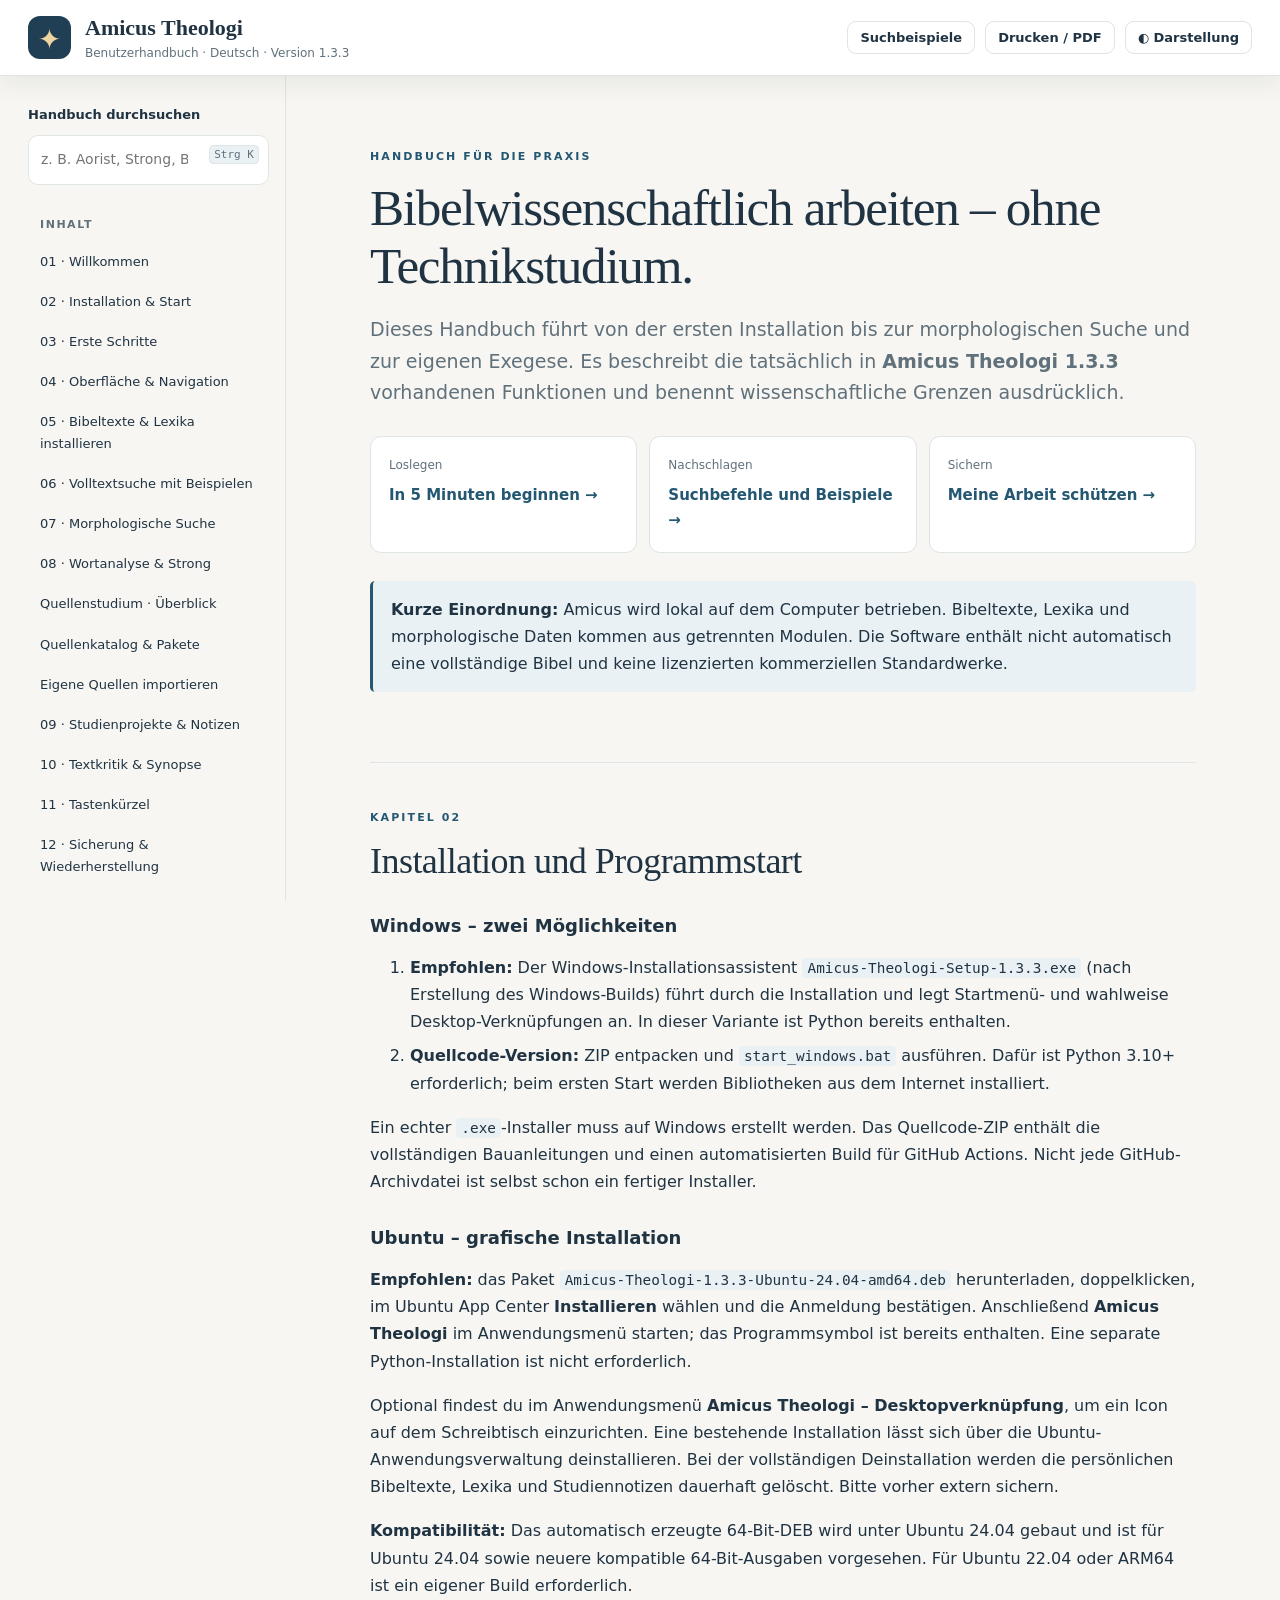
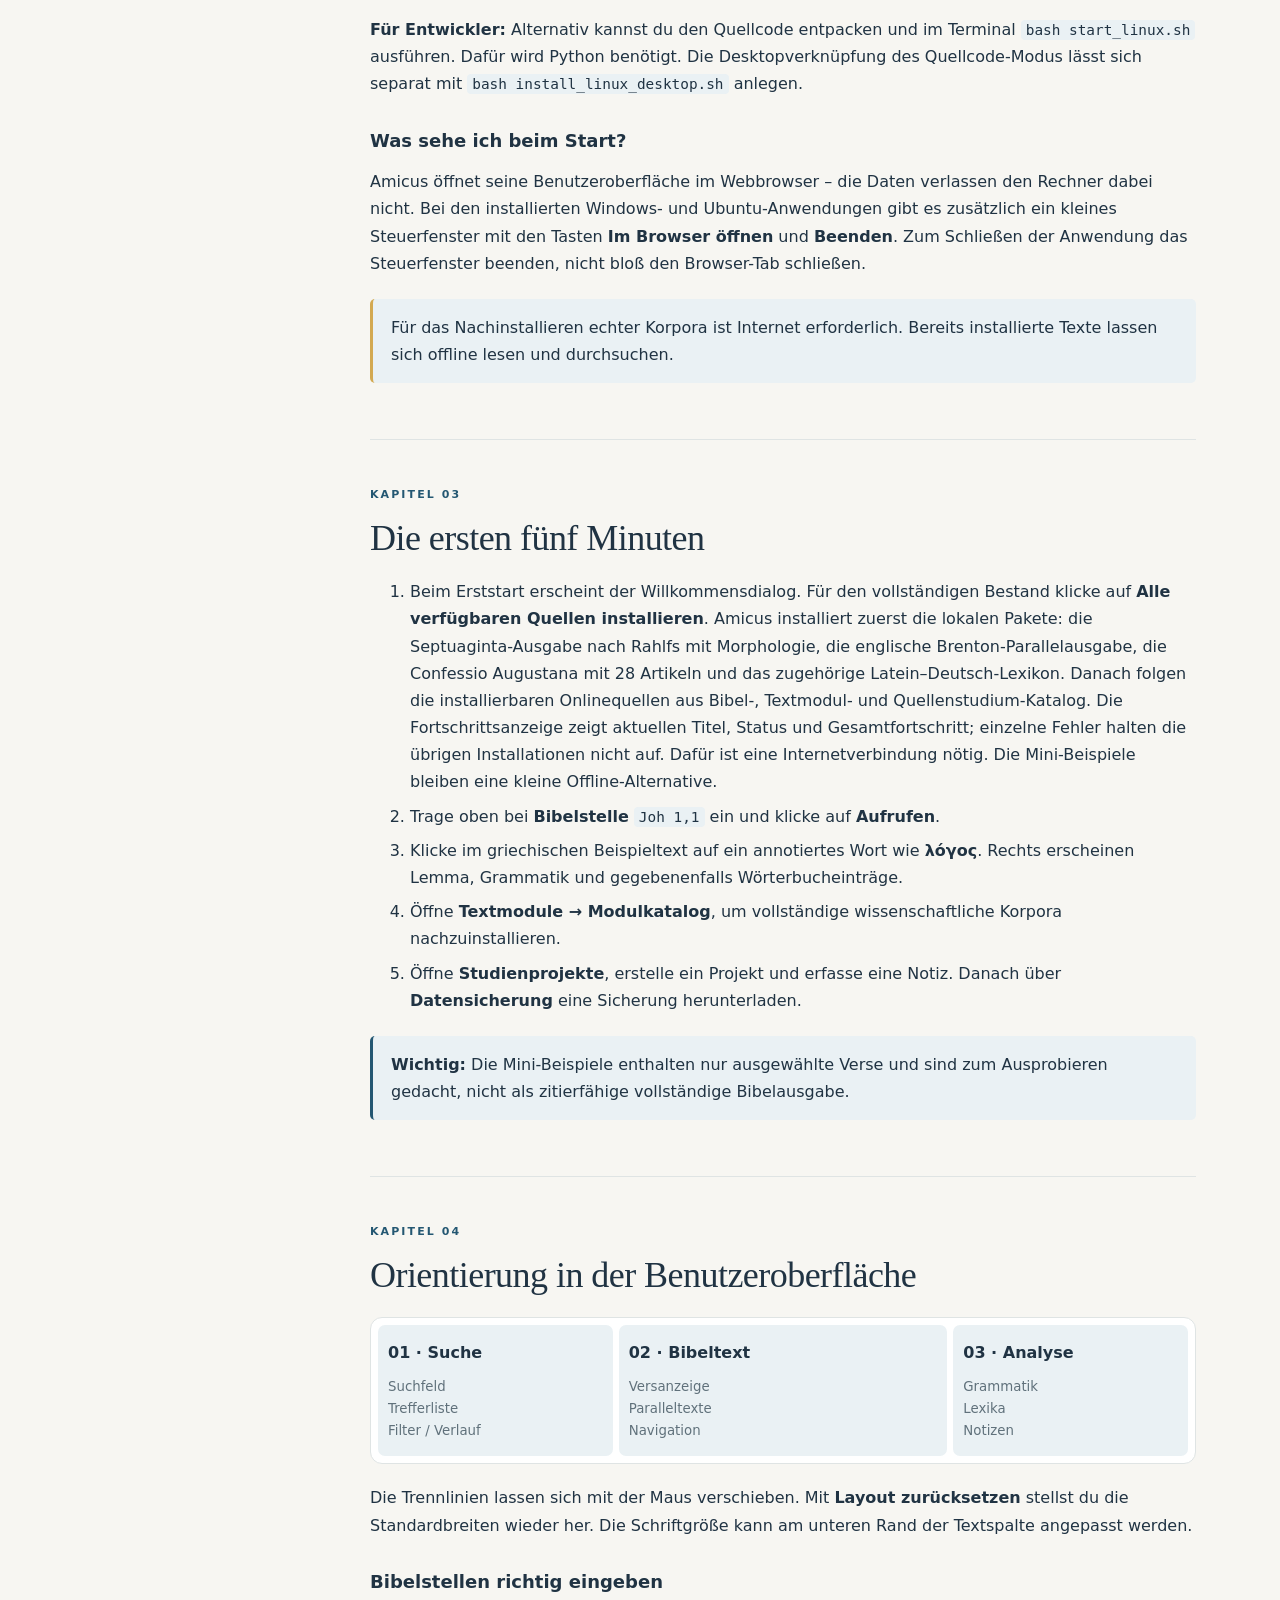
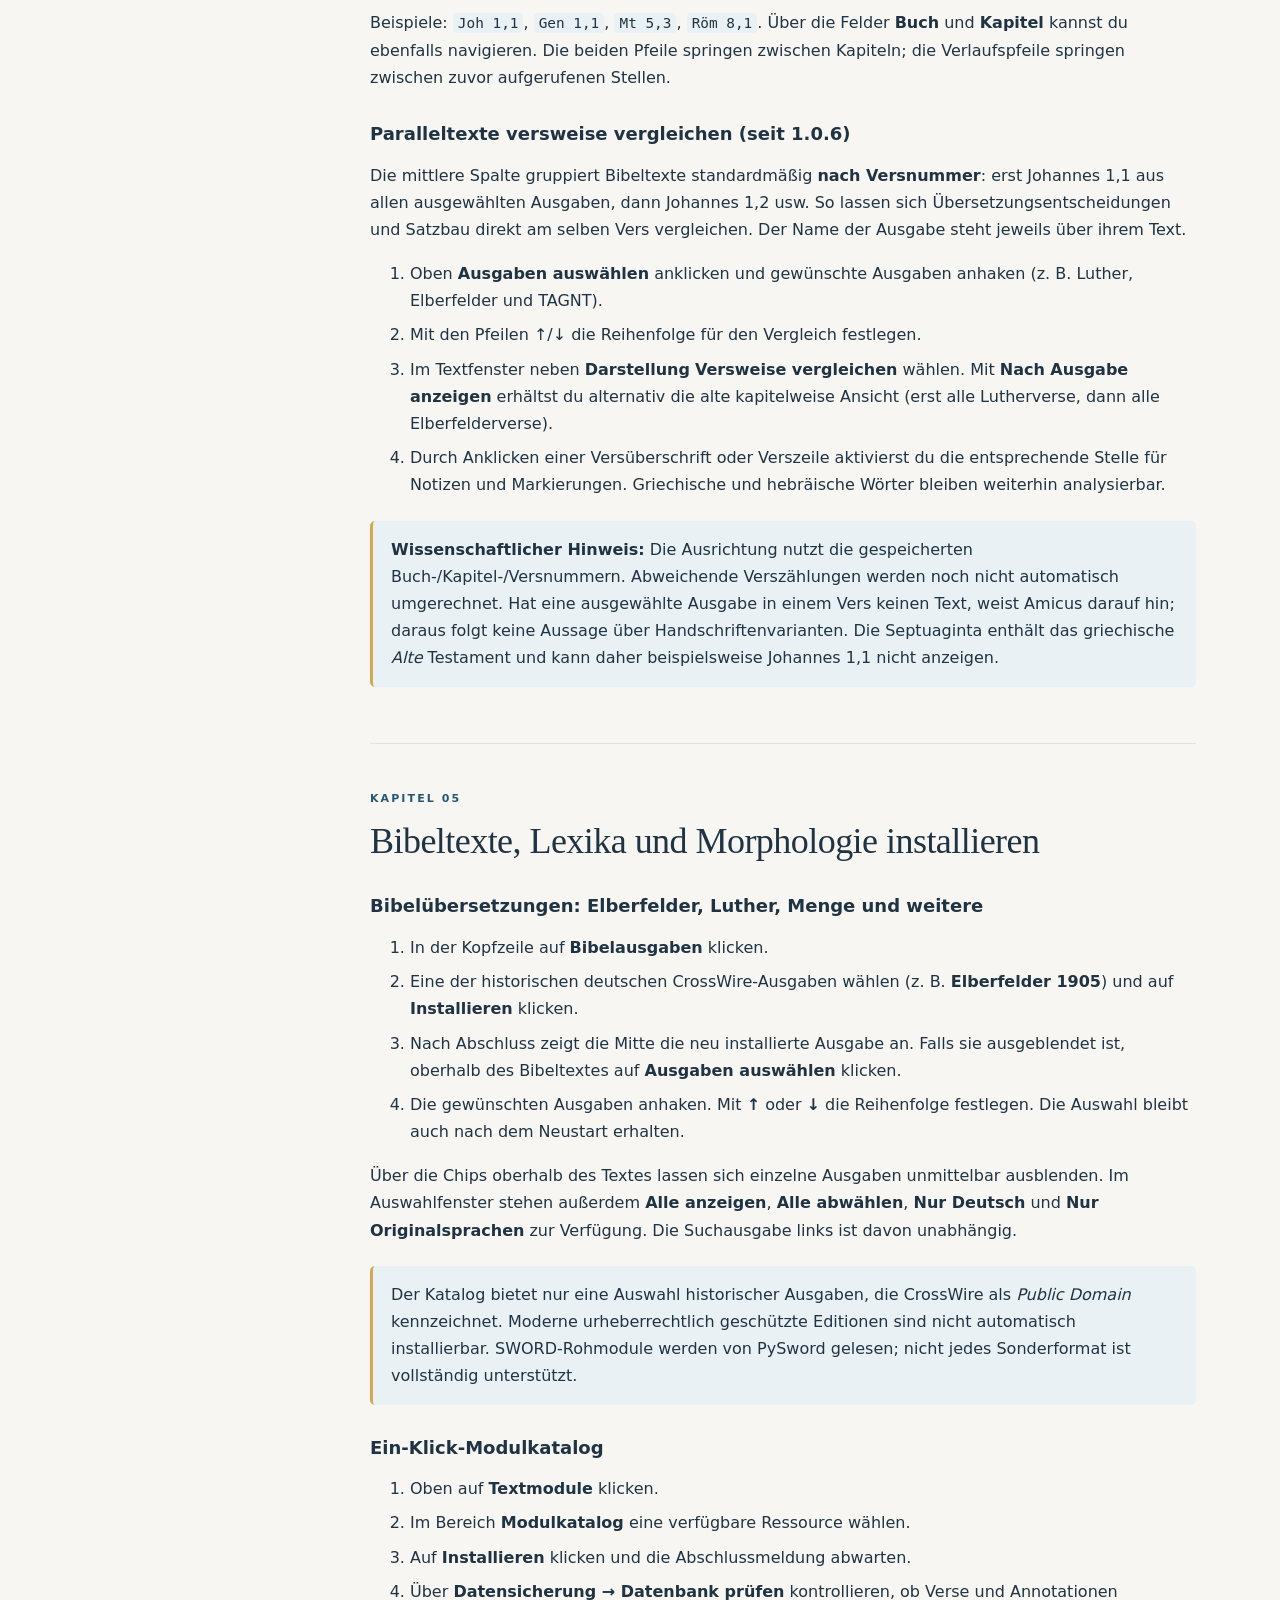
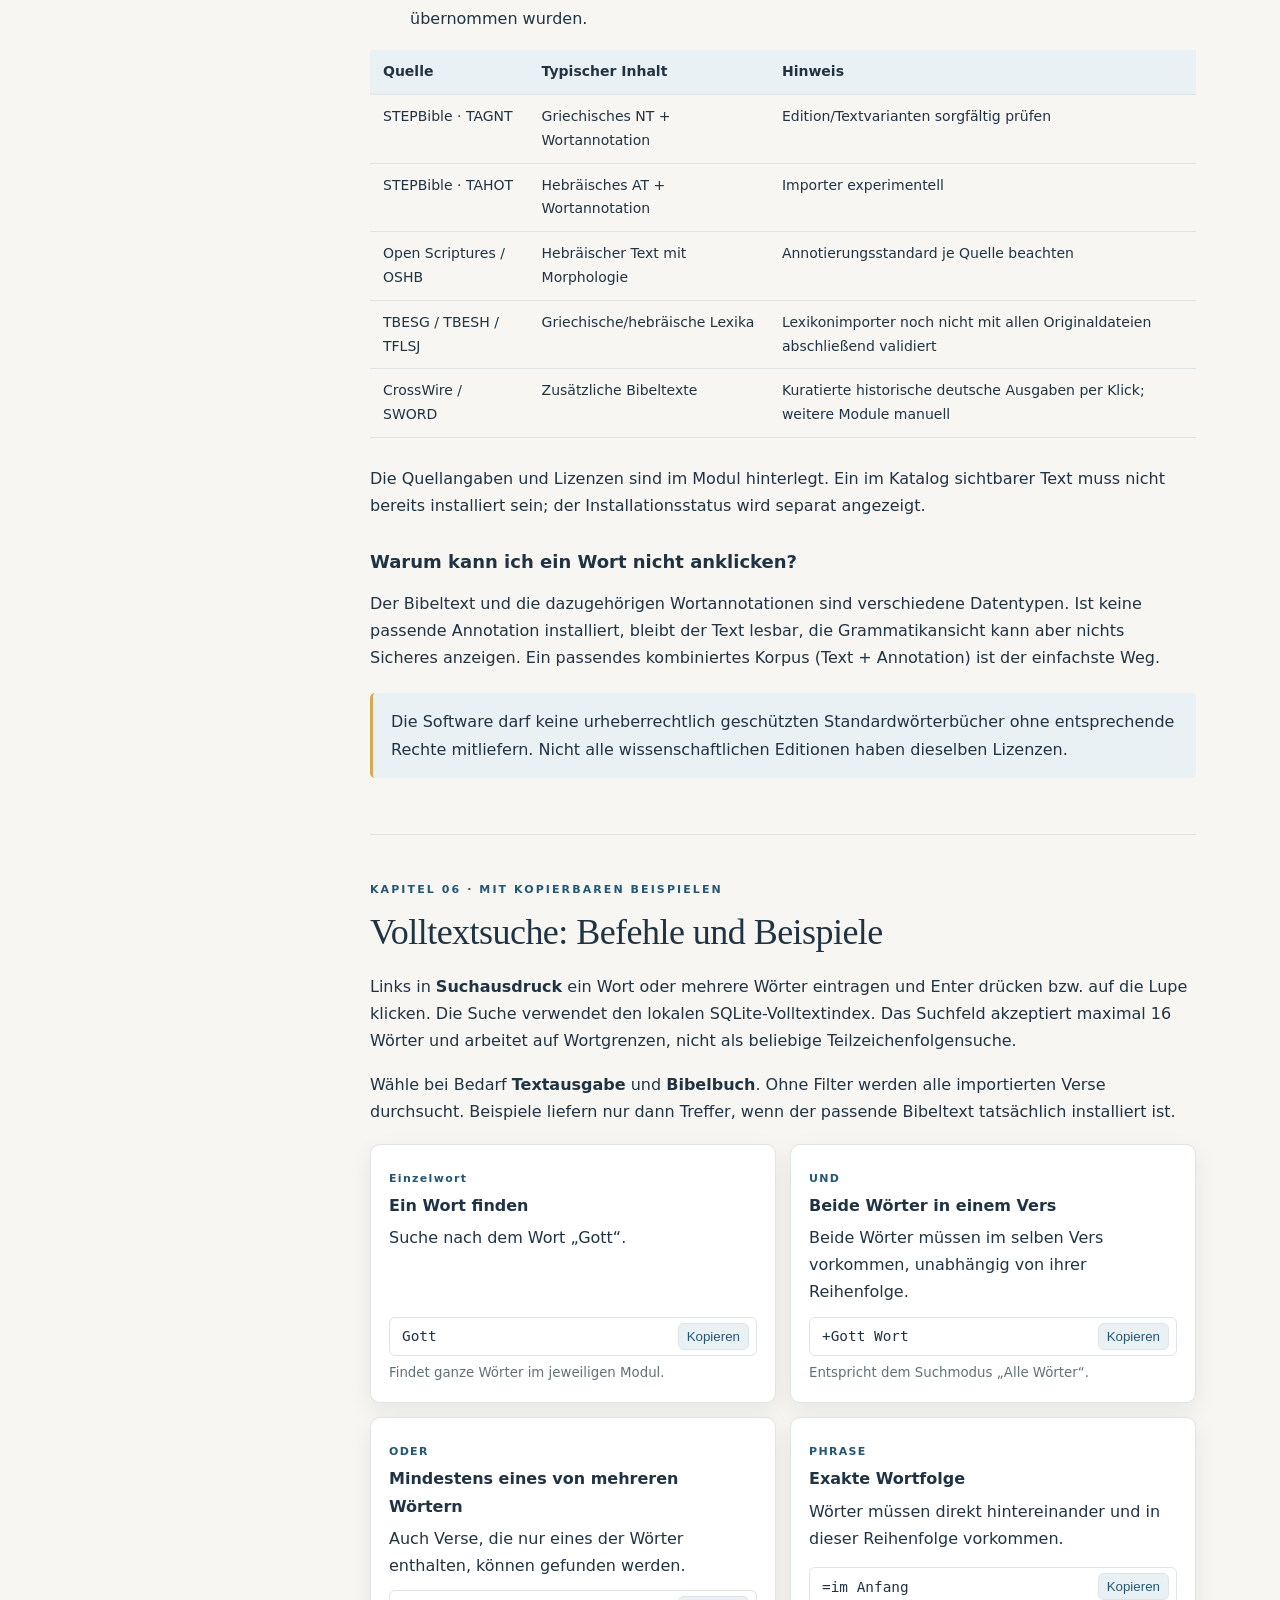
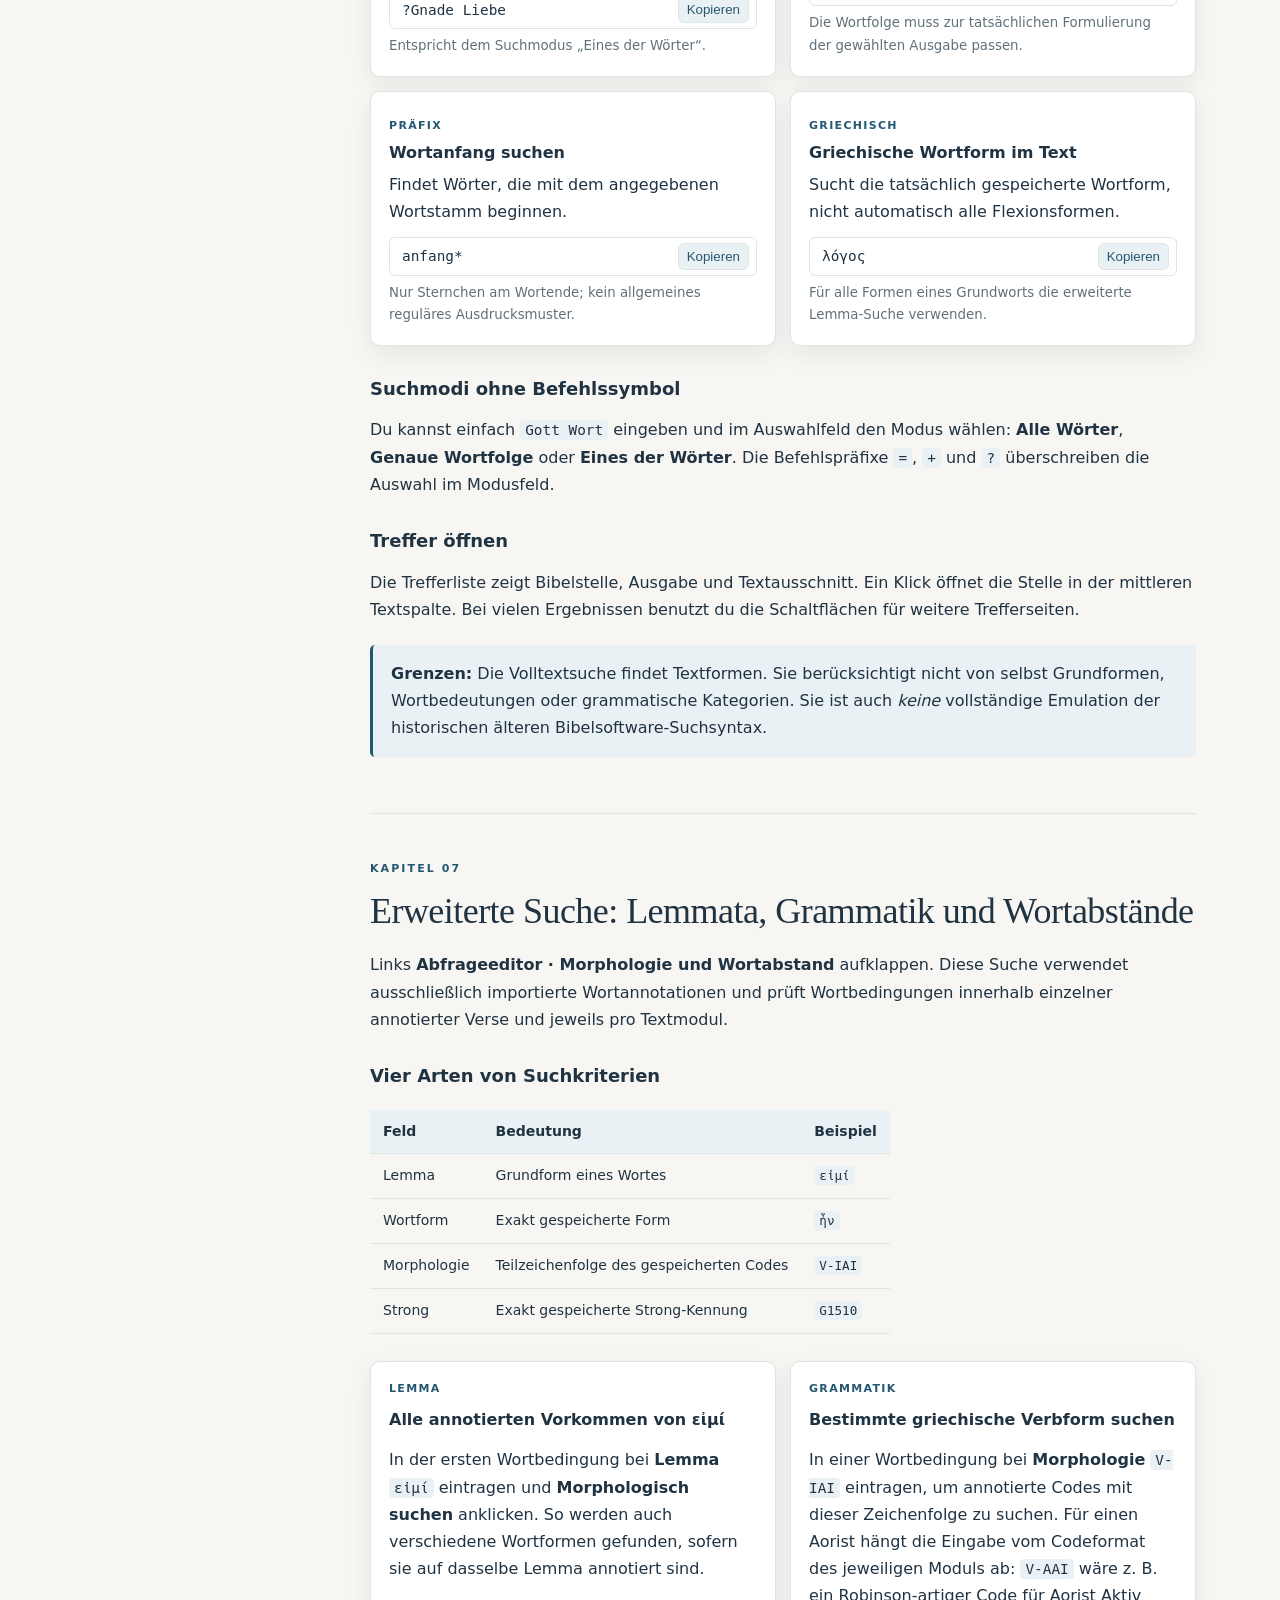
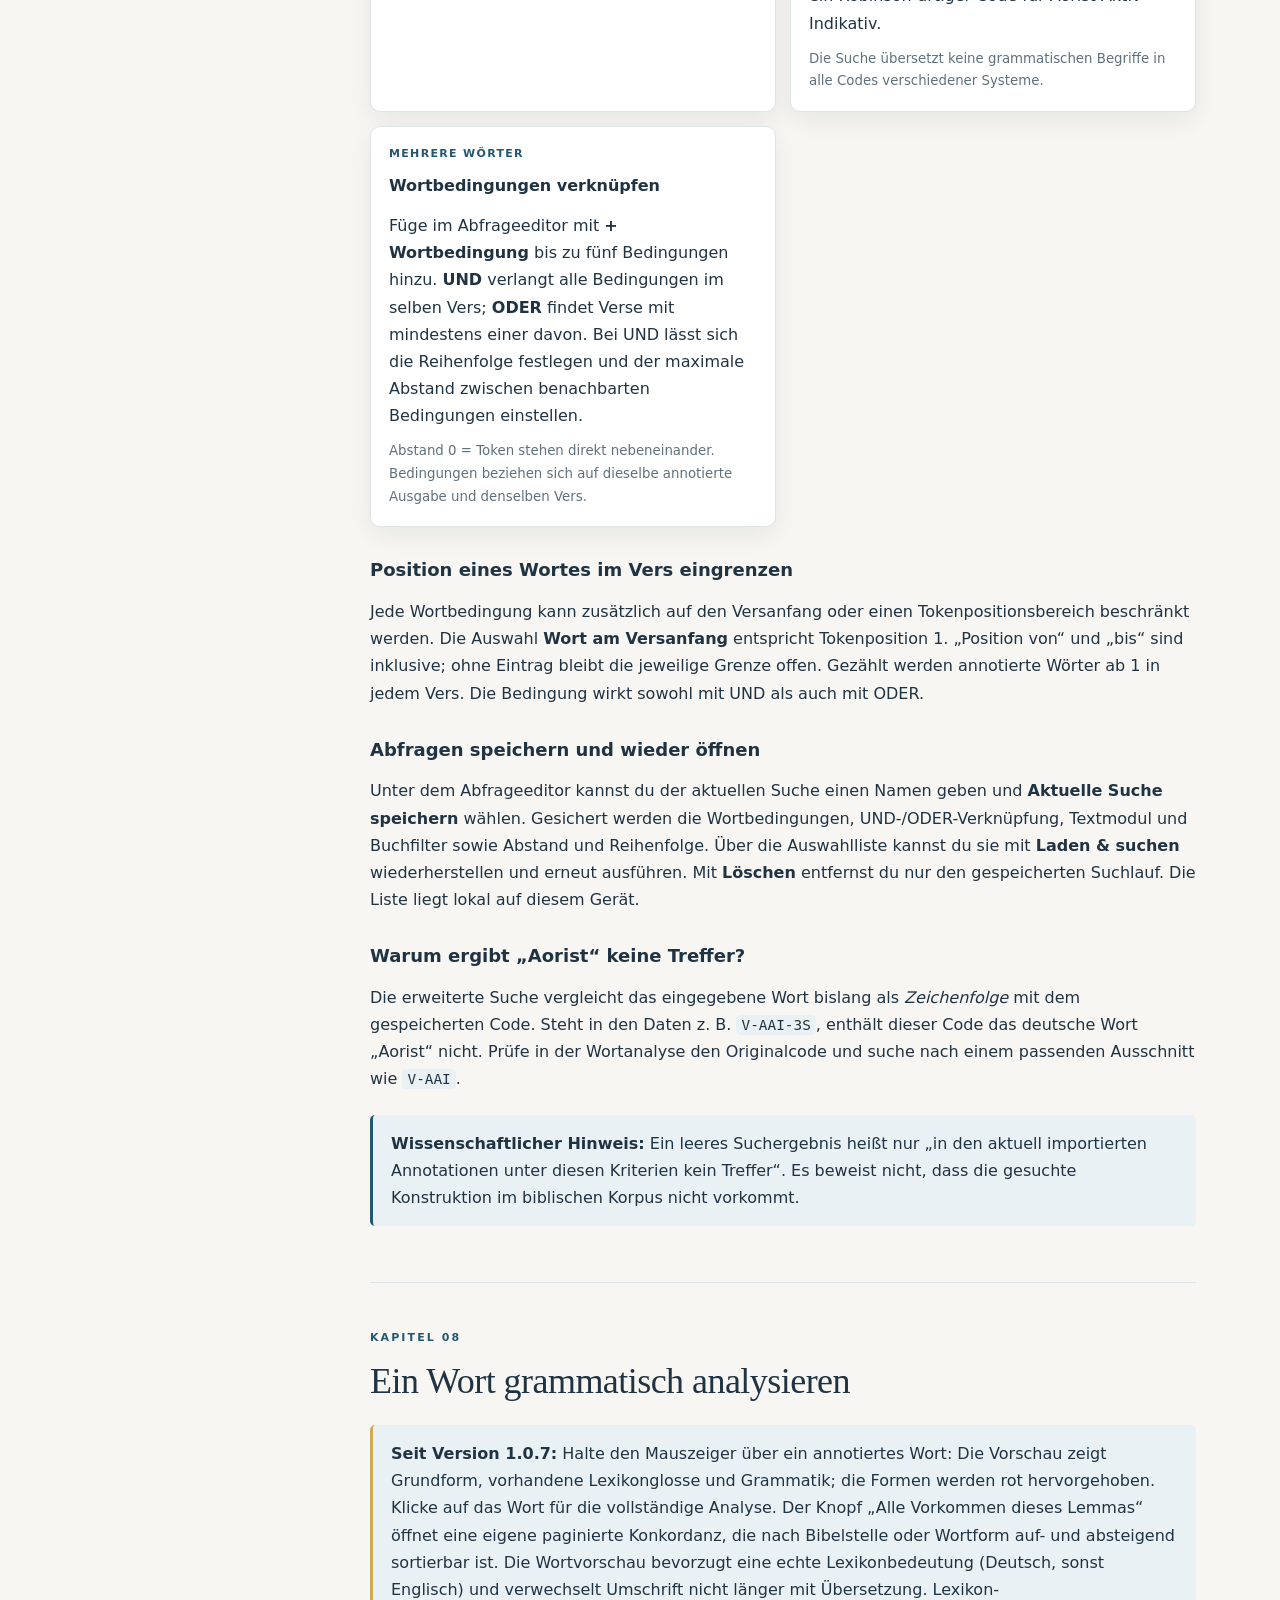
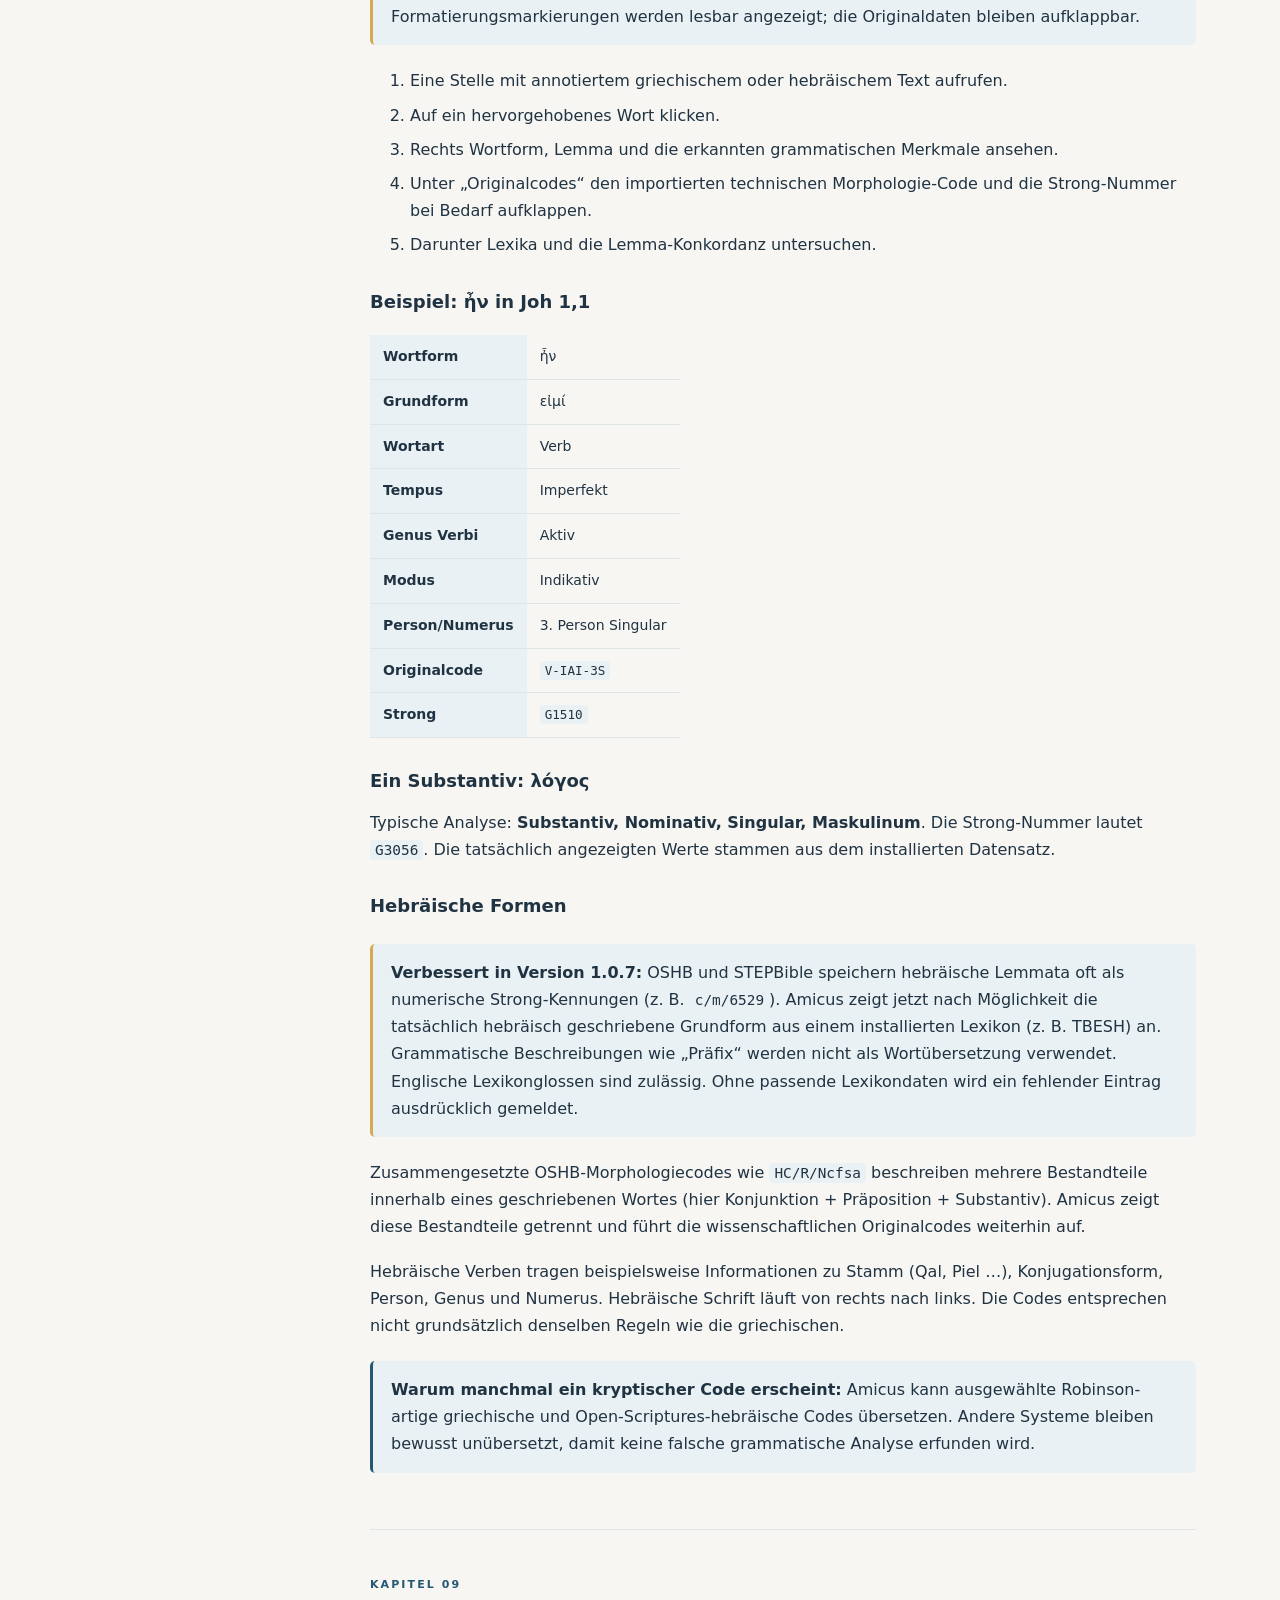
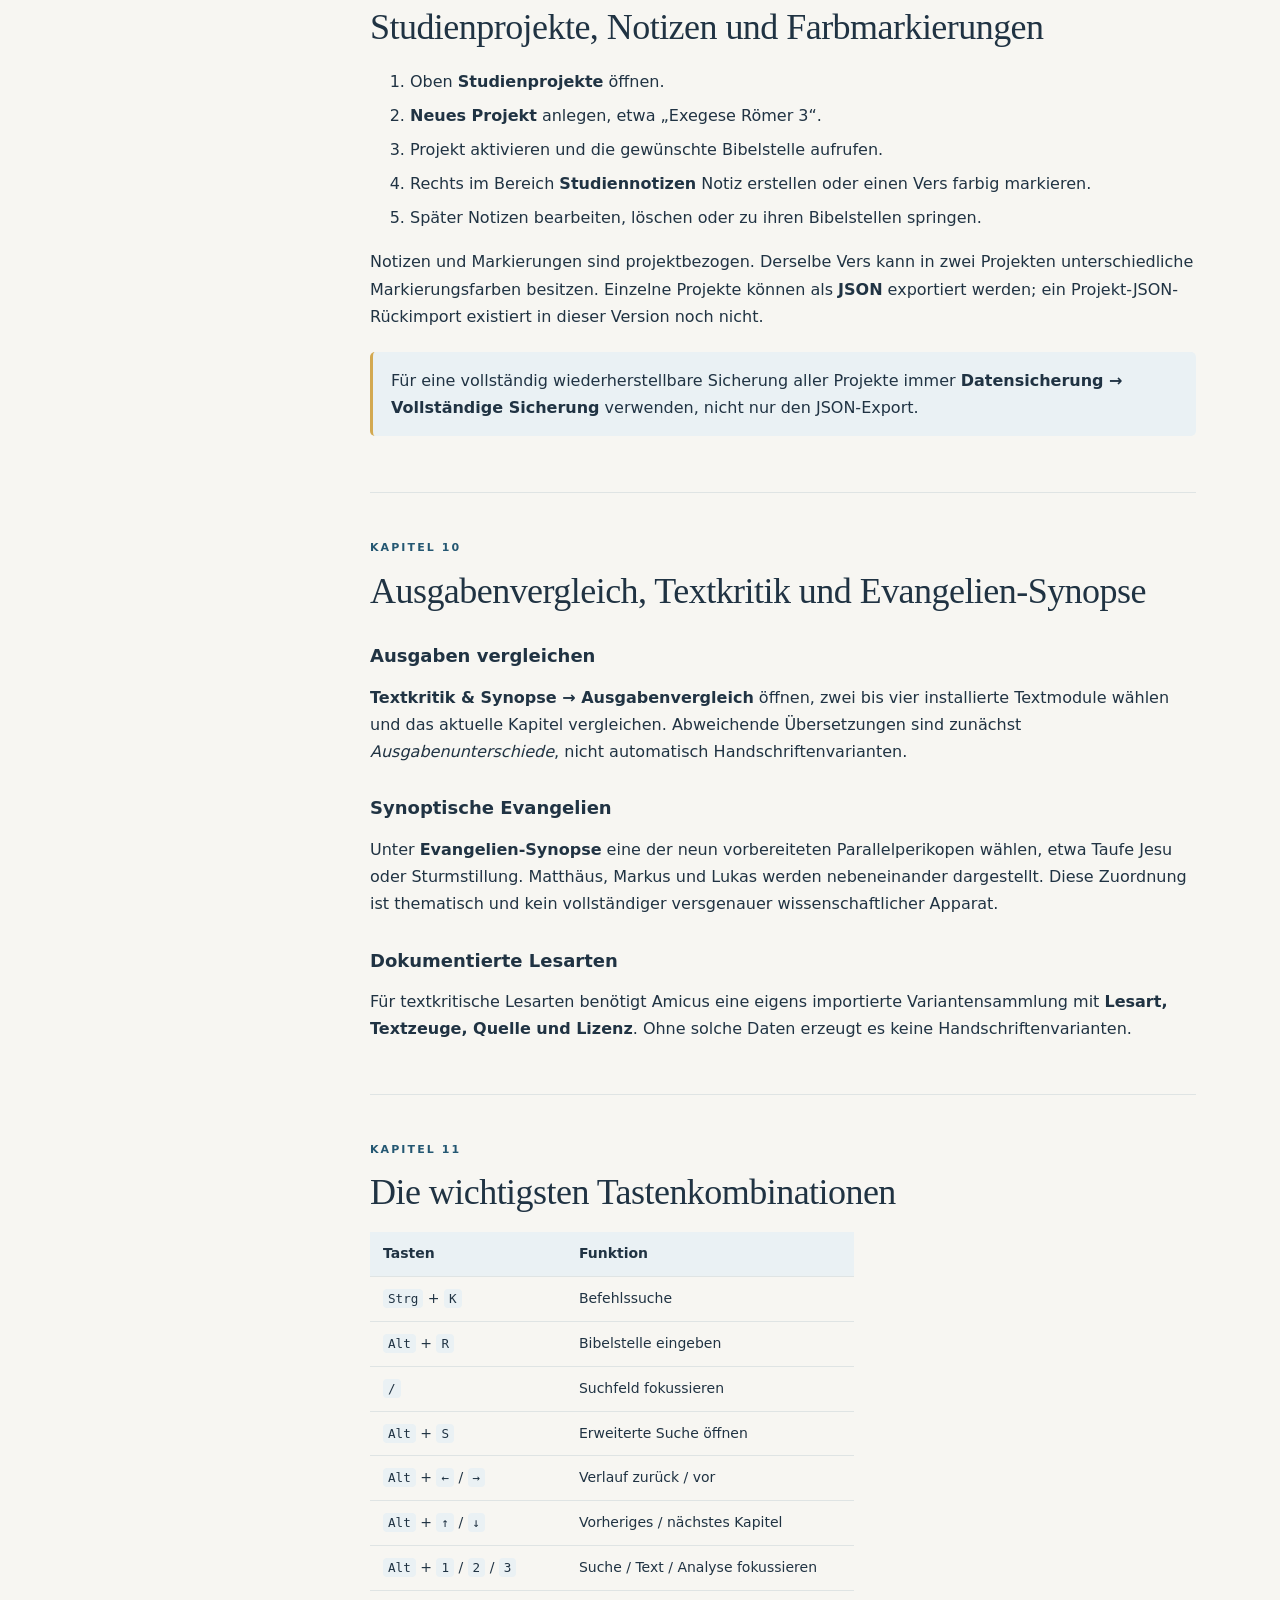
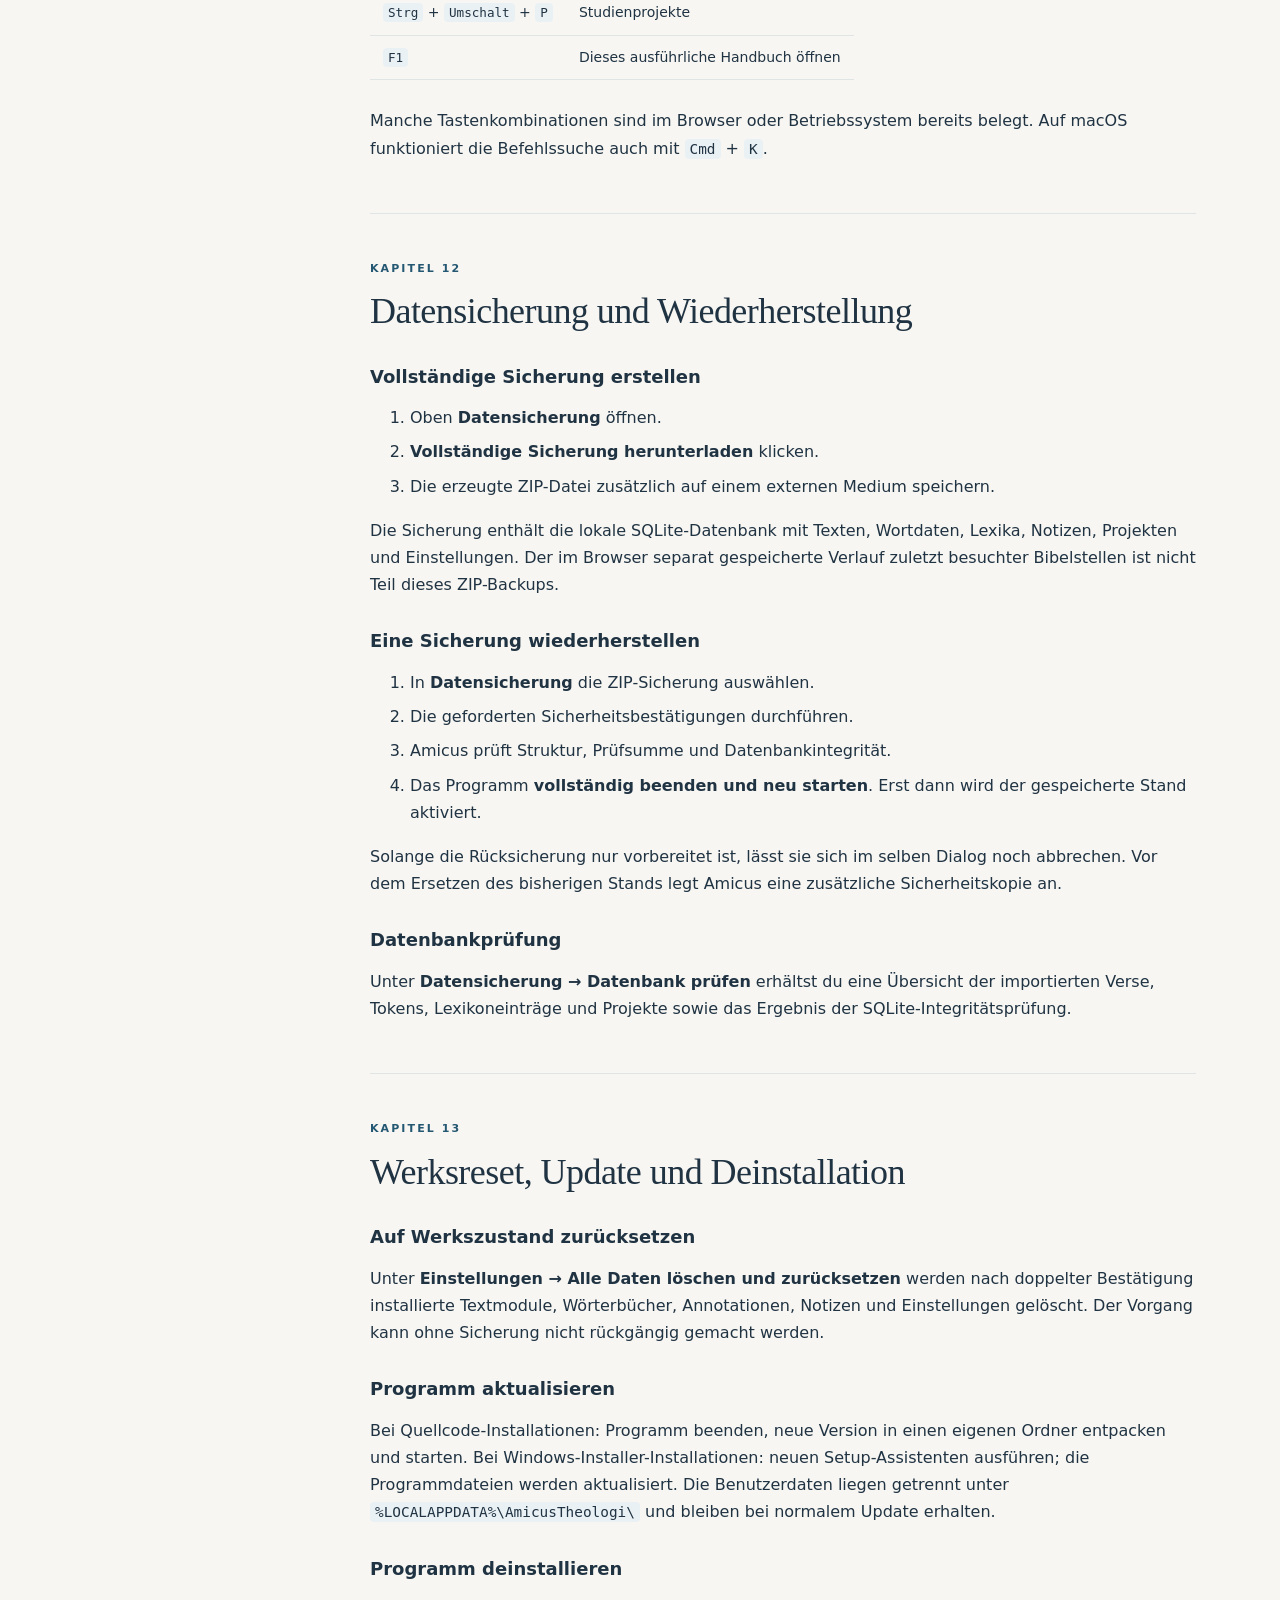
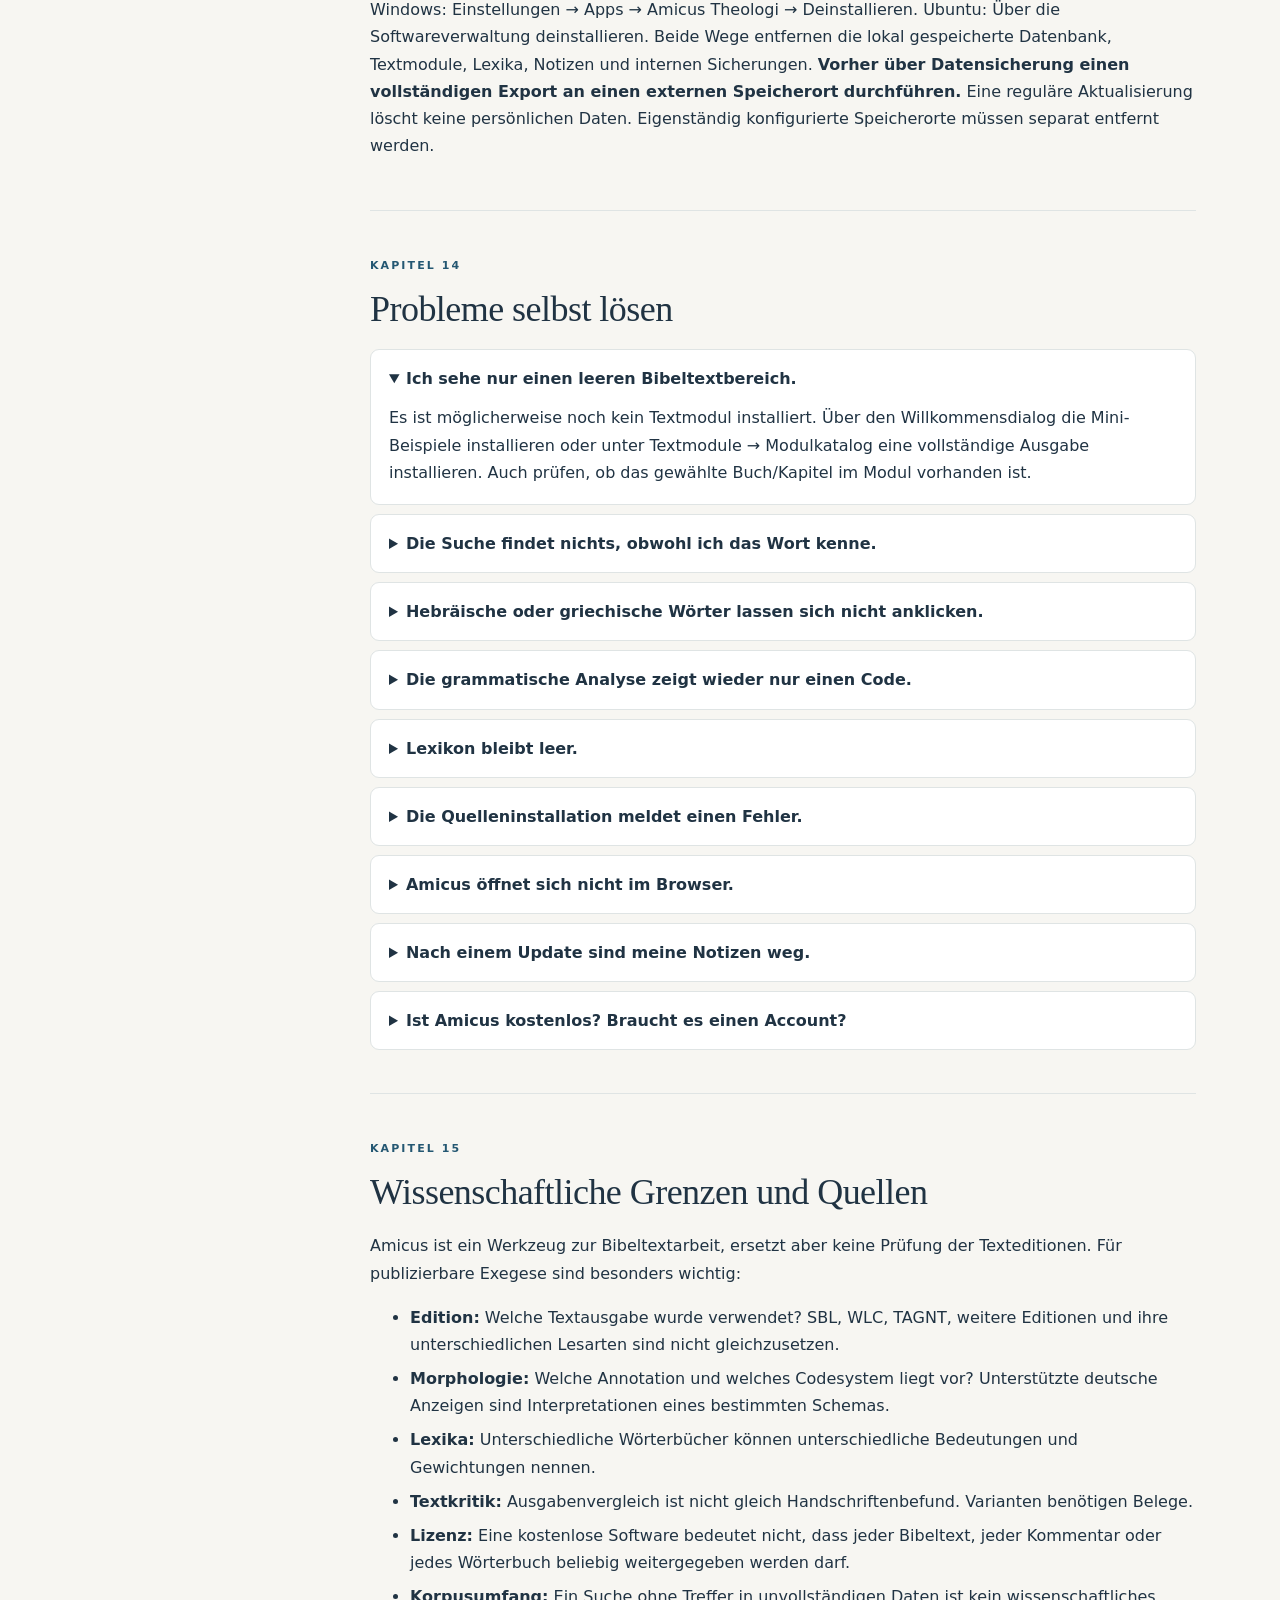
<file: ANLEITUNG.html>
<!doctype html>
<html lang="de">
<head>
<meta charset="utf-8"><meta name="viewport" content="width=device-width, initial-scale=1">
<meta name="description" content="Durchsuchbare Offline-Anleitung für Amicus Theologi: Bibeltexte, Suche, Morphologie, Studienprojekte und Datensicherung.">
<title>Handbuch · Amicus Theologi</title>
<link rel="icon" href="data:image/svg+xml,%3Csvg xmlns='http://www.w3.org/2000/svg' viewBox='0 0 64 64'%3E%3Crect width='64' height='64' rx='14' fill='%231a344b'/%3E%3Cpath d='M9 19q13-6 23 4 10-10 23-4v29q-13-5-23 4-10-9-23-4z' fill='none' stroke='%23eacb83' stroke-width='3'/%3E%3Cpath d='M32 25v22' stroke='%23eacb83' stroke-width='2'/%3E%3C/svg%3E">
<style>
:root{--paper:#f7f6f2;--card:#fff;--ink:#203343;--muted:#60717b;--line:#dfe4e4;--accent:#245772;--accent-pale:#eaf1f4;--gold:#d3a951;--shadow:0 8px 24px rgba(18,35,45,.07)}
:root[data-theme="dark"]{--paper:#111c27;--card:#172635;--ink:#e7edf2;--muted:#adbbc7;--line:#344654;--accent:#8cbfdb;--accent-pale:#243a4d;--gold:#e2bf74;--shadow:0 8px 24px rgba(0,0,0,.15)}
*{box-sizing:border-box}html{scroll-behavior:smooth;scroll-padding-top:96px}body{margin:0;font:16px/1.7 system-ui,-apple-system,'Segoe UI',Arial,sans-serif;background:var(--paper);color:var(--ink)}a{color:var(--accent)}a:focus-visible,button:focus-visible,input:focus-visible{outline:3px solid var(--gold);outline-offset:2px}.skip{position:absolute;top:-100px;left:16px;background:var(--card);padding:12px;z-index:100}.skip:focus{top:5px}.mast{position:sticky;top:0;z-index:10;background:var(--card);border-bottom:1px solid var(--line);box-shadow:var(--shadow)}.mast-inner{max-width:1560px;margin:auto;min-height:75px;display:flex;align-items:center;gap:14px;padding:10px 28px}.logo{display:grid;place-items:center;width:43px;height:43px;border-radius:12px;background:#203f55;color:#eed4a0;font-size:28px;text-decoration:none}.mast-titles{display:grid;line-height:1.25}.mast-titles strong{font-family:Georgia,serif;font-size:22px}.mast-titles span{color:var(--muted);font-size:12px;margin-top:5px}.mast-actions{display:flex;gap:10px;margin-left:auto;align-items:center}.mast-actions a,.mast-actions button{font:600 13px system-ui,sans-serif;text-decoration:none;white-space:nowrap;border:1px solid var(--line);background:var(--card);color:var(--ink);border-radius:9px;padding:8px 12px;cursor:pointer}.mast-actions a:hover,.mast-actions button:hover{border-color:var(--accent)}.layout{max-width:1560px;margin:auto;display:grid;grid-template-columns:286px minmax(0,1fr);align-items:start}.sidebar{position:sticky;top:75px;height:calc(100vh - 75px);overflow:auto;padding:28px 16px 18px 28px;border-right:1px solid var(--line)}.search-wrap{padding:0 0 16px}.search-wrap label{display:block;font-size:13px;font-weight:700;margin-bottom:9px}.search-row{position:relative}.search-row input{width:100%;padding:12px 66px 12px 12px;border:1px solid var(--line);border-radius:10px;background:var(--card);color:var(--ink);font:inherit;font-size:14px}.search-row kbd{position:absolute;right:10px;top:10px;font-size:11px;color:var(--muted);border:1px solid var(--line);padding:2px 4px;border-radius:4px}.search-wrap>button{background:none;border:0;color:var(--accent);cursor:pointer;margin-top:8px;padding:4px}.nav-label{font-size:11px;font-weight:800;letter-spacing:.14em;color:var(--muted);margin:15px 0 8px 12px}.contents a{display:block;text-decoration:none;padding:8px 12px;border-radius:8px;font-size:13px;color:var(--ink);margin:2px 0}.contents a:hover,.contents a.active{background:var(--accent-pale);color:var(--accent)}.sidebar-bottom{font-size:12px;color:var(--muted);border-top:1px solid var(--line);padding-top:15px}.content{max-width:950px;padding:42px 62px 100px;margin:auto}.hero{padding:30px 0 48px;border-bottom:1px solid var(--line)}.eyebrow{font-size:11px;font-weight:800;letter-spacing:.19em;text-transform:uppercase;color:var(--accent);margin:0 0 12px}.hero h1{font-family:Georgia,serif;font-weight:500;font-size:clamp(35px,4vw,56px);line-height:1.13;letter-spacing:-.025em;margin:0 0 20px}.lede{font-size:19px;color:var(--muted);line-height:1.65}.hero-grid{display:grid;grid-template-columns:repeat(3,1fr);gap:12px;margin:28px 0}.hero-grid a{display:flex;flex-direction:column;text-decoration:none;gap:7px;background:var(--card);border:1px solid var(--line);padding:18px;border-radius:11px}.hero-grid span{color:var(--muted);font-size:12px}.hero-grid strong{color:var(--accent);font-size:15px}.help-chapter:not(.hero){padding:46px 0 34px;border-bottom:1px solid var(--line)}h2{font:500 clamp(28px,3vw,36px)/1.2 Georgia,serif;letter-spacing:-.015em;margin:0 0 18px}h3{font-size:18px;margin:28px 0 8px}p,ul,ol{margin:12px 0 17px}li{margin-bottom:7px}strong{font-weight:700}code,kbd{font: .9em 'Cascadia Code',Consolas,'DejaVu Sans Mono',monospace;background:var(--accent-pale);border-radius:4px;padding:2px 5px;color:var(--ink)}pre{background:var(--card);border:1px solid var(--line);padding:16px;border-radius:9px;overflow:auto;line-height:1.65}pre code{background:none;padding:0}table{width:100%;border-collapse:collapse;font-size:14px;margin:18px 0 27px;display:block;overflow:auto}th,td{text-align:left;vertical-align:top;border-bottom:1px solid var(--line);padding:10px 13px}th{background:var(--accent-pale)}.notice,.tip{background:var(--accent-pale);border-left:3px solid var(--accent);padding:15px 18px;border-radius:5px;margin:22px 0}.tip{border-color:var(--gold)}.layout-diagram{display:grid;grid-template-columns:1fr 1.4fr 1fr;gap:6px;border:1px solid var(--line);padding:7px;background:var(--card);border-radius:12px;margin:20px 0}.layout-diagram div{background:var(--accent-pale);padding:14px 10px;border-radius:7px;min-height:120px}.layout-diagram strong,.layout-diagram small{display:block}.layout-diagram small{margin-top:10px;line-height:1.65;color:var(--muted)}.example-list{display:grid;grid-template-columns:repeat(2,minmax(0,1fr));gap:14px;margin:18px 0}.example{padding:18px;background:var(--card);border:1px solid var(--line);border-radius:10px;display:flex;flex-direction:column;gap:6px;box-shadow:var(--shadow)}.example h3{margin:2px 0;font-size:16px}.example p{margin:5px 0}.example small{color:var(--muted)}.tag{font-size:11px;letter-spacing:.12em;font-weight:800;color:var(--accent)}.example-command{display:flex;align-items:center;justify-content:space-between;gap:6px;border:1px solid var(--line);padding:5px 7px;border-radius:6px;margin-top:auto}.example-command code{background:none;overflow-wrap:anywhere}.example-command button{border:1px solid var(--line);padding:5px 8px;border-radius:6px;background:var(--accent-pale);color:var(--accent);cursor:pointer}.faq details{background:var(--card);border:1px solid var(--line);padding:15px 18px;margin:9px 0;border-radius:9px}.faq summary{font-weight:700;cursor:pointer}.faq details p{margin-bottom:3px}.glossary dt{font-weight:750;padding-top:15px;border-top:1px solid var(--line)}.glossary dd{margin:3px 0 16px;color:var(--muted)}.manual-footer{padding:35px 0;color:var(--muted);font-size:13px}.manual-footer p{margin:5px 0}.hit-row{display:block;background:var(--card);padding:12px;margin:6px 0;border-radius:9px;border:1px solid var(--line);text-decoration:none}.hit-row strong,.hit-row span{display:block}.hit-row span{font-size:12px;color:var(--muted)}.hit-row mark{background:#edce85;color:#27271e;padding:0 1px}.search-summary{font-size:12px;color:var(--muted)}.search-empty{font-size:13px;color:var(--muted)}
@media(max-width:990px){.content{padding:32px 32px 80px}.layout{grid-template-columns:230px minmax(0,1fr)}.sidebar{padding:18px 11px}.mast-actions a{display:none}}
@media(max-width:700px){.layout{display:block}.sidebar{position:relative;top:0;height:auto;border-right:0;border-bottom:1px solid var(--line);padding:15px}.contents{display:flex;gap:5px;overflow:auto;padding-bottom:10px}.contents a{white-space:nowrap;font-size:12px}.sidebar-bottom,.nav-label{display:none}.content{padding:25px 18px 60px}.hero-grid,.example-list{grid-template-columns:1fr}.mast-inner{padding:10px 14px}.mast-titles strong{font-size:17px}.mast-actions{gap:5px}.mast-actions button{font-size:11px;padding:7px}.mast-actions #print{display:none}}
@media print{.mast,.sidebar,.hero-grid,.example-command button,.manual-footer a{display:none!important}.layout{display:block}.content{max-width:none;padding:0}.help-chapter{break-inside:avoid;padding:15px 0!important}body{background:white;color:#111;font-size:11pt}h1{font-size:29pt}h2{font-size:19pt}a{text-decoration:none;color:#111}.example-list{grid-template-columns:1fr 1fr}.example{box-shadow:none}.notice,.tip{background:#eee}table{display:table}}

</style>
<script>
/* Offline-only client-side full-text index for the Amicus Theologi manual.
   No external service, cookies, analytics, or network requests. */
(()=>{
  'use strict';
  const input=document.getElementById('manual-search');
  const results=document.getElementById('search-results');
  const clear=document.getElementById('clear-search');
  const chapters=[...document.querySelectorAll('.help-chapter')];
  const links=[...document.querySelectorAll('.contents a')];
  const normalize=text=>(text||'').toLocaleLowerCase('de-DE').normalize('NFD').replace(/[\u0300-\u036f]/g,'');
  const textIndex=chapters.map(node=>({
    id:node.id,
    title:node.querySelector('h1,h2')?.textContent.trim()||node.id,
    text:node.textContent.replace(/\s+/g,' ').trim(),
    keywords:node.getAttribute('data-keywords')||''
  }));
  const sortResults=query=>{
    const terms=normalize(query).split(/\s+/).filter(Boolean);
    if(!terms.length)return [];
    return textIndex.map(item=>{
      const title=normalize(item.title),body=normalize(item.text),tags=normalize(item.keywords);
      if(!terms.every(term=>title.includes(term)||body.includes(term)||tags.includes(term)))return null;
      let score=0;
      for(const term of terms)score+=(title.includes(term)?30:0)+(tags.includes(term)?15:0)+(body.includes(term)?1:0);
      const first=body.indexOf(terms[0]);
      const start=Math.max(0,first-68),end=Math.min(item.text.length,first+120);
      // normalized positions can differ for accents, but snippets are purely informative
      return {...item,score,snippet:(start?'…':'')+item.text.slice(start,end)+(end<item.text.length?'…':'')};
    }).filter(Boolean).sort((a,b)=>b.score-a.score||a.title.localeCompare(b.title,'de'));
  };
  function render(){
    const q=input.value.trim();clear.hidden=!q;results.replaceChildren();
    if(!q)return;
    const matched=sortResults(q),top=matched.slice(0,14);
    const count=document.createElement('p');count.className='search-summary';count.textContent=matched.length===1?'1 Kapitel gefunden':`${matched.length} Kapitel gefunden`;results.append(count);
    if(!matched.length){const p=document.createElement('p');p.className='search-empty';p.textContent='Nichts gefunden. Versuche z. B. „Lemma“, „Aorist“ oder „Sicherung“.';results.append(p);return}
    for(const item of top){const a=document.createElement('a');a.className='hit-row';a.href='#'+item.id;
      const head=document.createElement('strong');head.textContent=item.title;
      const snippet=document.createElement('span');snippet.textContent=item.snippet;
      a.append(head,snippet);a.addEventListener('click',()=>{input.blur();document.getElementById(item.id)?.scrollIntoView()});results.append(a)}
  }
  input.addEventListener('input',render);
  clear.addEventListener('click',()=>{input.value='';render();input.focus()});
  document.addEventListener('keydown',e=>{
    if((e.ctrlKey||e.metaKey)&&e.key.toLowerCase()==='k'){
      e.preventDefault();input.focus();input.select();return
    }
    if(e.key==='Escape'&&document.activeElement===input){input.value='';render();input.blur()}
  });
  document.querySelectorAll('[data-copy]').forEach(button=>button.addEventListener('click',async()=>{
    const value=button.dataset.copy;const old=button.textContent;
    try{
      if(navigator.clipboard&&window.isSecureContext)await navigator.clipboard.writeText(value);
      else{const area=document.createElement('textarea');area.value=value;area.style.position='fixed';area.style.left='-10000px';document.body.append(area);area.select();if(!document.execCommand('copy'))throw new Error('Clipboard unavailable');area.remove()}
      button.textContent='Kopiert ✓';
    }catch{button.textContent='Bitte Text markieren'}
    setTimeout(()=>button.textContent=old,1800);
  }));
  document.getElementById('print').addEventListener('click',()=>window.print());
  const theme=document.getElementById('theme');
  try{document.documentElement.dataset.theme=localStorage.getItem('amicus_help_theme')||'light'}catch{}
  theme.addEventListener('click',()=>{
    const mode=document.documentElement.dataset.theme==='dark'?'light':'dark';
    document.documentElement.dataset.theme=mode;
    try{localStorage.setItem('amicus_help_theme',mode)}catch{}
  });
  function markActive(){const hash=location.hash||'#start';for(const a of links)a.classList.toggle('active',a.getAttribute('href')===hash)}
  window.addEventListener('hashchange',markActive);markActive();
  if(new URLSearchParams(location.search).has('q')){input.value=new URLSearchParams(location.search).get('q').slice(0,120);render()}
})();

</script>
</head>
<body>
<a class="skip" href="#inhalt">Zum Inhalt springen</a>
<header class="mast"><div class="mast-inner"><a class="logo" href="#start" aria-label="Zum Anfang">✦</a><div class="mast-titles"><strong>Amicus Theologi</strong><span>Benutzerhandbuch · Deutsch · Version 1.3.3</span></div><div class="mast-actions"><a href="#suche-grundlagen">Suchbeispiele</a><button id="print" type="button">Drucken / PDF</button><button id="theme" type="button" title="Hell/Dunkel umschalten">◐ Darstellung</button></div></div></header>
<div class="layout">
<aside class="sidebar" aria-label="Handbuch-Navigation"><div class="search-wrap"><label for="manual-search">Handbuch durchsuchen</label><div class="search-row"><input id="manual-search" type="search" placeholder="z. B. Aorist, Strong, Backup …" autocomplete="off" aria-controls="search-results"><kbd>Strg K</kbd></div><button id="clear-search" type="button" hidden>Suche löschen ×</button><div id="search-results" role="status" aria-live="polite"></div></div><nav class="contents" aria-label="Kapitel"><p class="nav-label">INHALT</p>
<a href="#start">01 · Willkommen</a><a href="#installation">02 · Installation &amp; Start</a><a href="#erster-start">03 · Erste Schritte</a><a href="#oberflaeche">04 · Oberfläche &amp; Navigation</a><a href="#modulmanager">05 · Bibeltexte &amp; Lexika installieren</a><a href="#suche-grundlagen">06 · Volltextsuche mit Beispielen</a><a href="#suche-erweitert">07 · Morphologische Suche</a><a href="#morphologie">08 · Wortanalyse &amp; Strong</a><a href="#quellenbereich">Quellenstudium · Überblick</a><a href="#quellenkatalog">Quellenkatalog &amp; Pakete</a><a href="#quellenimport">Eigene Quellen importieren</a><a href="#studien">09 · Studienprojekte &amp; Notizen</a><a href="#textkritik">10 · Textkritik &amp; Synopse</a><a href="#tastatur">11 · Tastenkürzel</a><a href="#daten">12 · Sicherung &amp; Wiederherstellung</a><a href="#reset">13 · Werksreset &amp; Updates</a><a href="#probleme">14 · Häufige Probleme</a><a href="#wissenschaft">15 · Wissenschaftliche Hinweise</a><a href="#formate">16 · Eigene Dateien importieren</a><a href="#glossar">17 · Fachbegriffe &amp; Glossar</a>
</nav><p class="sidebar-bottom">Lokal lesbar · kein Konto erforderlich · keine externe Such-API</p></aside>
<main id="inhalt" tabindex="-1"><div class="content">
<section class="hero help-chapter" id="start"><p class="eyebrow">HANDBUCH FÜR DIE PRAXIS</p><h1>Bibelwissenschaftlich arbeiten – ohne Technikstudium.</h1><p class="lede">Dieses Handbuch führt von der ersten Installation bis zur morphologischen Suche und zur eigenen Exegese. Es beschreibt die tatsächlich in <strong>Amicus Theologi 1.3.3</strong> vorhandenen Funktionen und benennt wissenschaftliche Grenzen ausdrücklich.</p><div class="hero-grid"><a href="#erster-start"><span>Loslegen</span><strong>In 5 Minuten beginnen →</strong></a><a href="#suche-grundlagen"><span>Nachschlagen</span><strong>Suchbefehle und Beispiele →</strong></a><a href="#daten"><span>Sichern</span><strong>Meine Arbeit schützen →</strong></a></div><div class="notice"><strong>Kurze Einordnung:</strong> Amicus wird lokal auf dem Computer betrieben. Bibeltexte, Lexika und morphologische Daten kommen aus getrennten Modulen. Die Software enthält nicht automatisch eine vollständige Bibel und keine lizenzierten kommerziellen Standardwerke.</div></section>
<section class="help-chapter" id="installation"><p class="eyebrow">KAPITEL 02</p><h2>Installation und Programmstart</h2><h3>Windows – zwei Möglichkeiten</h3><ol><li><strong>Empfohlen:</strong> Der Windows-Installationsassistent <code>Amicus-Theologi-Setup-1.3.3.exe</code> (nach Erstellung des Windows-Builds) führt durch die Installation und legt Startmenü- und wahlweise Desktop-Verknüpfungen an. In dieser Variante ist Python bereits enthalten.</li><li><strong>Quellcode-Version:</strong> ZIP entpacken und <code>start_windows.bat</code> ausführen. Dafür ist Python 3.10+ erforderlich; beim ersten Start werden Bibliotheken aus dem Internet installiert.</li></ol><p>Ein echter <code>.exe</code>-Installer muss auf Windows erstellt werden. Das Quellcode-ZIP enthält die vollständigen Bauanleitungen und einen automatisierten Build für GitHub Actions. Nicht jede GitHub-Archivdatei ist selbst schon ein fertiger Installer.</p><h3>Ubuntu – grafische Installation</h3>
<p><strong>Empfohlen:</strong> das Paket <code>Amicus-Theologi-1.3.3-Ubuntu-24.04-amd64.deb</code> herunterladen, doppelklicken, im Ubuntu App Center <strong>Installieren</strong> wählen und die Anmeldung bestätigen. Anschließend <strong>Amicus Theologi</strong> im Anwendungsmenü starten; das Programmsymbol ist bereits enthalten. Eine separate Python-Installation ist nicht erforderlich.</p>
<p>Optional findest du im Anwendungsmenü <strong>Amicus Theologi – Desktopverknüpfung</strong>, um ein Icon auf dem Schreibtisch einzurichten. Eine bestehende Installation lässt sich über die Ubuntu-Anwendungsverwaltung deinstallieren. Bei der vollständigen Deinstallation werden die persönlichen Bibeltexte, Lexika und Studiennotizen dauerhaft gelöscht. Bitte vorher extern sichern.</p>
<p><strong>Kompatibilität:</strong> Das automatisch erzeugte 64-Bit-DEB wird unter Ubuntu 24.04 gebaut und ist für Ubuntu 24.04 sowie neuere kompatible 64-Bit-Ausgaben vorgesehen. Für Ubuntu 22.04 oder ARM64 ist ein eigener Build erforderlich.</p>
<p><strong>Für Entwickler:</strong> Alternativ kannst du den Quellcode entpacken und im Terminal <code>bash start_linux.sh</code> ausführen. Dafür wird Python benötigt. Die Desktopverknüpfung des Quellcode-Modus lässt sich separat mit <code>bash install_linux_desktop.sh</code> anlegen.</p><h3>Was sehe ich beim Start?</h3><p>Amicus öffnet seine Benutzeroberfläche im Webbrowser – die Daten verlassen den Rechner dabei nicht. Bei den installierten Windows- und Ubuntu-Anwendungen gibt es zusätzlich ein kleines Steuerfenster mit den Tasten <b>Im Browser öffnen</b> und <b>Beenden</b>. Zum Schließen der Anwendung das Steuerfenster beenden, nicht bloß den Browser-Tab schließen.</p><div class="tip">Für das Nachinstallieren echter Korpora ist Internet erforderlich. Bereits installierte Texte lassen sich offline lesen und durchsuchen.</div></section>
<section class="help-chapter" id="erster-start"><p class="eyebrow">KAPITEL 03</p><h2>Die ersten fünf Minuten</h2><ol><li>Beim Erststart erscheint der Willkommensdialog. Für den vollständigen Bestand klicke auf <strong>Alle verfügbaren Quellen installieren</strong>. Amicus installiert zuerst die lokalen Pakete: die Septuaginta-Ausgabe nach Rahlfs mit Morphologie, die englische Brenton-Parallelausgabe, die Confessio Augustana mit 28 Artikeln und das zugehörige Latein–Deutsch-Lexikon. Danach folgen die installierbaren Onlinequellen aus Bibel-, Textmodul- und Quellenstudium-Katalog. Die Fortschrittsanzeige zeigt aktuellen Titel, Status und Gesamtfortschritt; einzelne Fehler halten die übrigen Installationen nicht auf. Dafür ist eine Internetverbindung nötig. Die Mini-Beispiele bleiben eine kleine Offline-Alternative.</li><li>Trage oben bei <strong>Bibelstelle</strong> <code>Joh 1,1</code> ein und klicke auf <strong>Aufrufen</strong>.</li><li>Klicke im griechischen Beispieltext auf ein annotiertes Wort wie <strong>λόγος</strong>. Rechts erscheinen Lemma, Grammatik und gegebenenfalls Wörterbucheinträge.</li><li>Öffne <strong>Textmodule → Modulkatalog</strong>, um vollständige wissenschaftliche Korpora nachzuinstallieren.</li><li>Öffne <strong>Studienprojekte</strong>, erstelle ein Projekt und erfasse eine Notiz. Danach über <strong>Datensicherung</strong> eine Sicherung herunterladen.</li></ol><div class="notice"><strong>Wichtig:</strong> Die Mini-Beispiele enthalten nur ausgewählte Verse und sind zum Ausprobieren gedacht, nicht als zitierfähige vollständige Bibelausgabe.</div></section>
<section class="help-chapter" id="oberflaeche"><p class="eyebrow">KAPITEL 04</p><h2>Orientierung in der Benutzeroberfläche</h2><div class="layout-diagram" role="img" aria-label="Drei Spalten: links Suche, Mitte Bibeltext, rechts Analyse"><div><strong>01 · Suche</strong><small>Suchfeld<br>Trefferliste<br>Filter / Verlauf</small></div><div><strong>02 · Bibeltext</strong><small>Versanzeige<br>Paralleltexte<br>Navigation</small></div><div><strong>03 · Analyse</strong><small>Grammatik<br>Lexika<br>Notizen</small></div></div><p>Die Trennlinien lassen sich mit der Maus verschieben. Mit <strong>Layout zurücksetzen</strong> stellst du die Standardbreiten wieder her. Die Schriftgröße kann am unteren Rand der Textspalte angepasst werden.</p><h3>Bibelstellen richtig eingeben</h3><p>Beispiele: <code>Joh 1,1</code>, <code>Gen 1,1</code>, <code>Mt 5,3</code>, <code>Röm 8,1</code>. Über die Felder <strong>Buch</strong> und <strong>Kapitel</strong> kannst du ebenfalls navigieren. Die beiden Pfeile springen zwischen Kapiteln; die Verlaufspfeile springen zwischen zuvor aufgerufenen Stellen.</p><h3>Paralleltexte versweise vergleichen (seit 1.0.6)</h3><p>Die mittlere Spalte gruppiert Bibeltexte standardmäßig <strong>nach Versnummer</strong>: erst Johannes 1,1 aus allen ausgewählten Ausgaben, dann Johannes 1,2 usw. So lassen sich Übersetzungsentscheidungen und Satzbau direkt am selben Vers vergleichen. Der Name der Ausgabe steht jeweils über ihrem Text.</p><ol><li>Oben <strong>Ausgaben auswählen</strong> anklicken und gewünschte Ausgaben anhaken (z. B. Luther, Elberfelder und TAGNT).</li><li>Mit den Pfeilen ↑/↓ die Reihenfolge für den Vergleich festlegen.</li><li>Im Textfenster neben <strong>Darstellung</strong> <strong>Versweise vergleichen</strong> wählen. Mit <strong>Nach Ausgabe anzeigen</strong> erhältst du alternativ die alte kapitelweise Ansicht (erst alle Lutherverse, dann alle Elberfelderverse).</li><li>Durch Anklicken einer Versüberschrift oder Verszeile aktivierst du die entsprechende Stelle für Notizen und Markierungen. Griechische und hebräische Wörter bleiben weiterhin analysierbar.</li></ol><div class="tip"><b>Wissenschaftlicher Hinweis:</b> Die Ausrichtung nutzt die gespeicherten Buch-/Kapitel-/Versnummern. Abweichende Verszählungen werden noch nicht automatisch umgerechnet. Hat eine ausgewählte Ausgabe in einem Vers keinen Text, weist Amicus darauf hin; daraus folgt keine Aussage über Handschriftenvarianten. Die Septuaginta enthält das griechische <em>Alte</em> Testament und kann daher beispielsweise Johannes 1,1 nicht anzeigen.</div></section>
<section class="help-chapter" id="modulmanager"><p class="eyebrow">KAPITEL 05</p><h2>Bibeltexte, Lexika und Morphologie installieren</h2><h3>Bibelübersetzungen: Elberfelder, Luther, Menge und weitere</h3><ol><li>In der Kopfzeile auf <b>Bibelausgaben</b> klicken.</li><li>Eine der historischen deutschen CrossWire-Ausgaben wählen (z. B. <b>Elberfelder 1905</b>) und auf <b>Installieren</b> klicken.</li><li>Nach Abschluss zeigt die Mitte die neu installierte Ausgabe an. Falls sie ausgeblendet ist, oberhalb des Bibeltextes auf <b>Ausgaben auswählen</b> klicken.</li><li>Die gewünschten Ausgaben anhaken. Mit <b>↑</b> oder <b>↓</b> die Reihenfolge festlegen. Die Auswahl bleibt auch nach dem Neustart erhalten.</li></ol><p>Über die Chips oberhalb des Textes lassen sich einzelne Ausgaben unmittelbar ausblenden. Im Auswahlfenster stehen außerdem <b>Alle anzeigen</b>, <b>Alle abwählen</b>, <b>Nur Deutsch</b> und <b>Nur Originalsprachen</b> zur Verfügung. Die Suchausgabe links ist davon unabhängig.</p><div class="tip">Der Katalog bietet nur eine Auswahl historischer Ausgaben, die CrossWire als <i>Public Domain</i> kennzeichnet. Moderne urheberrechtlich geschützte Editionen sind nicht automatisch installierbar. SWORD-Rohmodule werden von PySword gelesen; nicht jedes Sonderformat ist vollständig unterstützt.</div><h3>Ein-Klick-Modulkatalog</h3><ol><li>Oben auf <strong>Textmodule</strong> klicken.</li><li>Im Bereich <strong>Modulkatalog</strong> eine verfügbare Ressource wählen.</li><li>Auf <strong>Installieren</strong> klicken und die Abschlussmeldung abwarten.</li><li>Über <strong>Datensicherung → Datenbank prüfen</strong> kontrollieren, ob Verse und Annotationen übernommen wurden.</li></ol><table><thead><tr><th>Quelle</th><th>Typischer Inhalt</th><th>Hinweis</th></tr></thead><tbody><tr><td>STEPBible · TAGNT</td><td>Griechisches NT + Wortannotation</td><td>Edition/Textvarianten sorgfältig prüfen</td></tr><tr><td>STEPBible · TAHOT</td><td>Hebräisches AT + Wortannotation</td><td>Importer experimentell</td></tr><tr><td>Open Scriptures / OSHB</td><td>Hebräischer Text mit Morphologie</td><td>Annotierungsstandard je Quelle beachten</td></tr><tr><td>TBESG / TBESH / TFLSJ</td><td>Griechische/hebräische Lexika</td><td>Lexikonimporter noch nicht mit allen Originaldateien abschließend validiert</td></tr><tr><td>CrossWire / SWORD</td><td>Zusätzliche Bibeltexte</td><td>Kuratierte historische deutsche Ausgaben per Klick; weitere Module manuell</td></tr></tbody></table><p>Die Quellangaben und Lizenzen sind im Modul hinterlegt. Ein im Katalog sichtbarer Text muss nicht bereits installiert sein; der Installationsstatus wird separat angezeigt.</p><h3>Warum kann ich ein Wort nicht anklicken?</h3><p>Der Bibeltext und die dazugehörigen Wortannotationen sind verschiedene Datentypen. Ist keine passende Annotation installiert, bleibt der Text lesbar, die Grammatikansicht kann aber nichts Sicheres anzeigen. Ein passendes kombiniertes Korpus (Text + Annotation) ist der einfachste Weg.</p><div class="tip">Die Software darf keine urheberrechtlich geschützten Standardwörterbücher ohne entsprechende Rechte mitliefern. Nicht alle wissenschaftlichen Editionen haben dieselben Lizenzen.</div></section>
<section class="help-chapter" id="suche-grundlagen"><p class="eyebrow">KAPITEL 06 · MIT KOPIERBAREN BEISPIELEN</p><h2>Volltextsuche: Befehle und Beispiele</h2><p>Links in <strong>Suchausdruck</strong> ein Wort oder mehrere Wörter eintragen und Enter drücken bzw. auf die Lupe klicken. Die Suche verwendet den lokalen SQLite-Volltextindex. Das Suchfeld akzeptiert maximal 16 Wörter und arbeitet auf Wortgrenzen, nicht als beliebige Teilzeichenfolgensuche.</p><p>Wähle bei Bedarf <strong>Textausgabe</strong> und <strong>Bibelbuch</strong>. Ohne Filter werden alle importierten Verse durchsucht. Beispiele liefern nur dann Treffer, wenn der passende Bibeltext tatsächlich installiert ist.</p><div class="example-list" id="search-examples">
<article class="example"><div><span class="tag">Einzelwort</span><h3>Ein Wort finden</h3><p>Suche nach dem Wort „Gott“.</p></div><div class="example-command"><code>Gott</code><button data-copy="Gott">Kopieren</button></div><small>Findet ganze Wörter im jeweiligen Modul.</small></article>
<article class="example"><div><span class="tag">UND</span><h3>Beide Wörter in einem Vers</h3><p>Beide Wörter müssen im selben Vers vorkommen, unabhängig von ihrer Reihenfolge.</p></div><div class="example-command"><code>+Gott Wort</code><button data-copy="+Gott Wort">Kopieren</button></div><small>Entspricht dem Suchmodus „Alle Wörter“.</small></article>
<article class="example"><div><span class="tag">ODER</span><h3>Mindestens eines von mehreren Wörtern</h3><p>Auch Verse, die nur eines der Wörter enthalten, können gefunden werden.</p></div><div class="example-command"><code>?Gnade Liebe</code><button data-copy="?Gnade Liebe">Kopieren</button></div><small>Entspricht dem Suchmodus „Eines der Wörter“.</small></article>
<article class="example"><div><span class="tag">PHRASE</span><h3>Exakte Wortfolge</h3><p>Wörter müssen direkt hintereinander und in dieser Reihenfolge vorkommen.</p></div><div class="example-command"><code>=im Anfang</code><button data-copy="=im Anfang">Kopieren</button></div><small>Die Wortfolge muss zur tatsächlichen Formulierung der gewählten Ausgabe passen.</small></article>
<article class="example"><div><span class="tag">PRÄFIX</span><h3>Wortanfang suchen</h3><p>Findet Wörter, die mit dem angegebenen Wortstamm beginnen.</p></div><div class="example-command"><code>anfang*</code><button data-copy="anfang*">Kopieren</button></div><small>Nur Sternchen am Wortende; kein allgemeines reguläres Ausdrucksmuster.</small></article>
<article class="example"><div><span class="tag">GRIECHISCH</span><h3>Griechische Wortform im Text</h3><p>Sucht die tatsächlich gespeicherte Wortform, nicht automatisch alle Flexionsformen.</p></div><div class="example-command"><code>λόγος</code><button data-copy="λόγος">Kopieren</button></div><small>Für alle Formen eines Grundworts die erweiterte Lemma-Suche verwenden.</small></article>
</div><h3>Suchmodi ohne Befehlssymbol</h3><p>Du kannst einfach <code>Gott Wort</code> eingeben und im Auswahlfeld den Modus wählen: <b>Alle Wörter</b>, <b>Genaue Wortfolge</b> oder <b>Eines der Wörter</b>. Die Befehlspräfixe <code>=</code>, <code>+</code> und <code>?</code> überschreiben die Auswahl im Modusfeld.</p><h3>Treffer öffnen</h3><p>Die Trefferliste zeigt Bibelstelle, Ausgabe und Textausschnitt. Ein Klick öffnet die Stelle in der mittleren Textspalte. Bei vielen Ergebnissen benutzt du die Schaltflächen für weitere Trefferseiten.</p><div class="notice"><strong>Grenzen:</strong> Die Volltextsuche findet Textformen. Sie berücksichtigt nicht von selbst Grundformen, Wortbedeutungen oder grammatische Kategorien. Sie ist auch <em>keine</em> vollständige Emulation der historischen älteren Bibelsoftware-Suchsyntax.</div></section>
<section class="help-chapter" id="suche-erweitert"><p class="eyebrow">KAPITEL 07</p><h2>Erweiterte Suche: Lemmata, Grammatik und Wortabstände</h2><p>Links <strong>Abfrageeditor · Morphologie und Wortabstand</strong> aufklappen. Diese Suche verwendet ausschließlich importierte Wortannotationen und prüft Wortbedingungen innerhalb einzelner annotierter Verse und jeweils pro Textmodul.</p><h3>Vier Arten von Suchkriterien</h3><table><thead><tr><th>Feld</th><th>Bedeutung</th><th>Beispiel</th></tr></thead><tbody><tr><td>Lemma</td><td>Grundform eines Wortes</td><td><code>εἰμί</code></td></tr><tr><td>Wortform</td><td>Exakt gespeicherte Form</td><td><code>ἦν</code></td></tr><tr><td>Morphologie</td><td>Teilzeichenfolge des gespeicherten Codes</td><td><code>V-IAI</code></td></tr><tr><td>Strong</td><td>Exakt gespeicherte Strong-Kennung</td><td><code>G1510</code></td></tr></tbody></table>
<div class="example-list"><article class="example"><span class="tag">LEMMA</span><h3>Alle annotierten Vorkommen von εἰμί</h3><p>In der ersten Wortbedingung bei <strong>Lemma</strong> <code>εἰμί</code> eintragen und <strong>Morphologisch suchen</strong> anklicken. So werden auch verschiedene Wortformen gefunden, sofern sie auf dasselbe Lemma annotiert sind.</p></article><article class="example"><span class="tag">GRAMMATIK</span><h3>Bestimmte griechische Verbform suchen</h3><p>In einer Wortbedingung bei <strong>Morphologie</strong> <code>V-IAI</code> eintragen, um annotierte Codes mit dieser Zeichenfolge zu suchen. Für einen Aorist hängt die Eingabe vom Codeformat des jeweiligen Moduls ab: <code>V-AAI</code> wäre z. B. ein Robinson-artiger Code für Aorist Aktiv Indikativ.</p><small>Die Suche übersetzt keine grammatischen Begriffe in alle Codes verschiedener Systeme.</small></article><article class="example"><span class="tag">MEHRERE WÖRTER</span><h3>Wortbedingungen verknüpfen</h3><p>Füge im Abfrageeditor mit <strong>+ Wortbedingung</strong> bis zu fünf Bedingungen hinzu. <strong>UND</strong> verlangt alle Bedingungen im selben Vers; <strong>ODER</strong> findet Verse mit mindestens einer davon. Bei UND lässt sich die Reihenfolge festlegen und der maximale Abstand zwischen benachbarten Bedingungen einstellen.</p><small>Abstand 0 = Token stehen direkt nebeneinander. Bedingungen beziehen sich auf dieselbe annotierte Ausgabe und denselben Vers.</small></article></div>
<h3>Position eines Wortes im Vers eingrenzen</h3><p>Jede Wortbedingung kann zusätzlich auf den Versanfang oder einen Tokenpositionsbereich beschränkt werden. Die Auswahl <strong>Wort am Versanfang</strong> entspricht Tokenposition 1. „Position von“ und „bis“ sind inklusive; ohne Eintrag bleibt die jeweilige Grenze offen. Gezählt werden annotierte Wörter ab 1 in jedem Vers. Die Bedingung wirkt sowohl mit UND als auch mit ODER.</p><h3>Abfragen speichern und wieder öffnen</h3><p>Unter dem Abfrageeditor kannst du der aktuellen Suche einen Namen geben und <strong>Aktuelle Suche speichern</strong> wählen. Gesichert werden die Wortbedingungen, UND-/ODER-Verknüpfung, Textmodul und Buchfilter sowie Abstand und Reihenfolge. Über die Auswahlliste kannst du sie mit <strong>Laden &amp; suchen</strong> wiederherstellen und erneut ausführen. Mit <strong>Löschen</strong> entfernst du nur den gespeicherten Suchlauf. Die Liste liegt lokal auf diesem Gerät.</p><h3>Warum ergibt „Aorist“ keine Treffer?</h3><p>Die erweiterte Suche vergleicht das eingegebene Wort bislang als <em>Zeichenfolge</em> mit dem gespeicherten Code. Steht in den Daten z. B. <code>V-AAI-3S</code>, enthält dieser Code das deutsche Wort „Aorist“ nicht. Prüfe in der Wortanalyse den Originalcode und suche nach einem passenden Ausschnitt wie <code>V-AAI</code>.</p><div class="notice"><strong>Wissenschaftlicher Hinweis:</strong> Ein leeres Suchergebnis heißt nur „in den aktuell importierten Annotationen unter diesen Kriterien kein Treffer“. Es beweist nicht, dass die gesuchte Konstruktion im biblischen Korpus nicht vorkommt.</div></section>
<section class="help-chapter" id="morphologie"><p class="eyebrow">KAPITEL 08</p><h2>Ein Wort grammatisch analysieren</h2><div class="tip"><strong>Seit Version 1.0.7:</strong> Halte den Mauszeiger über ein annotiertes Wort: Die Vorschau zeigt Grundform, vorhandene Lexikonglosse und Grammatik; die Formen werden rot hervorgehoben. Klicke auf das Wort für die vollständige Analyse. Der Knopf „Alle Vorkommen dieses Lemmas“ öffnet eine eigene paginierte Konkordanz, die nach Bibelstelle oder Wortform auf- und absteigend sortierbar ist. Die Wortvorschau bevorzugt eine echte Lexikonbedeutung (Deutsch, sonst Englisch) und verwechselt Umschrift nicht länger mit Übersetzung. Lexikon-Formatierungsmarkierungen werden lesbar angezeigt; die Originaldaten bleiben aufklappbar.</div><ol><li>Eine Stelle mit annotiertem griechischem oder hebräischem Text aufrufen.</li><li>Auf ein hervorgehobenes Wort klicken.</li><li>Rechts Wortform, Lemma und die erkannten grammatischen Merkmale ansehen.</li><li>Unter „Originalcodes“ den importierten technischen Morphologie-Code und die Strong-Nummer bei Bedarf aufklappen.</li><li>Darunter Lexika und die Lemma-Konkordanz untersuchen.</li></ol><h3>Beispiel: <span lang="grc">ἦν</span> in Joh 1,1</h3><table><tbody><tr><th>Wortform</th><td lang="grc">ἦν</td></tr><tr><th>Grundform</th><td lang="grc">εἰμί</td></tr><tr><th>Wortart</th><td>Verb</td></tr><tr><th>Tempus</th><td>Imperfekt</td></tr><tr><th>Genus Verbi</th><td>Aktiv</td></tr><tr><th>Modus</th><td>Indikativ</td></tr><tr><th>Person/Numerus</th><td>3. Person Singular</td></tr><tr><th>Originalcode</th><td><code>V-IAI-3S</code></td></tr><tr><th>Strong</th><td><code>G1510</code></td></tr></tbody></table><h3>Ein Substantiv: <span lang="grc">λόγος</span></h3><p>Typische Analyse: <b>Substantiv, Nominativ, Singular, Maskulinum</b>. Die Strong-Nummer lautet <code>G3056</code>. Die tatsächlich angezeigten Werte stammen aus dem installierten Datensatz.</p><h3>Hebräische Formen</h3><div class="tip"><strong>Verbessert in Version 1.0.7:</strong> OSHB und STEPBible speichern hebräische Lemmata oft als numerische Strong-Kennungen (z. B. <code>c/m/6529</code>). Amicus zeigt jetzt nach Möglichkeit die tatsächlich hebräisch geschriebene Grundform aus einem installierten Lexikon (z. B. TBESH) an. Grammatische Beschreibungen wie „Präfix“ werden nicht als Wortübersetzung verwendet. Englische Lexikonglossen sind zulässig. Ohne passende Lexikondaten wird ein fehlender Eintrag ausdrücklich gemeldet.</div><p>Zusammengesetzte OSHB-Morphologiecodes wie <code>HC/R/Ncfsa</code> beschreiben mehrere Bestandteile innerhalb eines geschriebenen Wortes (hier Konjunktion + Präposition + Substantiv). Amicus zeigt diese Bestandteile getrennt und führt die wissenschaftlichen Originalcodes weiterhin auf.</p><p>Hebräische Verben tragen beispielsweise Informationen zu Stamm (Qal, Piel …), Konjugationsform, Person, Genus und Numerus. Hebräische Schrift läuft von rechts nach links. Die Codes entsprechen nicht grundsätzlich denselben Regeln wie die griechischen.</p><div class="notice"><strong>Warum manchmal ein kryptischer Code erscheint:</strong> Amicus kann ausgewählte Robinson-artige griechische und Open-Scriptures-hebräische Codes übersetzen. Andere Systeme bleiben bewusst unübersetzt, damit keine falsche grammatische Analyse erfunden wird.</div></section>
<section class="help-chapter" id="studien"><p class="eyebrow">KAPITEL 09</p><h2>Studienprojekte, Notizen und Farbmarkierungen</h2><ol><li>Oben <strong>Studienprojekte</strong> öffnen.</li><li><strong>Neues Projekt</strong> anlegen, etwa „Exegese Römer 3“.</li><li>Projekt aktivieren und die gewünschte Bibelstelle aufrufen.</li><li>Rechts im Bereich <strong>Studiennotizen</strong> Notiz erstellen oder einen Vers farbig markieren.</li><li>Später Notizen bearbeiten, löschen oder zu ihren Bibelstellen springen.</li></ol><p>Notizen und Markierungen sind projektbezogen. Derselbe Vers kann in zwei Projekten unterschiedliche Markierungsfarben besitzen. Einzelne Projekte können als <strong>JSON</strong> exportiert werden; ein Projekt-JSON-Rückimport existiert in dieser Version noch nicht.</p><div class="tip">Für eine vollständig wiederherstellbare Sicherung aller Projekte immer <strong>Datensicherung → Vollständige Sicherung</strong> verwenden, nicht nur den JSON-Export.</div></section>
<section class="help-chapter" id="textkritik"><p class="eyebrow">KAPITEL 10</p><h2>Ausgabenvergleich, Textkritik und Evangelien-Synopse</h2><h3>Ausgaben vergleichen</h3><p><strong>Textkritik &amp; Synopse → Ausgabenvergleich</strong> öffnen, zwei bis vier installierte Textmodule wählen und das aktuelle Kapitel vergleichen. Abweichende Übersetzungen sind zunächst <em>Ausgabenunterschiede</em>, nicht automatisch Handschriftenvarianten.</p><h3>Synoptische Evangelien</h3><p>Unter <strong>Evangelien-Synopse</strong> eine der neun vorbereiteten Parallelperikopen wählen, etwa Taufe Jesu oder Sturmstillung. Matthäus, Markus und Lukas werden nebeneinander dargestellt. Diese Zuordnung ist thematisch und kein vollständiger versgenauer wissenschaftlicher Apparat.</p><h3>Dokumentierte Lesarten</h3><p>Für textkritische Lesarten benötigt Amicus eine eigens importierte Variantensammlung mit <strong>Lesart, Textzeuge, Quelle und Lizenz</strong>. Ohne solche Daten erzeugt es keine Handschriftenvarianten.</p></section>
<section class="help-chapter" id="tastatur"><p class="eyebrow">KAPITEL 11</p><h2>Die wichtigsten Tastenkombinationen</h2><table><thead><tr><th>Tasten</th><th>Funktion</th></tr></thead><tbody><tr><td><kbd>Strg</kbd> + <kbd>K</kbd></td><td>Befehlssuche</td></tr><tr><td><kbd>Alt</kbd> + <kbd>R</kbd></td><td>Bibelstelle eingeben</td></tr><tr><td><kbd>/</kbd></td><td>Suchfeld fokussieren</td></tr><tr><td><kbd>Alt</kbd> + <kbd>S</kbd></td><td>Erweiterte Suche öffnen</td></tr><tr><td><kbd>Alt</kbd> + <kbd>←</kbd> / <kbd>→</kbd></td><td>Verlauf zurück / vor</td></tr><tr><td><kbd>Alt</kbd> + <kbd>↑</kbd> / <kbd>↓</kbd></td><td>Vorheriges / nächstes Kapitel</td></tr><tr><td><kbd>Alt</kbd> + <kbd>1</kbd> / <kbd>2</kbd> / <kbd>3</kbd></td><td>Suche / Text / Analyse fokussieren</td></tr><tr><td><kbd>Strg</kbd> + <kbd>Umschalt</kbd> + <kbd>P</kbd></td><td>Studienprojekte</td></tr><tr><td><kbd>F1</kbd></td><td>Dieses ausführliche Handbuch öffnen</td></tr></tbody></table><p>Manche Tastenkombinationen sind im Browser oder Betriebssystem bereits belegt. Auf macOS funktioniert die Befehlssuche auch mit <kbd>Cmd</kbd> + <kbd>K</kbd>.</p></section>
<section class="help-chapter" id="daten"><p class="eyebrow">KAPITEL 12</p><h2>Datensicherung und Wiederherstellung</h2><h3>Vollständige Sicherung erstellen</h3><ol><li>Oben <strong>Datensicherung</strong> öffnen.</li><li><strong>Vollständige Sicherung herunterladen</strong> klicken.</li><li>Die erzeugte ZIP-Datei zusätzlich auf einem externen Medium speichern.</li></ol><p>Die Sicherung enthält die lokale SQLite-Datenbank mit Texten, Wortdaten, Lexika, Notizen, Projekten und Einstellungen. Der im Browser separat gespeicherte Verlauf zuletzt besuchter Bibelstellen ist nicht Teil dieses ZIP-Backups.</p><h3>Eine Sicherung wiederherstellen</h3><ol><li>In <strong>Datensicherung</strong> die ZIP-Sicherung auswählen.</li><li>Die geforderten Sicherheitsbestätigungen durchführen.</li><li>Amicus prüft Struktur, Prüfsumme und Datenbankintegrität.</li><li>Das Programm <strong>vollständig beenden und neu starten</strong>. Erst dann wird der gespeicherte Stand aktiviert.</li></ol><p>Solange die Rücksicherung nur vorbereitet ist, lässt sie sich im selben Dialog noch abbrechen. Vor dem Ersetzen des bisherigen Stands legt Amicus eine zusätzliche Sicherheitskopie an.</p><h3>Datenbankprüfung</h3><p>Unter <strong>Datensicherung → Datenbank prüfen</strong> erhältst du eine Übersicht der importierten Verse, Tokens, Lexikoneinträge und Projekte sowie das Ergebnis der SQLite-Integritätsprüfung.</p></section>
<section class="help-chapter" id="reset"><p class="eyebrow">KAPITEL 13</p><h2>Werksreset, Update und Deinstallation</h2><h3>Auf Werkszustand zurücksetzen</h3><p>Unter <strong>Einstellungen → Alle Daten löschen und zurücksetzen</strong> werden nach doppelter Bestätigung installierte Textmodule, Wörterbücher, Annotationen, Notizen und Einstellungen gelöscht. Der Vorgang kann ohne Sicherung nicht rückgängig gemacht werden.</p><h3>Programm aktualisieren</h3><p>Bei Quellcode-Installationen: Programm beenden, neue Version in einen eigenen Ordner entpacken und starten. Bei Windows-Installer-Installationen: neuen Setup-Assistenten ausführen; die Programmdateien werden aktualisiert. Die Benutzerdaten liegen getrennt unter <code>%LOCALAPPDATA%\AmicusTheologi\</code> und bleiben bei normalem Update erhalten.</p><h3>Programm deinstallieren</h3><p>Windows: Einstellungen → Apps → Amicus Theologi → Deinstallieren. Ubuntu: Über die Softwareverwaltung deinstallieren. Beide Wege entfernen die lokal gespeicherte Datenbank, Textmodule, Lexika, Notizen und internen Sicherungen. <strong>Vorher über Datensicherung einen vollständigen Export an einen externen Speicherort durchführen.</strong> Eine reguläre Aktualisierung löscht keine persönlichen Daten. Eigenständig konfigurierte Speicherorte müssen separat entfernt werden.</p></section>
<section class="help-chapter" id="probleme"><p class="eyebrow">KAPITEL 14</p><h2>Probleme selbst lösen</h2><div class="faq"><details open><summary>Ich sehe nur einen leeren Bibeltextbereich.</summary><p>Es ist möglicherweise noch kein Textmodul installiert. Über den Willkommensdialog die Mini-Beispiele installieren oder unter Textmodule → Modulkatalog eine vollständige Ausgabe installieren. Auch prüfen, ob das gewählte Buch/Kapitel im Modul vorhanden ist.</p></details><details><summary>Die Suche findet nichts, obwohl ich das Wort kenne.</summary><p>Prüfe Schreibweise, installierte Textausgabe, Bibelbuchfilter und das tatsächliche Vorkommen im importierten Korpus. Wörter können sich zwischen Übersetzungen unterscheiden. Lemma-Suche findet nur annotierte Wortdaten.</p></details><details><summary>Hebräische oder griechische Wörter lassen sich nicht anklicken.</summary><p>Für die betreffende Stelle fehlen wahrscheinlich Annotationen oder das Modul enthält nur den Text. Installiere ein passendes Korpus mit Wortannotation. Nicht jede Ausgabe enthält solche Angaben.</p></details><details><summary>Die grammatische Analyse zeigt wieder nur einen Code.</summary><p>Der Code gehört vermutlich zu einem bisher nicht vollständig unterstützten Schema. Unter Originalcodes bleibt er sichtbar; das Programm erzeugt keine ungesicherte Übersetzung.</p></details><details><summary>Lexikon bleibt leer.</summary><p>Ein Lexikonmodul muss installiert sein. Zusätzlich müssen die Lemma- oder Strong-Kennungen mit dem ausgewählten Wort übereinstimmen. Der Text allein erzeugt keine Wörterbuchdefinition.</p></details><details><summary>Die Quelleninstallation meldet einen Fehler.</summary><p>Internetverbindung, Speicherplatz und den angezeigten Fehlertext prüfen. Wissenschaftliche Anbieter können Archivstruktur oder Format ändern. Bereits installierte Module sollten erhalten bleiben; bei wiederholten Fehlern die genaue Meldung an die Projektentwickler übermitteln.</p></details><details><summary>Amicus öffnet sich nicht im Browser.</summary><p>Beim Windows-Paket den Launcher im Startmenü erneut starten und „Im Browser öffnen“ klicken. Falls der Browser nicht startet, die Anwendung im Steuerfenster beenden und neu öffnen. Bei Quellcode-Start die Konsolenmeldung beachten. Firewalls, Portbelegung und fehlende Python-Abhängigkeiten sind mögliche Ursachen.</p></details><details><summary>Nach einem Update sind meine Notizen weg.</summary><p>Nicht sofort neu importieren oder zurücksetzen. Zunächst Datensicherung → Datenbank prüfen öffnen und prüfen, ob wirklich der frühere Datenordner verwendet wird. Alte Installationen speichern unter „AmicusTheologi“. Bei Verlust eine zuvor erstellte vollständige ZIP-Sicherung verwenden.</p></details><details><summary>Ist Amicus kostenlos? Braucht es einen Account?</summary><p>Die Software läuft lokal ohne Benutzerkonto. Einzelne wissenschaftliche Textmodule besitzen eigene Lizenzen; nicht alle Datenanbieter erlauben jede Form der Weiterverbreitung.</p></details></div></section>
<section class="help-chapter" id="wissenschaft"><p class="eyebrow">KAPITEL 15</p><h2>Wissenschaftliche Grenzen und Quellen</h2><p>Amicus ist ein Werkzeug zur Bibeltextarbeit, ersetzt aber keine Prüfung der Texteditionen. Für publizierbare Exegese sind besonders wichtig:</p><ul><li><strong>Edition:</strong> Welche Textausgabe wurde verwendet? SBL, WLC, TAGNT, weitere Editionen und ihre unterschiedlichen Lesarten sind nicht gleichzusetzen.</li><li><strong>Morphologie:</strong> Welche Annotation und welches Codesystem liegt vor? Unterstützte deutsche Anzeigen sind Interpretationen eines bestimmten Schemas.</li><li><strong>Lexika:</strong> Unterschiedliche Wörterbücher können unterschiedliche Bedeutungen und Gewichtungen nennen.</li><li><strong>Textkritik:</strong> Ausgabenvergleich ist nicht gleich Handschriftenbefund. Varianten benötigen Belege.</li><li><strong>Lizenz:</strong> Eine kostenlose Software bedeutet nicht, dass jeder Bibeltext, jeder Kommentar oder jedes Wörterbuch beliebig weitergegeben werden darf.</li><li><strong>Korpusumfang:</strong> Ein Suche ohne Treffer in unvollständigen Daten ist kein wissenschaftliches Negativergebnis.</li></ul><p>Quellen der Modulangebote: <a href="https://github.com/STEPBible/STEPBible-Data" target="_blank" rel="noopener noreferrer">STEPBible-Data</a>, <a href="https://github.com/openscriptures/morphhb" target="_blank" rel="noopener noreferrer">Open Scriptures morphHB</a> und <a href="https://www.crosswire.org/sword/" target="_blank" rel="noopener noreferrer">CrossWire/SWORD</a>. Die Installation der Module erfordert in der Regel Internet, während dieses Handbuch selbst offline funktioniert.</p></section>
<section class="help-chapter" id="formate"><p class="eyebrow">KAPITEL 16</p><h2>Eigene Bibeltexte und Lexika importieren</h2><p>Für selbst erstellte oder rechtmäßig nutzbare Daten gibt es weiterhin einen manuellen Import. Dateien müssen UTF-8-kodiert und als CSV oder TSV gespeichert sein.</p><h3>Bibeltext (TSV)</h3><pre><code>book\tchapter\tverse\ttext
Joh\t1\t1\tIm Anfang war das Wort ...</code></pre><h3>Wortannotation (TSV)</h3><pre><code>book\tchapter\tverse\tposition\tsurface\tlemma\tmorph\tstrong
Joh\t1\t1\t1\tἘν\tἐν\tPREP\tG1722</code></pre><p>Position beginnt in jedem Vers bei 1. Wortannotation und Text müssen zur gleichen Ausgabe und Versfolge passen.</p><h3>Lexikon (TSV)</h3><pre><code>lemma\tstrong\tgloss\tdefinition
λόγος\tG3056\tWort\tWort, Rede, Aussage</code></pre><p>Mindestens <code>lemma</code> und <code>definition</code> sind nötig. Optional sind <code>strong</code>, <code>gloss</code> und <code>reference</code>.</p><h3>Textkritische Varianten (TSV)</h3><pre><code>book\tchapter\tverse\treading\twitness\tsource\tlicense
Joh\t1\t1\t...\t[Textzeuge]\t[Quellenangabe]\t[Rechte]</code></pre><p>Hier nur tatsächlich nachgewiesene Lesarten mit belegbarer Herkunft eintragen. Die Zeichen in eckigen Klammern sind Platzhalter, keine echten Daten.</p></section>

<section class="help-chapter" id="quellenbereich"><p class="eyebrow">ERGÄNZUNG · KAPITEL 09</p><h2>Quellenstudium: außerbiblische Texte</h2><p>Die Schaltfläche <strong>Quellenstudium ↗</strong> öffnet ein eigenes Fenster für Primärtexte in Latein, Altgriechisch und Hebräisch. Bibelstudium und Quellenstudium haben getrennte Bibliotheken und Navigation; beide bleiben eigenständige Arbeitsbereiche.</p><div class="layout-diagram" role="img" aria-label="Drei Spalten: Suche, Quellenleser und Analyse"><div><strong>01 · Suche</strong><small>Volltext, Phrasen, Wortform, Lemma, Morphologie und Quellenfilter</small></div><div><strong>02 · Quellenleser</strong><small>Werk, Abschnitt, Originaltext und vorhandene Übersetzungen</small></div><div><strong>03 · Analyse</strong><small>Wortdaten, Lexika, Konkordanz, Statistik und Notiz</small></div></div><ol><li>Über <strong>Katalog</strong> Text oder Lexikon installieren.</li><li>Werk und Stelle auswählen oder links suchen.</li><li>Ein Wort anklicken, um vorhandene Analysen und Lexikoneinträge anzuzeigen.</li><li>Notiz oder eigene Übersetzung zu der ausgewählten Stelle speichern.</li></ol><p>Die Suchmodi sind alle Wörter, genaue Wortfolge und eines der Wörter. Erweiterte Suche kann nach Lemma, Wortform und Morphologiecode filtern. Ergebnisse beschränken sich auf installierte Daten. Die Analyse zeigt nur Felder, die tatsächlich in Quellen verfügbar sind; andere Korpora können als mögliche, ausdrücklich nicht kontextgeprüfte Vorschläge erscheinen.</p></section>
<section class="help-chapter" id="quellenkatalog"><p class="eyebrow">ERGÄNZUNG · KATALOG</p><h2>Quellenkatalog und mitgelieferte Pakete</h2><p>Der Katalog hat vier Filterbereiche. Installationen aus dem Internet benötigen eine Verbindung; anschließend stehen lokal installierte Module offline bereit.</p><table><thead><tr><th>Bereich</th><th>Beispiele</th><th>Einordnung</th></tr></thead><tbody><tr><td>1 · Primärquellen</td><td>Cicero, Platon, Augustinus, Clemens von Rom, Severian und Sefaria-Texte</td><td>Texteditionen; Wortannotation ist nicht automatisch enthalten</td></tr><tr><td>2 · Lexika</td><td>Lewis &amp; Short, LSJ, Georges, STEPBible</td><td>Wörterbuchdaten mit Quellen- und Lizenzangaben</td></tr><tr><td>3 · Sprachwissenschaftliche Daten</td><td>Annotierte Confessiones, Severian, UD-CoNLL-U-Beispiele</td><td>Positionsbezogene Analysen, wo sie dem Text exakt zugeordnet werden können</td></tr><tr><td>4 · Hilfsmittel</td><td>Corpus Corporum, UD-Morphologieübersicht</td><td>Externe Links, keine komplette Offlineinstallation</td></tr></tbody></table><p>Die zehn mitgelieferten Offlinepakete umfassen Augustinus, <em>Confessiones</em>, <em>De civitate Dei</em>, <em>De Trinitate</em>; Origenes, <em>De oratione</em>; Athanasius, <em>De incarnatione Verbi</em>; Johannes Chrysostomus, <em>In epistulam ad Colossenses</em>; Severian, <em>De fide et lege naturae</em>; Philon, <em>De opificio mundi</em>; Flavius Josephus, <em>Bellum Judaicum</em>; und Genesis in OSHB/WLC-Hebräisch.</p><h3>Quellenpaket installieren</h3><p>Im Quellenkatalog kann eine Datei <code>.amicus-source</code> oder ein unterstütztes ZIP ausgewählt werden. Das Paket enthält Metadaten zu Werk, Autor, Sprache, Edition, Lizenz und Herkunft sowie Textabschnitte, Übersetzungen und optional Wortannotationen. Vor dem Import prüft Amicus Manifest, Prüfsummen, Dateigrößen und die Zuordnung der Wortpositionen. Fehlerhafte Pakete werden nicht teilweise installiert. Übersetzungsabdeckung und Annotationen unterscheiden sich je Werk.</p><div class="tip">Beim Wort-Tooltip wird eine Übersetzung/Glosse gezeigt, wenn eine installierte Quelle sie liefert. Fehlende Bedeutungen oder Morphologie werden nicht erfunden.</div></section>
<section class="help-chapter" id="quellenimport"><p class="eyebrow">ERGÄNZUNG · IMPORTASSISTENT</p><h2>Eigene Quellen, Annotationen und Lexika</h2><p>Im Quellenfenster den <strong>Importassistenten</strong> öffnen. Alle Dateien müssen UTF-8 verwenden. Für Textmodule Titel, Autor, Sprache, Edition, Lizenz und bibliographische Herkunft eintragen.</p><h3>Text als CSV/TSV, JSON oder TEI-P5</h3><p>CSV/TSV benötigt die Spalten <code>ref</code> und <code>text</code>; JSON eine Liste <code>sections</code> mit Referenz und Text. TEI-P5 wird aus dem Textkörper eingelesen. Die Referenzen müssen pro Werk eindeutig sein und bestimmen mit der Dateireihenfolge die Navigation.</p><pre><code>ref,text
I.1,"In principio erat verbum."
I.2,"Et verbum erat apud Deum."</code></pre><p>Bei komplexen TEI-Apparaten können Informationen bei der Umwandlung verloren gehen; Abschnittsgrenzen und Referenzen nach dem Import kontrollieren.</p><h3>Wortannotationen als CSV/TSV</h3><p>Pflichtspalten sind <code>ref,position,surface,lemma,morph</code>, optional ist <code>strong</code>. Positionen beginnen bei 1 und müssen der Textreihenfolge sowie exakt der Wortform entsprechen.</p><pre><code>ref	position	surface	lemma	morph
I.1	1	In	in	Adp
I.1	2	principio	principium	Case=Abl|Number=Sing</code></pre><p>Ein einfacher Textimport erstellt keine Lemmata oder Grammatikdaten. Nicht passende Annotationen nicht erzwingen.</p><h3>Lexika als CSV/TSV</h3><p>Pflichtfelder: <code>lemma,definition</code>; optionale Felder: <code>gloss,strong,reference</code>. Strong-Schlüssel sind für Latein nicht nötig. Zum Beispiel:</p><pre><code>lemma,definition,gloss
principium,"Anfang, Ursprung","Anfang"</code></pre><p>Nur Dateien importieren, deren Nutzung und Weiterverarbeitung die Lizenz erlaubt.</p></section>

<section class="help-chapter" id="glossar"><p class="eyebrow">KAPITEL 17</p><h2>Kleines Wörterbuch der Fachbegriffe</h2><dl class="glossary"><dt>Lemma</dt><dd>Lexikalische Grundform, z. B. εἰμί zu ἦν.</dd><dt>Morphologie</dt><dd>Grammatische Beschreibung einer Wortform, z. B. Tempus, Kasus, Genus oder Person.</dd><dt>Strong-Nummer</dt><dd>Indexkennung für bestimmte biblische Lexika, z. B. <code>G1510</code> für griechisch εἰμί.</dd><dt>Token</dt><dd>Ein einzelnes annotiertes Wort in einem bestimmten Vers.</dd><dt>Konkordanz</dt><dd>Verzeichnis von Belegstellen eines Wortes oder Lemmas.</dd><dt>Aorist</dt><dd>Griechische Verbalform; ihre genaue Funktion ergibt sich aus der Grammatik und dem Kontext, nicht allein aus einer deutschen Zeitform.</dd><dt>Textzeuge</dt><dd>Handschrift oder andere belegende Quelle einer überlieferten Lesart.</dd><dt>Synopse</dt><dd>Parallelansicht verwandter Evangelientexte, hier ausgewählte Abschnitte aus Matthäus, Markus und Lukas.</dd><dt>OSIS / SWORD</dt><dd>Standards beziehungsweise Modulsysteme für digital strukturierte Bibeltexte.</dd><dt>SQLite</dt><dd>Lokale Datenbank, in der Amicus die installierten Daten und Studien speichert.</dd></dl></section>
<footer class="manual-footer"><p><strong>Amicus Theologi</strong> · Benutzerhandbuch für Version 1.3.3 · Stand November 2026</p><p>Dieses Dokument funktioniert auch ohne Internet. Die Suche durchsucht ausschließlich den Inhalt dieser Anleitung.</p><a href="#start">↑ Zurück zum Anfang</a></footer>
</div></main></div>
</body></html>
</file>
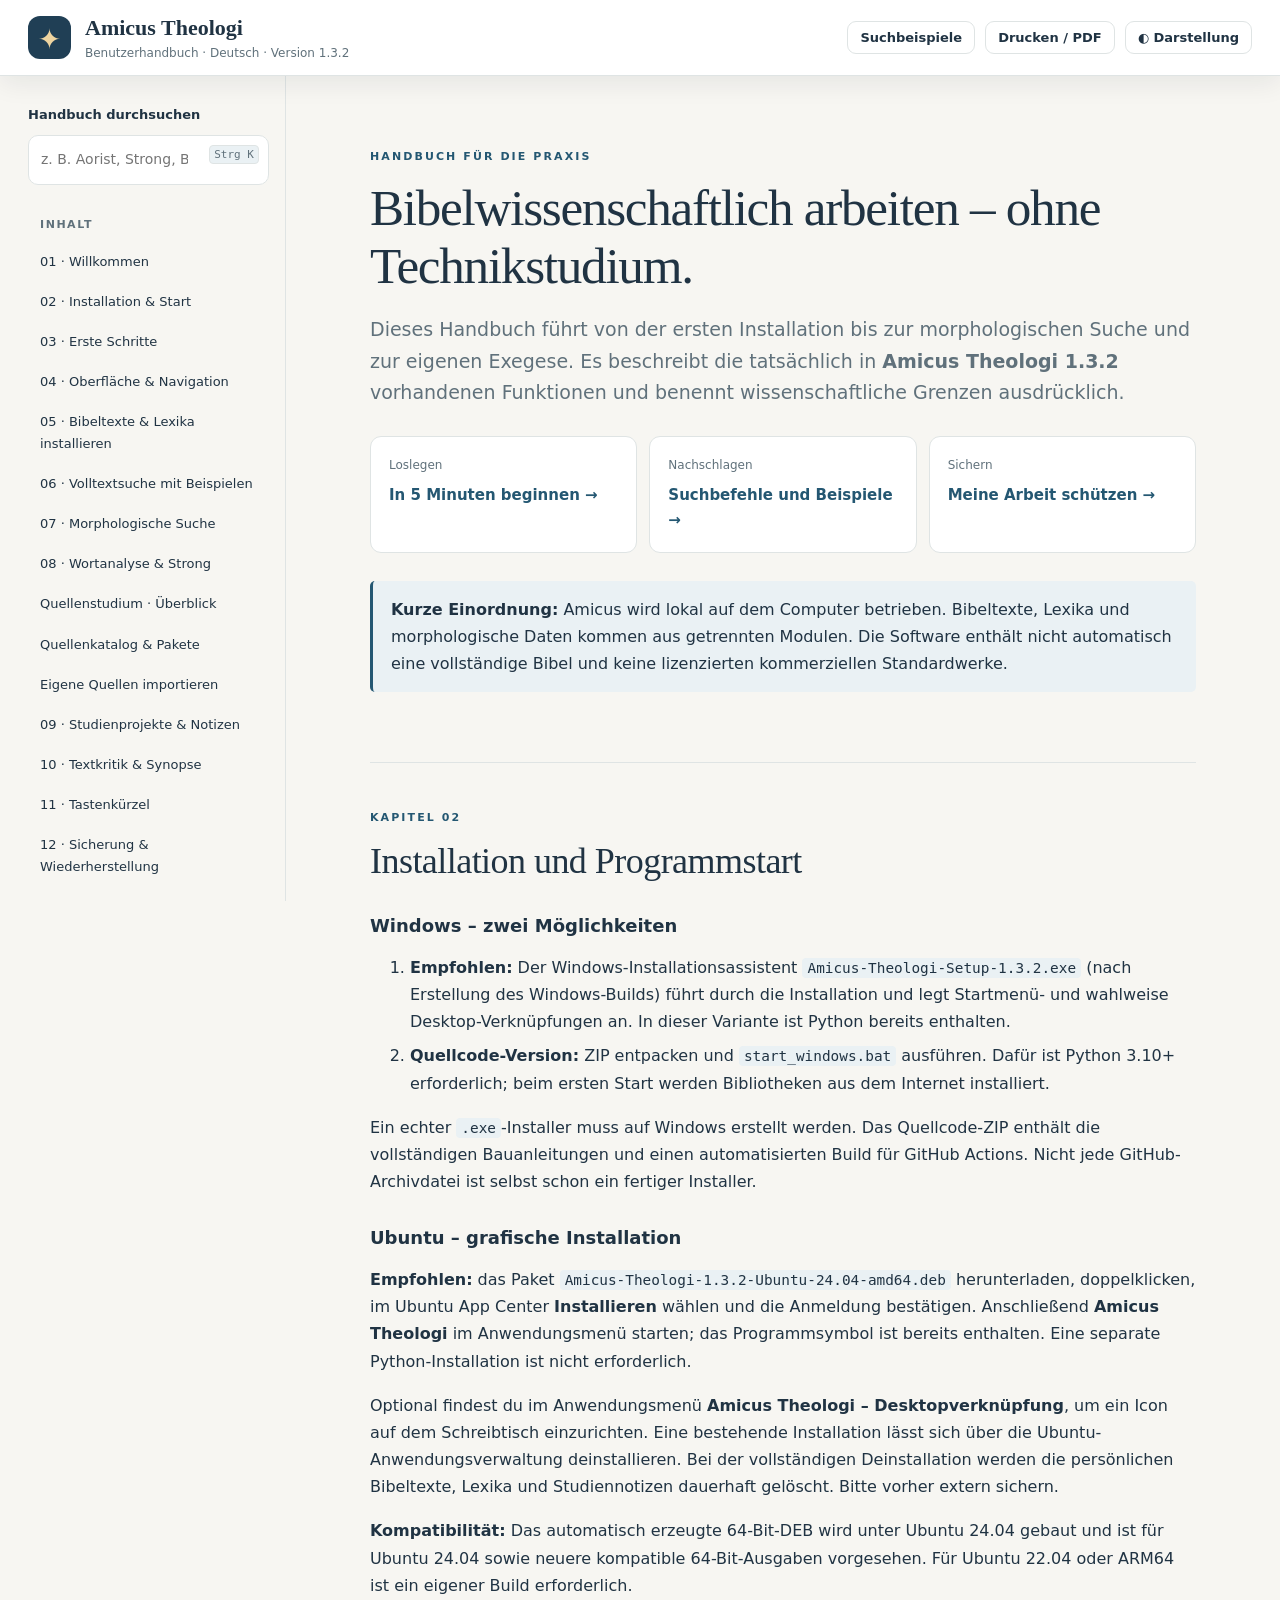
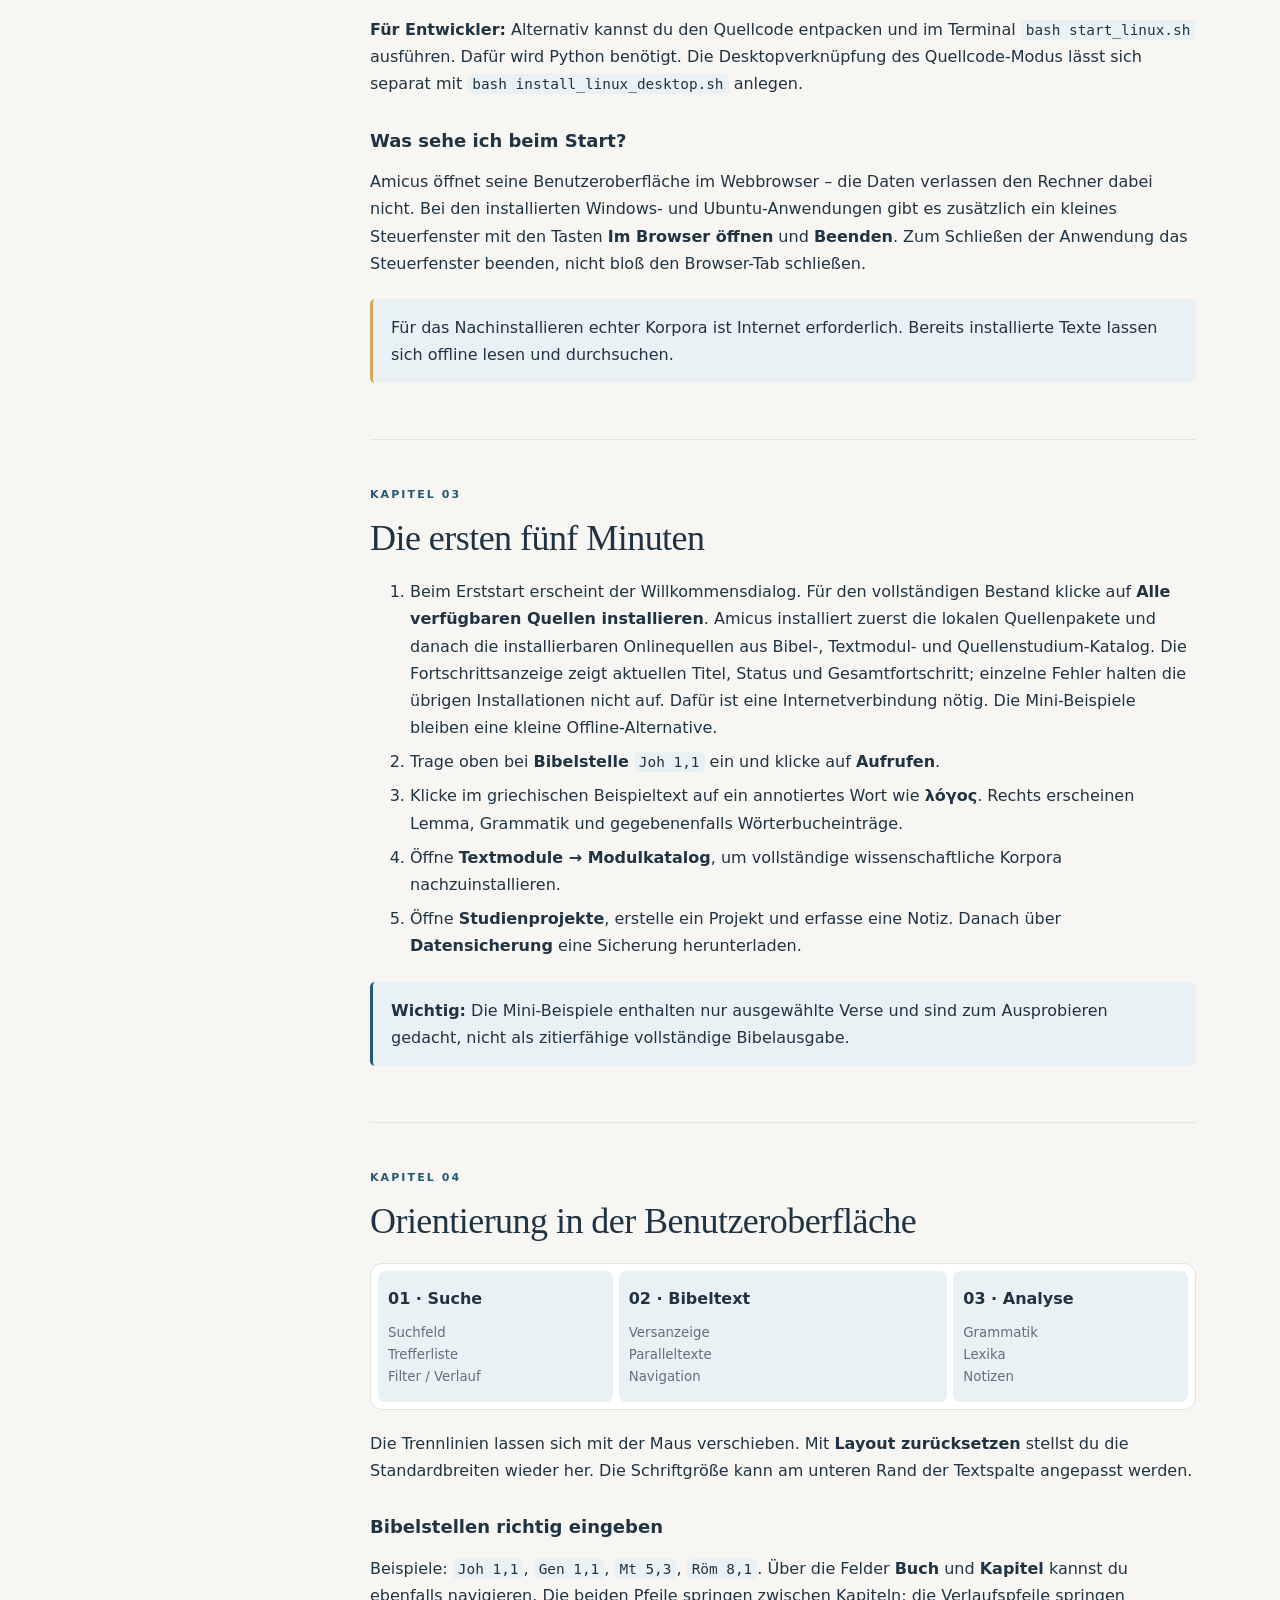
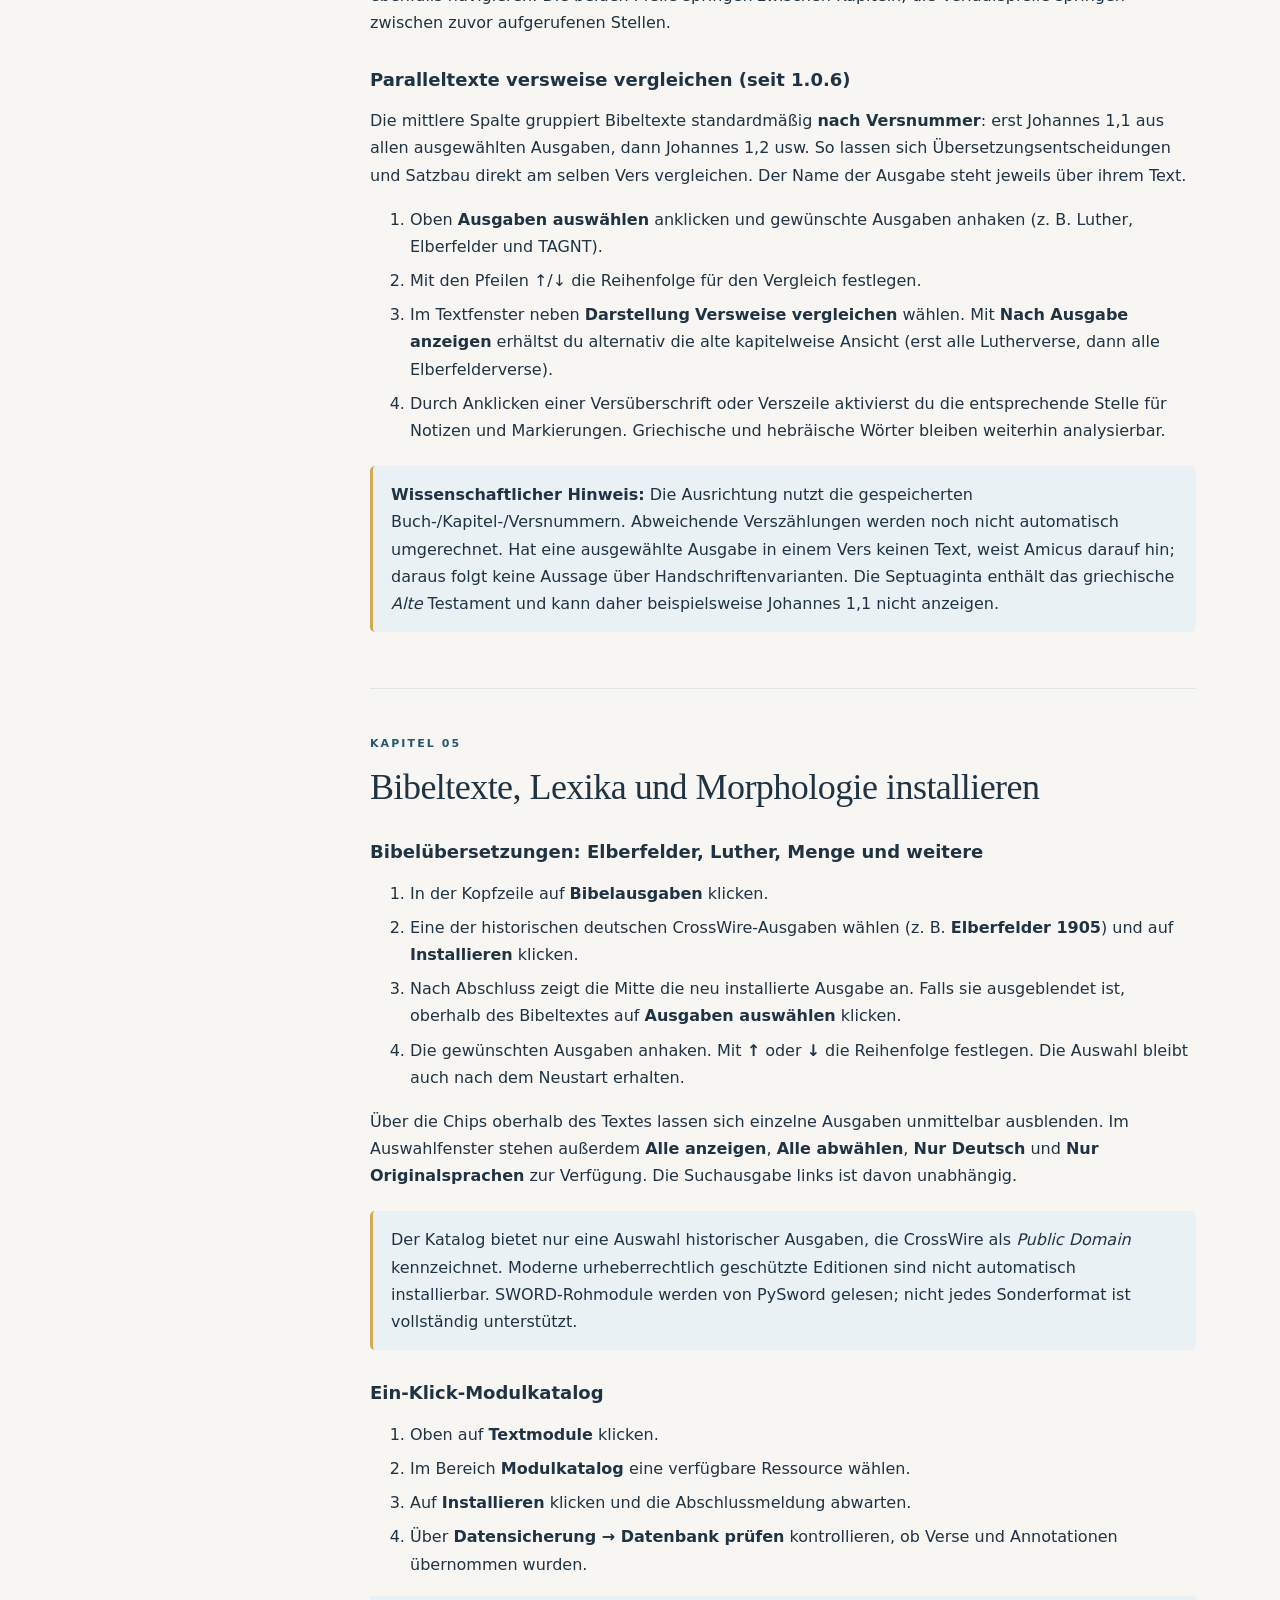
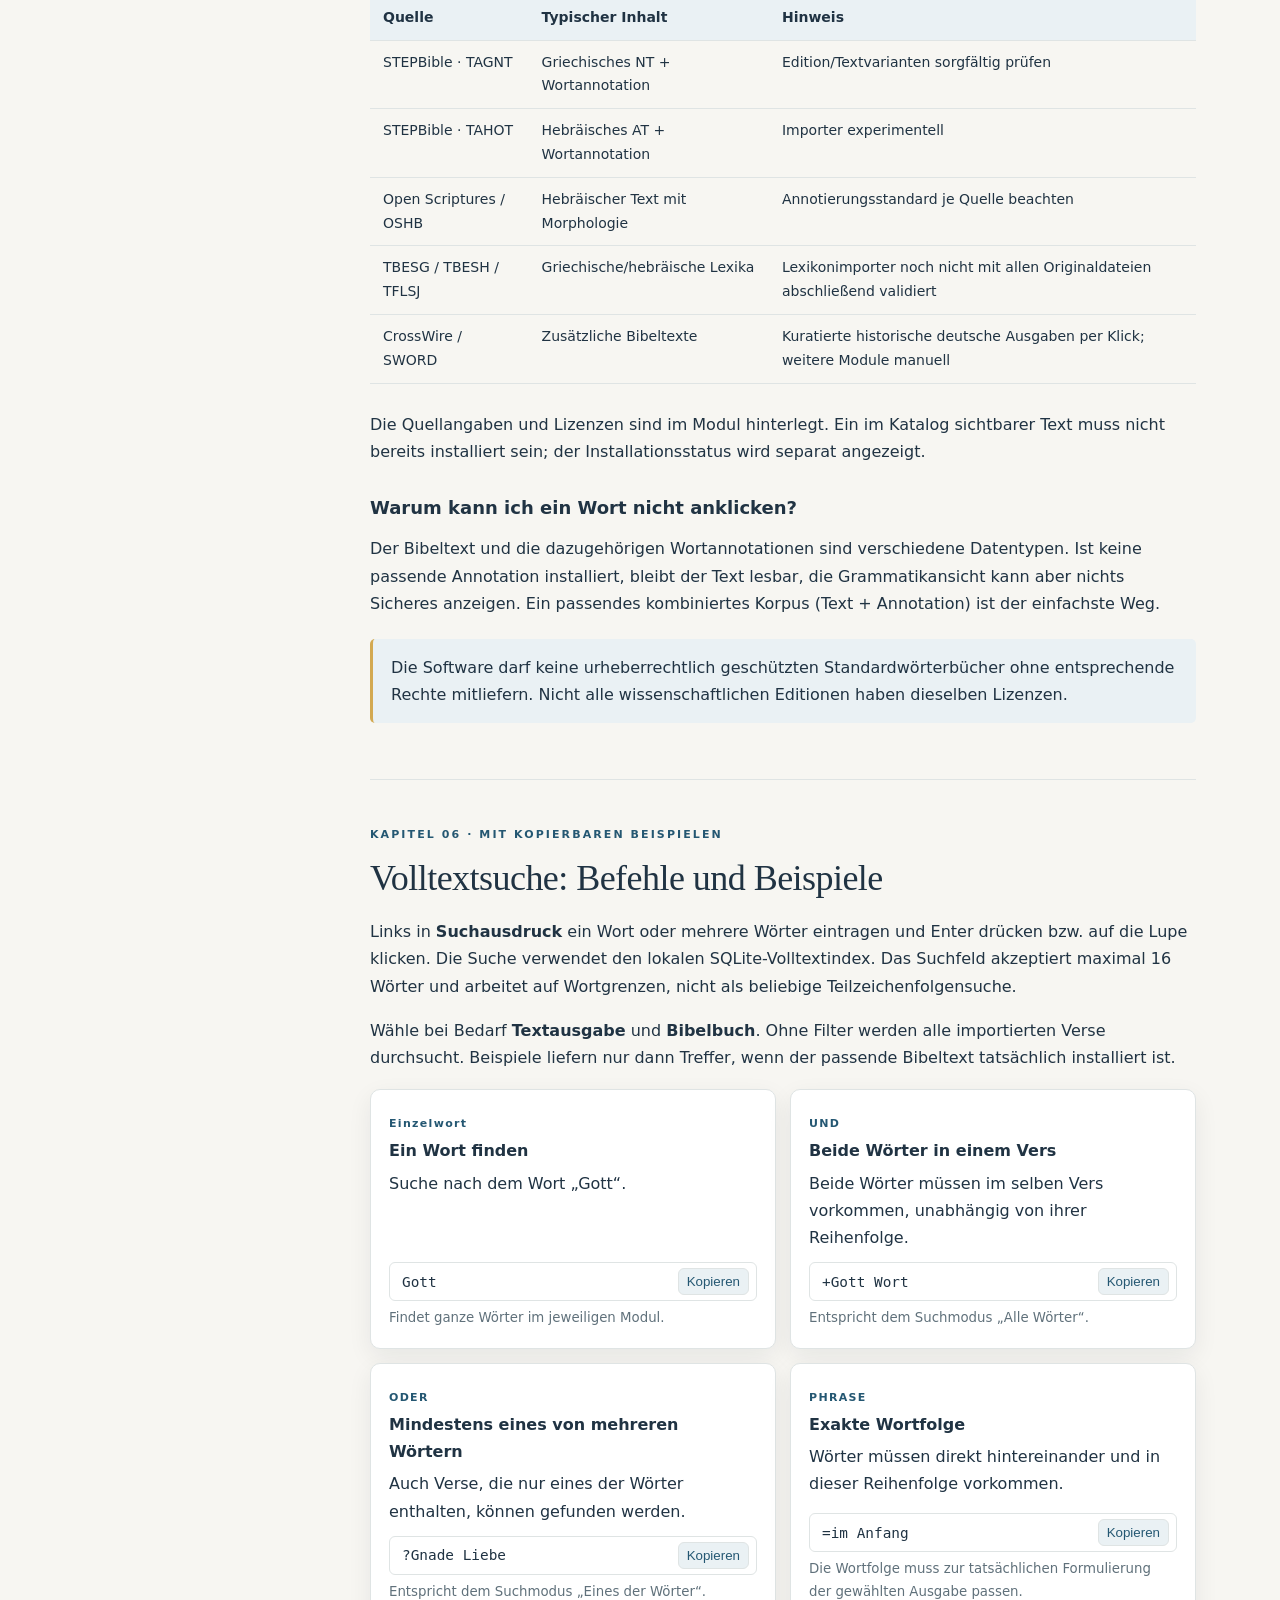
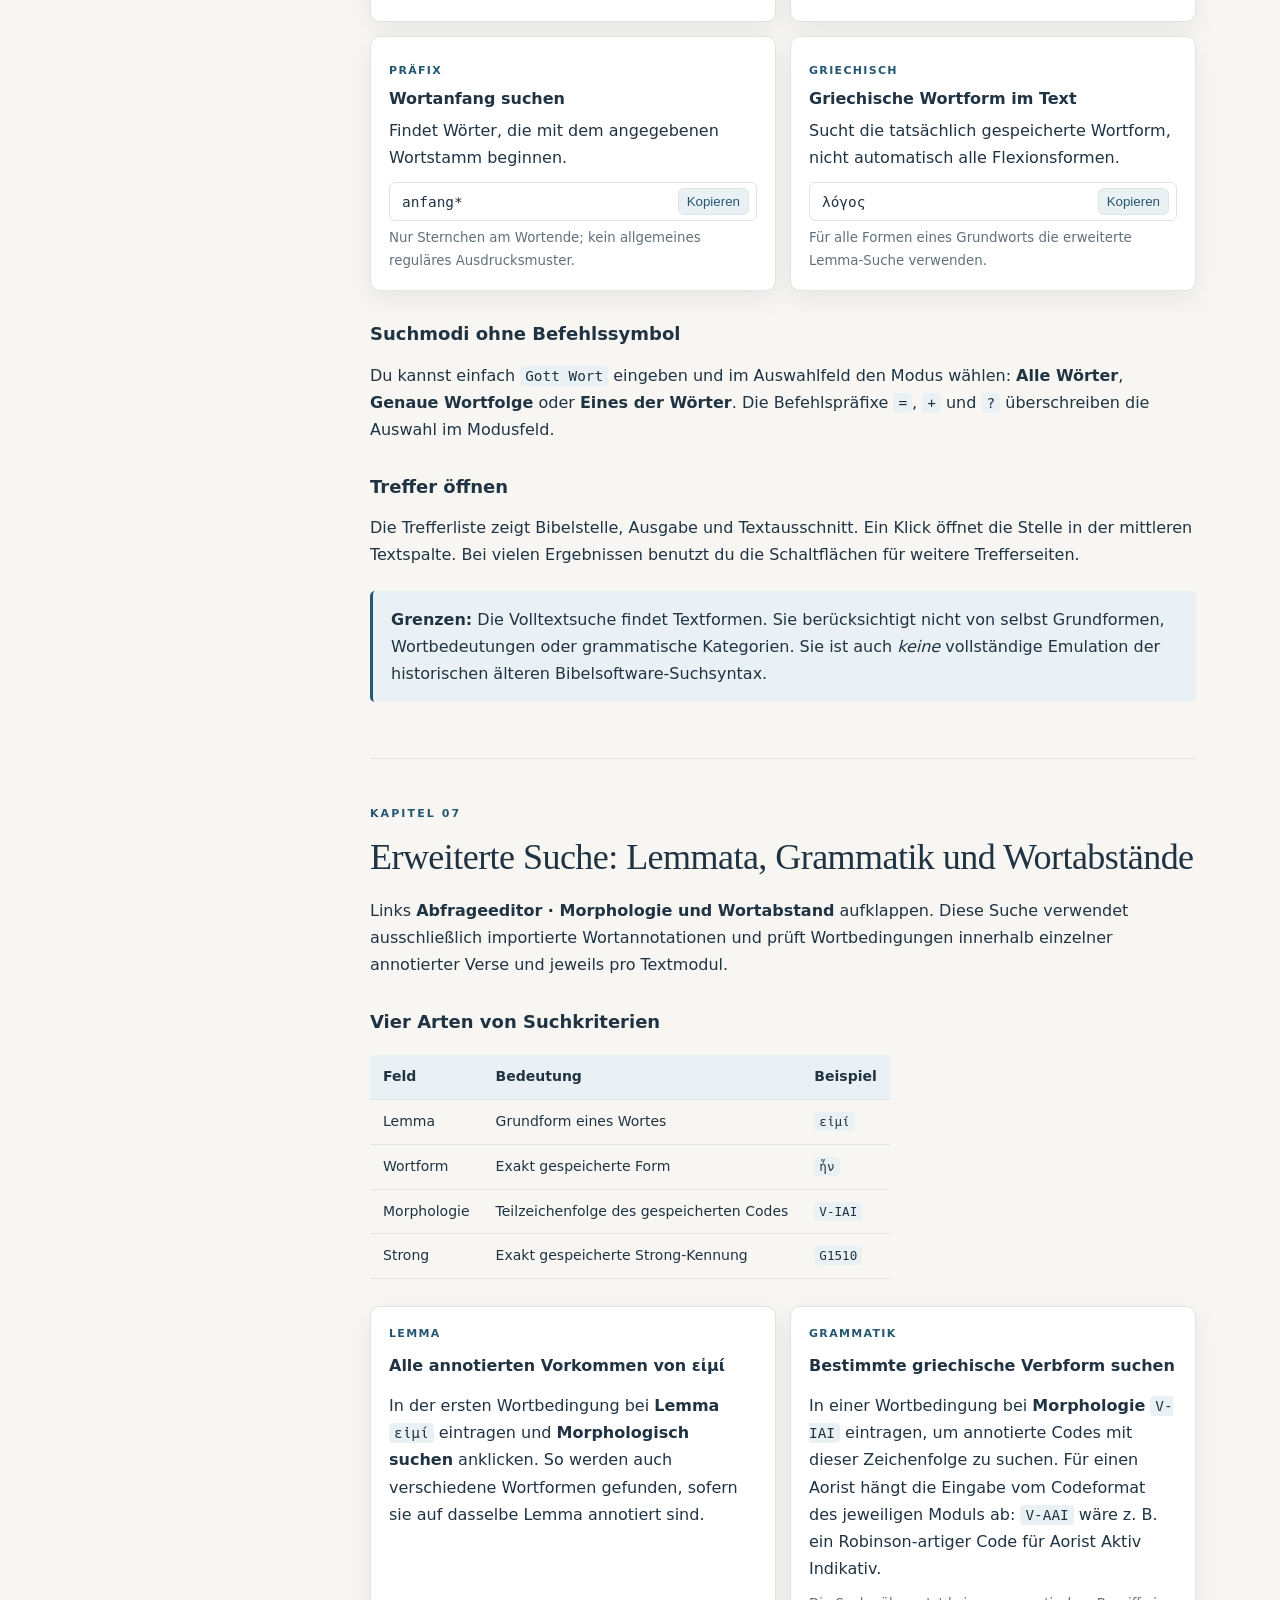
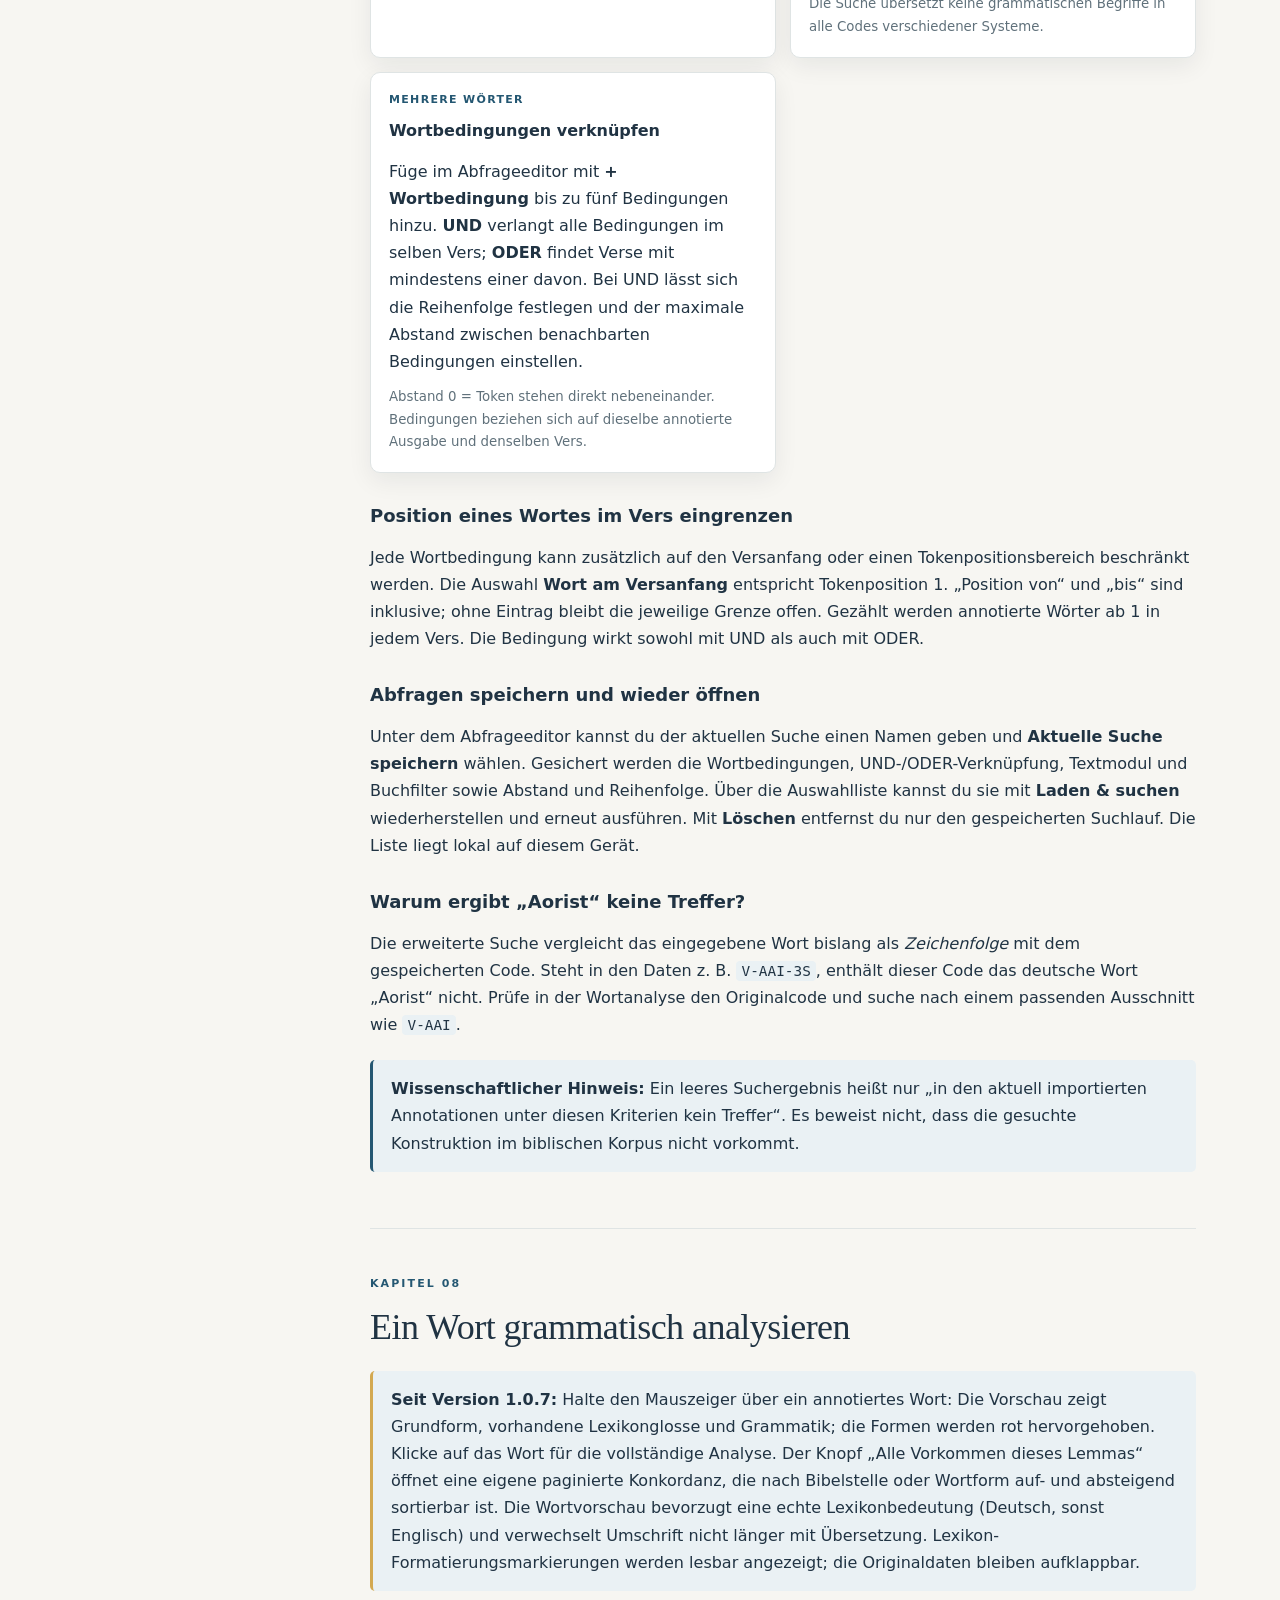
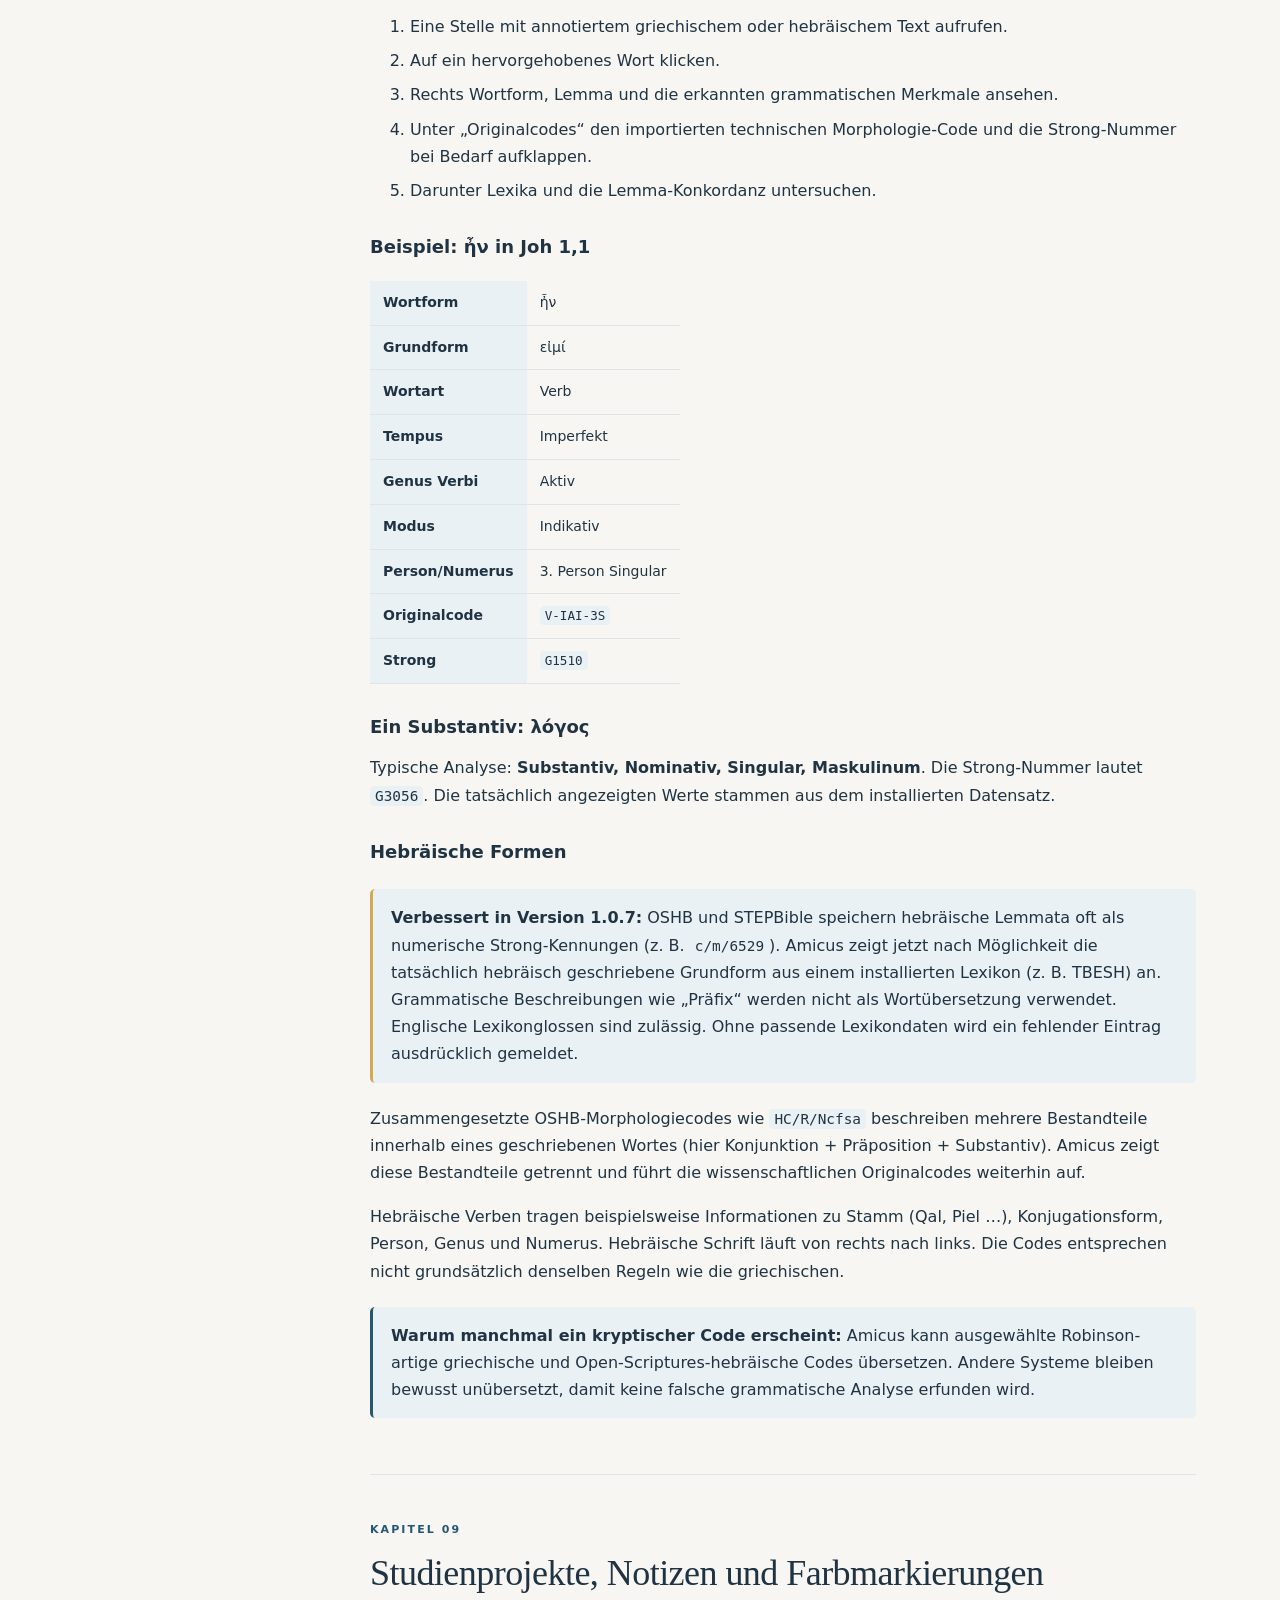
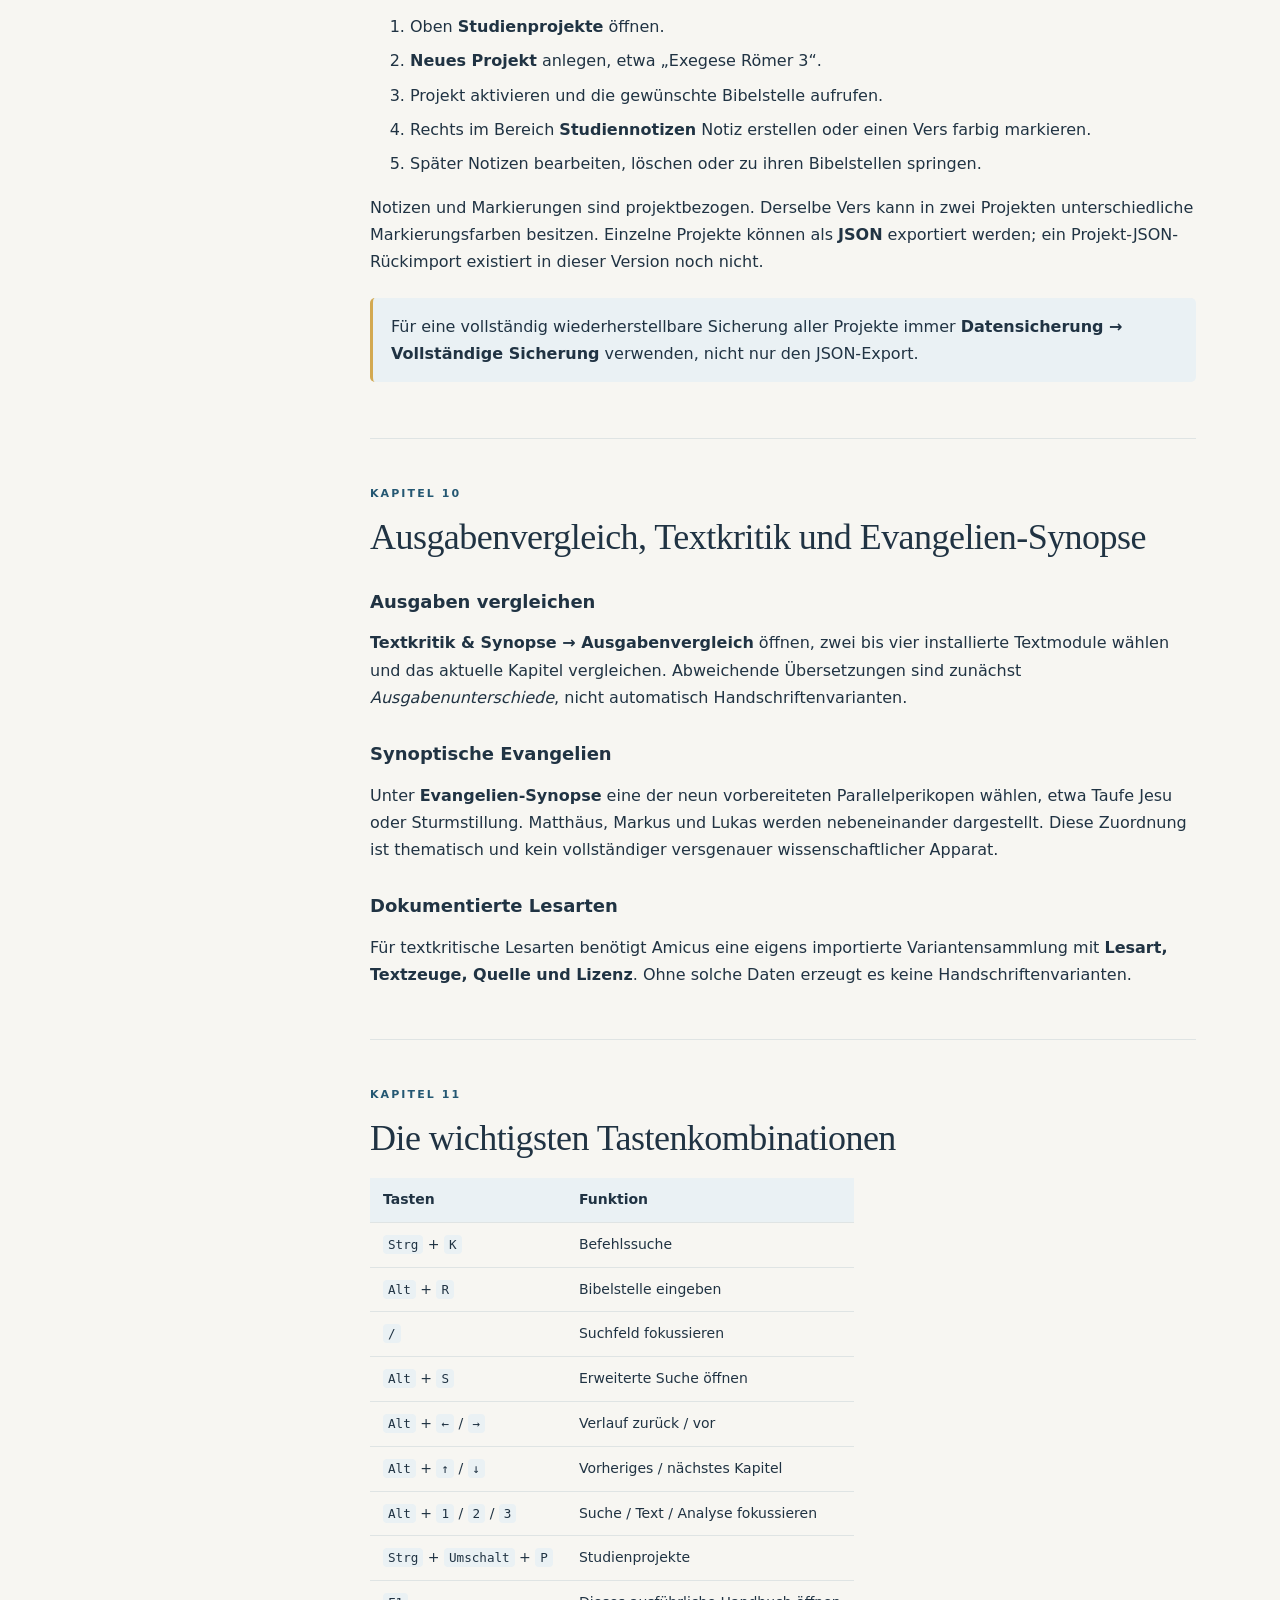
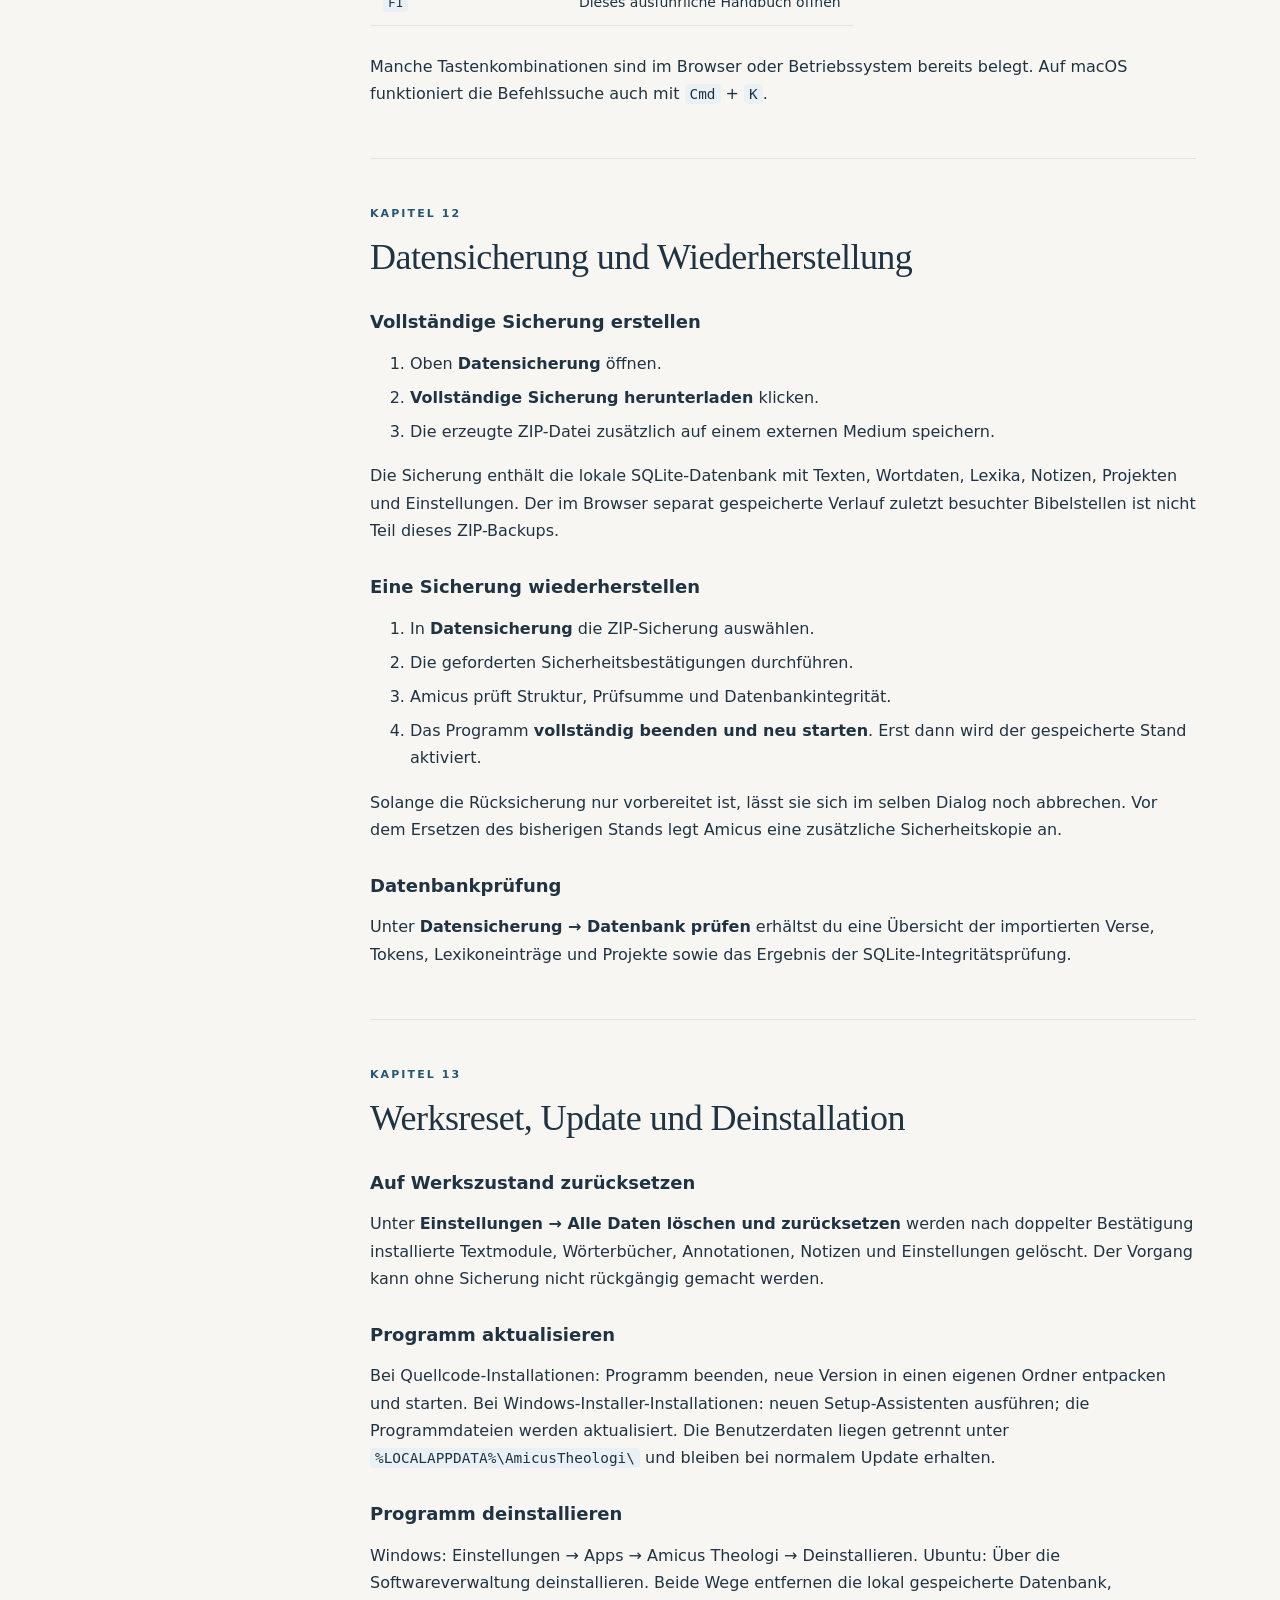
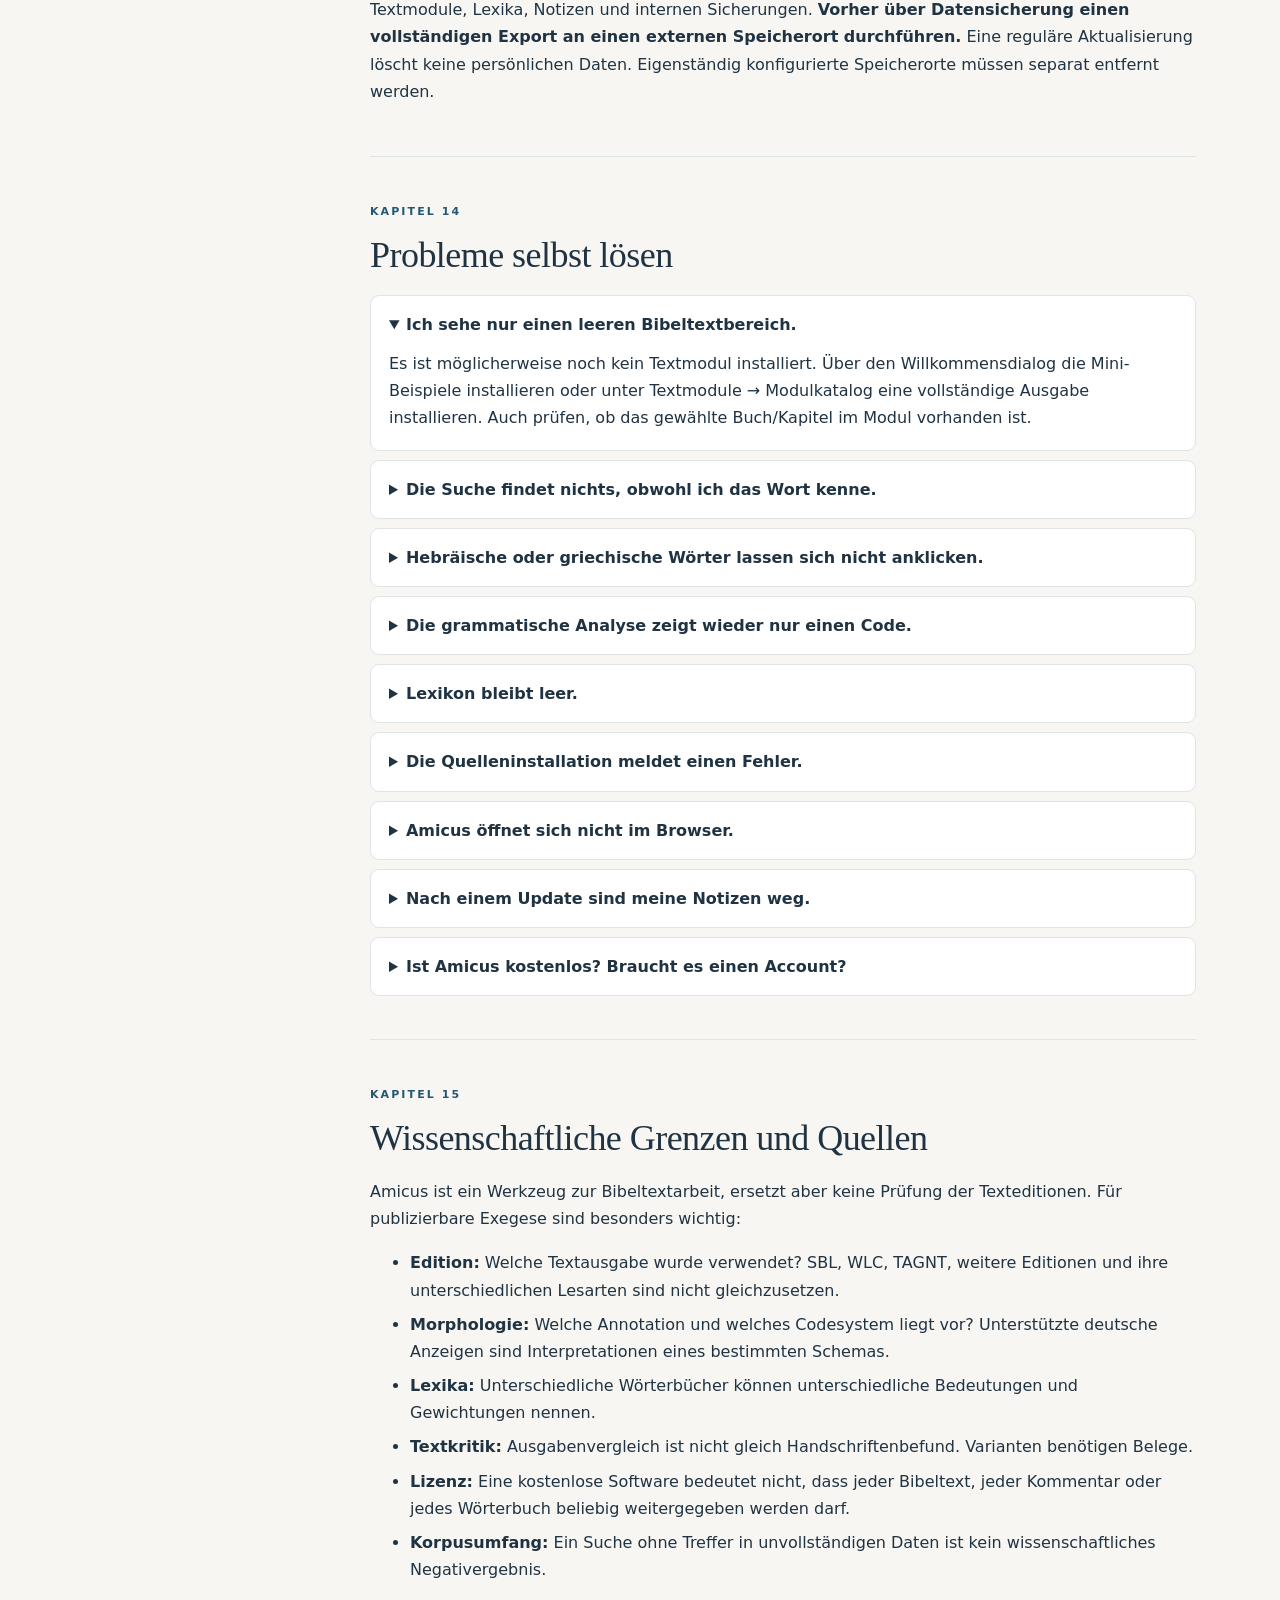
<file: HANDBUCH_OFFLINE.html>
<!doctype html>
<html lang="de">
<head>
<meta charset="utf-8"><meta name="viewport" content="width=device-width, initial-scale=1">
<meta name="description" content="Durchsuchbare Offline-Anleitung für Amicus Theologi: Bibeltexte, Suche, Morphologie, Studienprojekte und Datensicherung.">
<title>Handbuch · Amicus Theologi</title>
<link rel="icon" href="data:image/svg+xml,%3Csvg xmlns='http://www.w3.org/2000/svg' viewBox='0 0 64 64'%3E%3Crect width='64' height='64' rx='14' fill='%231a344b'/%3E%3Cpath d='M9 19q13-6 23 4 10-10 23-4v29q-13-5-23 4-10-9-23-4z' fill='none' stroke='%23eacb83' stroke-width='3'/%3E%3Cpath d='M32 25v22' stroke='%23eacb83' stroke-width='2'/%3E%3C/svg%3E">
<style>
:root{--paper:#f7f6f2;--card:#fff;--ink:#203343;--muted:#60717b;--line:#dfe4e4;--accent:#245772;--accent-pale:#eaf1f4;--gold:#d3a951;--shadow:0 8px 24px rgba(18,35,45,.07)}
:root[data-theme="dark"]{--paper:#111c27;--card:#172635;--ink:#e7edf2;--muted:#adbbc7;--line:#344654;--accent:#8cbfdb;--accent-pale:#243a4d;--gold:#e2bf74;--shadow:0 8px 24px rgba(0,0,0,.15)}
*{box-sizing:border-box}html{scroll-behavior:smooth;scroll-padding-top:96px}body{margin:0;font:16px/1.7 system-ui,-apple-system,'Segoe UI',Arial,sans-serif;background:var(--paper);color:var(--ink)}a{color:var(--accent)}a:focus-visible,button:focus-visible,input:focus-visible{outline:3px solid var(--gold);outline-offset:2px}.skip{position:absolute;top:-100px;left:16px;background:var(--card);padding:12px;z-index:100}.skip:focus{top:5px}.mast{position:sticky;top:0;z-index:10;background:var(--card);border-bottom:1px solid var(--line);box-shadow:var(--shadow)}.mast-inner{max-width:1560px;margin:auto;min-height:75px;display:flex;align-items:center;gap:14px;padding:10px 28px}.logo{display:grid;place-items:center;width:43px;height:43px;border-radius:12px;background:#203f55;color:#eed4a0;font-size:28px;text-decoration:none}.mast-titles{display:grid;line-height:1.25}.mast-titles strong{font-family:Georgia,serif;font-size:22px}.mast-titles span{color:var(--muted);font-size:12px;margin-top:5px}.mast-actions{display:flex;gap:10px;margin-left:auto;align-items:center}.mast-actions a,.mast-actions button{font:600 13px system-ui,sans-serif;text-decoration:none;white-space:nowrap;border:1px solid var(--line);background:var(--card);color:var(--ink);border-radius:9px;padding:8px 12px;cursor:pointer}.mast-actions a:hover,.mast-actions button:hover{border-color:var(--accent)}.layout{max-width:1560px;margin:auto;display:grid;grid-template-columns:286px minmax(0,1fr);align-items:start}.sidebar{position:sticky;top:75px;height:calc(100vh - 75px);overflow:auto;padding:28px 16px 18px 28px;border-right:1px solid var(--line)}.search-wrap{padding:0 0 16px}.search-wrap label{display:block;font-size:13px;font-weight:700;margin-bottom:9px}.search-row{position:relative}.search-row input{width:100%;padding:12px 66px 12px 12px;border:1px solid var(--line);border-radius:10px;background:var(--card);color:var(--ink);font:inherit;font-size:14px}.search-row kbd{position:absolute;right:10px;top:10px;font-size:11px;color:var(--muted);border:1px solid var(--line);padding:2px 4px;border-radius:4px}.search-wrap>button{background:none;border:0;color:var(--accent);cursor:pointer;margin-top:8px;padding:4px}.nav-label{font-size:11px;font-weight:800;letter-spacing:.14em;color:var(--muted);margin:15px 0 8px 12px}.contents a{display:block;text-decoration:none;padding:8px 12px;border-radius:8px;font-size:13px;color:var(--ink);margin:2px 0}.contents a:hover,.contents a.active{background:var(--accent-pale);color:var(--accent)}.sidebar-bottom{font-size:12px;color:var(--muted);border-top:1px solid var(--line);padding-top:15px}.content{max-width:950px;padding:42px 62px 100px;margin:auto}.hero{padding:30px 0 48px;border-bottom:1px solid var(--line)}.eyebrow{font-size:11px;font-weight:800;letter-spacing:.19em;text-transform:uppercase;color:var(--accent);margin:0 0 12px}.hero h1{font-family:Georgia,serif;font-weight:500;font-size:clamp(35px,4vw,56px);line-height:1.13;letter-spacing:-.025em;margin:0 0 20px}.lede{font-size:19px;color:var(--muted);line-height:1.65}.hero-grid{display:grid;grid-template-columns:repeat(3,1fr);gap:12px;margin:28px 0}.hero-grid a{display:flex;flex-direction:column;text-decoration:none;gap:7px;background:var(--card);border:1px solid var(--line);padding:18px;border-radius:11px}.hero-grid span{color:var(--muted);font-size:12px}.hero-grid strong{color:var(--accent);font-size:15px}.help-chapter:not(.hero){padding:46px 0 34px;border-bottom:1px solid var(--line)}h2{font:500 clamp(28px,3vw,36px)/1.2 Georgia,serif;letter-spacing:-.015em;margin:0 0 18px}h3{font-size:18px;margin:28px 0 8px}p,ul,ol{margin:12px 0 17px}li{margin-bottom:7px}strong{font-weight:700}code,kbd{font: .9em 'Cascadia Code',Consolas,'DejaVu Sans Mono',monospace;background:var(--accent-pale);border-radius:4px;padding:2px 5px;color:var(--ink)}pre{background:var(--card);border:1px solid var(--line);padding:16px;border-radius:9px;overflow:auto;line-height:1.65}pre code{background:none;padding:0}table{width:100%;border-collapse:collapse;font-size:14px;margin:18px 0 27px;display:block;overflow:auto}th,td{text-align:left;vertical-align:top;border-bottom:1px solid var(--line);padding:10px 13px}th{background:var(--accent-pale)}.notice,.tip{background:var(--accent-pale);border-left:3px solid var(--accent);padding:15px 18px;border-radius:5px;margin:22px 0}.tip{border-color:var(--gold)}.layout-diagram{display:grid;grid-template-columns:1fr 1.4fr 1fr;gap:6px;border:1px solid var(--line);padding:7px;background:var(--card);border-radius:12px;margin:20px 0}.layout-diagram div{background:var(--accent-pale);padding:14px 10px;border-radius:7px;min-height:120px}.layout-diagram strong,.layout-diagram small{display:block}.layout-diagram small{margin-top:10px;line-height:1.65;color:var(--muted)}.example-list{display:grid;grid-template-columns:repeat(2,minmax(0,1fr));gap:14px;margin:18px 0}.example{padding:18px;background:var(--card);border:1px solid var(--line);border-radius:10px;display:flex;flex-direction:column;gap:6px;box-shadow:var(--shadow)}.example h3{margin:2px 0;font-size:16px}.example p{margin:5px 0}.example small{color:var(--muted)}.tag{font-size:11px;letter-spacing:.12em;font-weight:800;color:var(--accent)}.example-command{display:flex;align-items:center;justify-content:space-between;gap:6px;border:1px solid var(--line);padding:5px 7px;border-radius:6px;margin-top:auto}.example-command code{background:none;overflow-wrap:anywhere}.example-command button{border:1px solid var(--line);padding:5px 8px;border-radius:6px;background:var(--accent-pale);color:var(--accent);cursor:pointer}.faq details{background:var(--card);border:1px solid var(--line);padding:15px 18px;margin:9px 0;border-radius:9px}.faq summary{font-weight:700;cursor:pointer}.faq details p{margin-bottom:3px}.glossary dt{font-weight:750;padding-top:15px;border-top:1px solid var(--line)}.glossary dd{margin:3px 0 16px;color:var(--muted)}.manual-footer{padding:35px 0;color:var(--muted);font-size:13px}.manual-footer p{margin:5px 0}.hit-row{display:block;background:var(--card);padding:12px;margin:6px 0;border-radius:9px;border:1px solid var(--line);text-decoration:none}.hit-row strong,.hit-row span{display:block}.hit-row span{font-size:12px;color:var(--muted)}.hit-row mark{background:#edce85;color:#27271e;padding:0 1px}.search-summary{font-size:12px;color:var(--muted)}.search-empty{font-size:13px;color:var(--muted)}
@media(max-width:990px){.content{padding:32px 32px 80px}.layout{grid-template-columns:230px minmax(0,1fr)}.sidebar{padding:18px 11px}.mast-actions a{display:none}}
@media(max-width:700px){.layout{display:block}.sidebar{position:relative;top:0;height:auto;border-right:0;border-bottom:1px solid var(--line);padding:15px}.contents{display:flex;gap:5px;overflow:auto;padding-bottom:10px}.contents a{white-space:nowrap;font-size:12px}.sidebar-bottom,.nav-label{display:none}.content{padding:25px 18px 60px}.hero-grid,.example-list{grid-template-columns:1fr}.mast-inner{padding:10px 14px}.mast-titles strong{font-size:17px}.mast-actions{gap:5px}.mast-actions button{font-size:11px;padding:7px}.mast-actions #print{display:none}}
@media print{.mast,.sidebar,.hero-grid,.example-command button,.manual-footer a{display:none!important}.layout{display:block}.content{max-width:none;padding:0}.help-chapter{break-inside:avoid;padding:15px 0!important}body{background:white;color:#111;font-size:11pt}h1{font-size:29pt}h2{font-size:19pt}a{text-decoration:none;color:#111}.example-list{grid-template-columns:1fr 1fr}.example{box-shadow:none}.notice,.tip{background:#eee}table{display:table}}

</style>
<script>
/* Offline-only client-side full-text index for the Amicus Theologi manual.
   No external service, cookies, analytics, or network requests. */
(()=>{
  'use strict';
  const input=document.getElementById('manual-search');
  const results=document.getElementById('search-results');
  const clear=document.getElementById('clear-search');
  const chapters=[...document.querySelectorAll('.help-chapter')];
  const links=[...document.querySelectorAll('.contents a')];
  const normalize=text=>(text||'').toLocaleLowerCase('de-DE').normalize('NFD').replace(/[\u0300-\u036f]/g,'');
  const textIndex=chapters.map(node=>({
    id:node.id,
    title:node.querySelector('h1,h2')?.textContent.trim()||node.id,
    text:node.textContent.replace(/\s+/g,' ').trim(),
    keywords:node.getAttribute('data-keywords')||''
  }));
  const sortResults=query=>{
    const terms=normalize(query).split(/\s+/).filter(Boolean);
    if(!terms.length)return [];
    return textIndex.map(item=>{
      const title=normalize(item.title),body=normalize(item.text),tags=normalize(item.keywords);
      if(!terms.every(term=>title.includes(term)||body.includes(term)||tags.includes(term)))return null;
      let score=0;
      for(const term of terms)score+=(title.includes(term)?30:0)+(tags.includes(term)?15:0)+(body.includes(term)?1:0);
      const first=body.indexOf(terms[0]);
      const start=Math.max(0,first-68),end=Math.min(item.text.length,first+120);
      // normalized positions can differ for accents, but snippets are purely informative
      return {...item,score,snippet:(start?'…':'')+item.text.slice(start,end)+(end<item.text.length?'…':'')};
    }).filter(Boolean).sort((a,b)=>b.score-a.score||a.title.localeCompare(b.title,'de'));
  };
  function render(){
    const q=input.value.trim();clear.hidden=!q;results.replaceChildren();
    if(!q)return;
    const matched=sortResults(q),top=matched.slice(0,14);
    const count=document.createElement('p');count.className='search-summary';count.textContent=matched.length===1?'1 Kapitel gefunden':`${matched.length} Kapitel gefunden`;results.append(count);
    if(!matched.length){const p=document.createElement('p');p.className='search-empty';p.textContent='Nichts gefunden. Versuche z. B. „Lemma“, „Aorist“ oder „Sicherung“.';results.append(p);return}
    for(const item of top){const a=document.createElement('a');a.className='hit-row';a.href='#'+item.id;
      const head=document.createElement('strong');head.textContent=item.title;
      const snippet=document.createElement('span');snippet.textContent=item.snippet;
      a.append(head,snippet);a.addEventListener('click',()=>{input.blur();document.getElementById(item.id)?.scrollIntoView()});results.append(a)}
  }
  input.addEventListener('input',render);
  clear.addEventListener('click',()=>{input.value='';render();input.focus()});
  document.addEventListener('keydown',e=>{
    if((e.ctrlKey||e.metaKey)&&e.key.toLowerCase()==='k'){
      e.preventDefault();input.focus();input.select();return
    }
    if(e.key==='Escape'&&document.activeElement===input){input.value='';render();input.blur()}
  });
  document.querySelectorAll('[data-copy]').forEach(button=>button.addEventListener('click',async()=>{
    const value=button.dataset.copy;const old=button.textContent;
    try{
      if(navigator.clipboard&&window.isSecureContext)await navigator.clipboard.writeText(value);
      else{const area=document.createElement('textarea');area.value=value;area.style.position='fixed';area.style.left='-10000px';document.body.append(area);area.select();if(!document.execCommand('copy'))throw new Error('Clipboard unavailable');area.remove()}
      button.textContent='Kopiert ✓';
    }catch{button.textContent='Bitte Text markieren'}
    setTimeout(()=>button.textContent=old,1800);
  }));
  document.getElementById('print').addEventListener('click',()=>window.print());
  const theme=document.getElementById('theme');
  try{document.documentElement.dataset.theme=localStorage.getItem('amicus_help_theme')||'light'}catch{}
  theme.addEventListener('click',()=>{
    const mode=document.documentElement.dataset.theme==='dark'?'light':'dark';
    document.documentElement.dataset.theme=mode;
    try{localStorage.setItem('amicus_help_theme',mode)}catch{}
  });
  function markActive(){const hash=location.hash||'#start';for(const a of links)a.classList.toggle('active',a.getAttribute('href')===hash)}
  window.addEventListener('hashchange',markActive);markActive();
  if(new URLSearchParams(location.search).has('q')){input.value=new URLSearchParams(location.search).get('q').slice(0,120);render()}
})();

</script>
</head>
<body>
<a class="skip" href="#inhalt">Zum Inhalt springen</a>
<header class="mast"><div class="mast-inner"><a class="logo" href="#start" aria-label="Zum Anfang">✦</a><div class="mast-titles"><strong>Amicus Theologi</strong><span>Benutzerhandbuch · Deutsch · Version 1.3.2</span></div><div class="mast-actions"><a href="#suche-grundlagen">Suchbeispiele</a><button id="print" type="button">Drucken / PDF</button><button id="theme" type="button" title="Hell/Dunkel umschalten">◐ Darstellung</button></div></div></header>
<div class="layout">
<aside class="sidebar" aria-label="Handbuch-Navigation"><div class="search-wrap"><label for="manual-search">Handbuch durchsuchen</label><div class="search-row"><input id="manual-search" type="search" placeholder="z. B. Aorist, Strong, Backup …" autocomplete="off" aria-controls="search-results"><kbd>Strg K</kbd></div><button id="clear-search" type="button" hidden>Suche löschen ×</button><div id="search-results" role="status" aria-live="polite"></div></div><nav class="contents" aria-label="Kapitel"><p class="nav-label">INHALT</p>
<a href="#start">01 · Willkommen</a><a href="#installation">02 · Installation &amp; Start</a><a href="#erster-start">03 · Erste Schritte</a><a href="#oberflaeche">04 · Oberfläche &amp; Navigation</a><a href="#modulmanager">05 · Bibeltexte &amp; Lexika installieren</a><a href="#suche-grundlagen">06 · Volltextsuche mit Beispielen</a><a href="#suche-erweitert">07 · Morphologische Suche</a><a href="#morphologie">08 · Wortanalyse &amp; Strong</a><a href="#quellenbereich">Quellenstudium · Überblick</a><a href="#quellenkatalog">Quellenkatalog &amp; Pakete</a><a href="#quellenimport">Eigene Quellen importieren</a><a href="#studien">09 · Studienprojekte &amp; Notizen</a><a href="#textkritik">10 · Textkritik &amp; Synopse</a><a href="#tastatur">11 · Tastenkürzel</a><a href="#daten">12 · Sicherung &amp; Wiederherstellung</a><a href="#reset">13 · Werksreset &amp; Updates</a><a href="#probleme">14 · Häufige Probleme</a><a href="#wissenschaft">15 · Wissenschaftliche Hinweise</a><a href="#formate">16 · Eigene Dateien importieren</a><a href="#glossar">17 · Fachbegriffe &amp; Glossar</a>
</nav><p class="sidebar-bottom">Lokal lesbar · kein Konto erforderlich · keine externe Such-API</p></aside>
<main id="inhalt" tabindex="-1"><div class="content">
<section class="hero help-chapter" id="start"><p class="eyebrow">HANDBUCH FÜR DIE PRAXIS</p><h1>Bibelwissenschaftlich arbeiten – ohne Technikstudium.</h1><p class="lede">Dieses Handbuch führt von der ersten Installation bis zur morphologischen Suche und zur eigenen Exegese. Es beschreibt die tatsächlich in <strong>Amicus Theologi 1.3.2</strong> vorhandenen Funktionen und benennt wissenschaftliche Grenzen ausdrücklich.</p><div class="hero-grid"><a href="#erster-start"><span>Loslegen</span><strong>In 5 Minuten beginnen →</strong></a><a href="#suche-grundlagen"><span>Nachschlagen</span><strong>Suchbefehle und Beispiele →</strong></a><a href="#daten"><span>Sichern</span><strong>Meine Arbeit schützen →</strong></a></div><div class="notice"><strong>Kurze Einordnung:</strong> Amicus wird lokal auf dem Computer betrieben. Bibeltexte, Lexika und morphologische Daten kommen aus getrennten Modulen. Die Software enthält nicht automatisch eine vollständige Bibel und keine lizenzierten kommerziellen Standardwerke.</div></section>
<section class="help-chapter" id="installation"><p class="eyebrow">KAPITEL 02</p><h2>Installation und Programmstart</h2><h3>Windows – zwei Möglichkeiten</h3><ol><li><strong>Empfohlen:</strong> Der Windows-Installationsassistent <code>Amicus-Theologi-Setup-1.3.2.exe</code> (nach Erstellung des Windows-Builds) führt durch die Installation und legt Startmenü- und wahlweise Desktop-Verknüpfungen an. In dieser Variante ist Python bereits enthalten.</li><li><strong>Quellcode-Version:</strong> ZIP entpacken und <code>start_windows.bat</code> ausführen. Dafür ist Python 3.10+ erforderlich; beim ersten Start werden Bibliotheken aus dem Internet installiert.</li></ol><p>Ein echter <code>.exe</code>-Installer muss auf Windows erstellt werden. Das Quellcode-ZIP enthält die vollständigen Bauanleitungen und einen automatisierten Build für GitHub Actions. Nicht jede GitHub-Archivdatei ist selbst schon ein fertiger Installer.</p><h3>Ubuntu – grafische Installation</h3>
<p><strong>Empfohlen:</strong> das Paket <code>Amicus-Theologi-1.3.2-Ubuntu-24.04-amd64.deb</code> herunterladen, doppelklicken, im Ubuntu App Center <strong>Installieren</strong> wählen und die Anmeldung bestätigen. Anschließend <strong>Amicus Theologi</strong> im Anwendungsmenü starten; das Programmsymbol ist bereits enthalten. Eine separate Python-Installation ist nicht erforderlich.</p>
<p>Optional findest du im Anwendungsmenü <strong>Amicus Theologi – Desktopverknüpfung</strong>, um ein Icon auf dem Schreibtisch einzurichten. Eine bestehende Installation lässt sich über die Ubuntu-Anwendungsverwaltung deinstallieren. Bei der vollständigen Deinstallation werden die persönlichen Bibeltexte, Lexika und Studiennotizen dauerhaft gelöscht. Bitte vorher extern sichern.</p>
<p><strong>Kompatibilität:</strong> Das automatisch erzeugte 64-Bit-DEB wird unter Ubuntu 24.04 gebaut und ist für Ubuntu 24.04 sowie neuere kompatible 64-Bit-Ausgaben vorgesehen. Für Ubuntu 22.04 oder ARM64 ist ein eigener Build erforderlich.</p>
<p><strong>Für Entwickler:</strong> Alternativ kannst du den Quellcode entpacken und im Terminal <code>bash start_linux.sh</code> ausführen. Dafür wird Python benötigt. Die Desktopverknüpfung des Quellcode-Modus lässt sich separat mit <code>bash install_linux_desktop.sh</code> anlegen.</p><h3>Was sehe ich beim Start?</h3><p>Amicus öffnet seine Benutzeroberfläche im Webbrowser – die Daten verlassen den Rechner dabei nicht. Bei den installierten Windows- und Ubuntu-Anwendungen gibt es zusätzlich ein kleines Steuerfenster mit den Tasten <b>Im Browser öffnen</b> und <b>Beenden</b>. Zum Schließen der Anwendung das Steuerfenster beenden, nicht bloß den Browser-Tab schließen.</p><div class="tip">Für das Nachinstallieren echter Korpora ist Internet erforderlich. Bereits installierte Texte lassen sich offline lesen und durchsuchen.</div></section>
<section class="help-chapter" id="erster-start"><p class="eyebrow">KAPITEL 03</p><h2>Die ersten fünf Minuten</h2><ol><li>Beim Erststart erscheint der Willkommensdialog. Für den vollständigen Bestand klicke auf <strong>Alle verfügbaren Quellen installieren</strong>. Amicus installiert zuerst die lokalen Quellenpakete und danach die installierbaren Onlinequellen aus Bibel-, Textmodul- und Quellenstudium-Katalog. Die Fortschrittsanzeige zeigt aktuellen Titel, Status und Gesamtfortschritt; einzelne Fehler halten die übrigen Installationen nicht auf. Dafür ist eine Internetverbindung nötig. Die Mini-Beispiele bleiben eine kleine Offline-Alternative.</li><li>Trage oben bei <strong>Bibelstelle</strong> <code>Joh 1,1</code> ein und klicke auf <strong>Aufrufen</strong>.</li><li>Klicke im griechischen Beispieltext auf ein annotiertes Wort wie <strong>λόγος</strong>. Rechts erscheinen Lemma, Grammatik und gegebenenfalls Wörterbucheinträge.</li><li>Öffne <strong>Textmodule → Modulkatalog</strong>, um vollständige wissenschaftliche Korpora nachzuinstallieren.</li><li>Öffne <strong>Studienprojekte</strong>, erstelle ein Projekt und erfasse eine Notiz. Danach über <strong>Datensicherung</strong> eine Sicherung herunterladen.</li></ol><div class="notice"><strong>Wichtig:</strong> Die Mini-Beispiele enthalten nur ausgewählte Verse und sind zum Ausprobieren gedacht, nicht als zitierfähige vollständige Bibelausgabe.</div></section>
<section class="help-chapter" id="oberflaeche"><p class="eyebrow">KAPITEL 04</p><h2>Orientierung in der Benutzeroberfläche</h2><div class="layout-diagram" role="img" aria-label="Drei Spalten: links Suche, Mitte Bibeltext, rechts Analyse"><div><strong>01 · Suche</strong><small>Suchfeld<br>Trefferliste<br>Filter / Verlauf</small></div><div><strong>02 · Bibeltext</strong><small>Versanzeige<br>Paralleltexte<br>Navigation</small></div><div><strong>03 · Analyse</strong><small>Grammatik<br>Lexika<br>Notizen</small></div></div><p>Die Trennlinien lassen sich mit der Maus verschieben. Mit <strong>Layout zurücksetzen</strong> stellst du die Standardbreiten wieder her. Die Schriftgröße kann am unteren Rand der Textspalte angepasst werden.</p><h3>Bibelstellen richtig eingeben</h3><p>Beispiele: <code>Joh 1,1</code>, <code>Gen 1,1</code>, <code>Mt 5,3</code>, <code>Röm 8,1</code>. Über die Felder <strong>Buch</strong> und <strong>Kapitel</strong> kannst du ebenfalls navigieren. Die beiden Pfeile springen zwischen Kapiteln; die Verlaufspfeile springen zwischen zuvor aufgerufenen Stellen.</p><h3>Paralleltexte versweise vergleichen (seit 1.0.6)</h3><p>Die mittlere Spalte gruppiert Bibeltexte standardmäßig <strong>nach Versnummer</strong>: erst Johannes 1,1 aus allen ausgewählten Ausgaben, dann Johannes 1,2 usw. So lassen sich Übersetzungsentscheidungen und Satzbau direkt am selben Vers vergleichen. Der Name der Ausgabe steht jeweils über ihrem Text.</p><ol><li>Oben <strong>Ausgaben auswählen</strong> anklicken und gewünschte Ausgaben anhaken (z. B. Luther, Elberfelder und TAGNT).</li><li>Mit den Pfeilen ↑/↓ die Reihenfolge für den Vergleich festlegen.</li><li>Im Textfenster neben <strong>Darstellung</strong> <strong>Versweise vergleichen</strong> wählen. Mit <strong>Nach Ausgabe anzeigen</strong> erhältst du alternativ die alte kapitelweise Ansicht (erst alle Lutherverse, dann alle Elberfelderverse).</li><li>Durch Anklicken einer Versüberschrift oder Verszeile aktivierst du die entsprechende Stelle für Notizen und Markierungen. Griechische und hebräische Wörter bleiben weiterhin analysierbar.</li></ol><div class="tip"><b>Wissenschaftlicher Hinweis:</b> Die Ausrichtung nutzt die gespeicherten Buch-/Kapitel-/Versnummern. Abweichende Verszählungen werden noch nicht automatisch umgerechnet. Hat eine ausgewählte Ausgabe in einem Vers keinen Text, weist Amicus darauf hin; daraus folgt keine Aussage über Handschriftenvarianten. Die Septuaginta enthält das griechische <em>Alte</em> Testament und kann daher beispielsweise Johannes 1,1 nicht anzeigen.</div></section>
<section class="help-chapter" id="modulmanager"><p class="eyebrow">KAPITEL 05</p><h2>Bibeltexte, Lexika und Morphologie installieren</h2><h3>Bibelübersetzungen: Elberfelder, Luther, Menge und weitere</h3><ol><li>In der Kopfzeile auf <b>Bibelausgaben</b> klicken.</li><li>Eine der historischen deutschen CrossWire-Ausgaben wählen (z. B. <b>Elberfelder 1905</b>) und auf <b>Installieren</b> klicken.</li><li>Nach Abschluss zeigt die Mitte die neu installierte Ausgabe an. Falls sie ausgeblendet ist, oberhalb des Bibeltextes auf <b>Ausgaben auswählen</b> klicken.</li><li>Die gewünschten Ausgaben anhaken. Mit <b>↑</b> oder <b>↓</b> die Reihenfolge festlegen. Die Auswahl bleibt auch nach dem Neustart erhalten.</li></ol><p>Über die Chips oberhalb des Textes lassen sich einzelne Ausgaben unmittelbar ausblenden. Im Auswahlfenster stehen außerdem <b>Alle anzeigen</b>, <b>Alle abwählen</b>, <b>Nur Deutsch</b> und <b>Nur Originalsprachen</b> zur Verfügung. Die Suchausgabe links ist davon unabhängig.</p><div class="tip">Der Katalog bietet nur eine Auswahl historischer Ausgaben, die CrossWire als <i>Public Domain</i> kennzeichnet. Moderne urheberrechtlich geschützte Editionen sind nicht automatisch installierbar. SWORD-Rohmodule werden von PySword gelesen; nicht jedes Sonderformat ist vollständig unterstützt.</div><h3>Ein-Klick-Modulkatalog</h3><ol><li>Oben auf <strong>Textmodule</strong> klicken.</li><li>Im Bereich <strong>Modulkatalog</strong> eine verfügbare Ressource wählen.</li><li>Auf <strong>Installieren</strong> klicken und die Abschlussmeldung abwarten.</li><li>Über <strong>Datensicherung → Datenbank prüfen</strong> kontrollieren, ob Verse und Annotationen übernommen wurden.</li></ol><table><thead><tr><th>Quelle</th><th>Typischer Inhalt</th><th>Hinweis</th></tr></thead><tbody><tr><td>STEPBible · TAGNT</td><td>Griechisches NT + Wortannotation</td><td>Edition/Textvarianten sorgfältig prüfen</td></tr><tr><td>STEPBible · TAHOT</td><td>Hebräisches AT + Wortannotation</td><td>Importer experimentell</td></tr><tr><td>Open Scriptures / OSHB</td><td>Hebräischer Text mit Morphologie</td><td>Annotierungsstandard je Quelle beachten</td></tr><tr><td>TBESG / TBESH / TFLSJ</td><td>Griechische/hebräische Lexika</td><td>Lexikonimporter noch nicht mit allen Originaldateien abschließend validiert</td></tr><tr><td>CrossWire / SWORD</td><td>Zusätzliche Bibeltexte</td><td>Kuratierte historische deutsche Ausgaben per Klick; weitere Module manuell</td></tr></tbody></table><p>Die Quellangaben und Lizenzen sind im Modul hinterlegt. Ein im Katalog sichtbarer Text muss nicht bereits installiert sein; der Installationsstatus wird separat angezeigt.</p><h3>Warum kann ich ein Wort nicht anklicken?</h3><p>Der Bibeltext und die dazugehörigen Wortannotationen sind verschiedene Datentypen. Ist keine passende Annotation installiert, bleibt der Text lesbar, die Grammatikansicht kann aber nichts Sicheres anzeigen. Ein passendes kombiniertes Korpus (Text + Annotation) ist der einfachste Weg.</p><div class="tip">Die Software darf keine urheberrechtlich geschützten Standardwörterbücher ohne entsprechende Rechte mitliefern. Nicht alle wissenschaftlichen Editionen haben dieselben Lizenzen.</div></section>
<section class="help-chapter" id="suche-grundlagen"><p class="eyebrow">KAPITEL 06 · MIT KOPIERBAREN BEISPIELEN</p><h2>Volltextsuche: Befehle und Beispiele</h2><p>Links in <strong>Suchausdruck</strong> ein Wort oder mehrere Wörter eintragen und Enter drücken bzw. auf die Lupe klicken. Die Suche verwendet den lokalen SQLite-Volltextindex. Das Suchfeld akzeptiert maximal 16 Wörter und arbeitet auf Wortgrenzen, nicht als beliebige Teilzeichenfolgensuche.</p><p>Wähle bei Bedarf <strong>Textausgabe</strong> und <strong>Bibelbuch</strong>. Ohne Filter werden alle importierten Verse durchsucht. Beispiele liefern nur dann Treffer, wenn der passende Bibeltext tatsächlich installiert ist.</p><div class="example-list" id="search-examples">
<article class="example"><div><span class="tag">Einzelwort</span><h3>Ein Wort finden</h3><p>Suche nach dem Wort „Gott“.</p></div><div class="example-command"><code>Gott</code><button data-copy="Gott">Kopieren</button></div><small>Findet ganze Wörter im jeweiligen Modul.</small></article>
<article class="example"><div><span class="tag">UND</span><h3>Beide Wörter in einem Vers</h3><p>Beide Wörter müssen im selben Vers vorkommen, unabhängig von ihrer Reihenfolge.</p></div><div class="example-command"><code>+Gott Wort</code><button data-copy="+Gott Wort">Kopieren</button></div><small>Entspricht dem Suchmodus „Alle Wörter“.</small></article>
<article class="example"><div><span class="tag">ODER</span><h3>Mindestens eines von mehreren Wörtern</h3><p>Auch Verse, die nur eines der Wörter enthalten, können gefunden werden.</p></div><div class="example-command"><code>?Gnade Liebe</code><button data-copy="?Gnade Liebe">Kopieren</button></div><small>Entspricht dem Suchmodus „Eines der Wörter“.</small></article>
<article class="example"><div><span class="tag">PHRASE</span><h3>Exakte Wortfolge</h3><p>Wörter müssen direkt hintereinander und in dieser Reihenfolge vorkommen.</p></div><div class="example-command"><code>=im Anfang</code><button data-copy="=im Anfang">Kopieren</button></div><small>Die Wortfolge muss zur tatsächlichen Formulierung der gewählten Ausgabe passen.</small></article>
<article class="example"><div><span class="tag">PRÄFIX</span><h3>Wortanfang suchen</h3><p>Findet Wörter, die mit dem angegebenen Wortstamm beginnen.</p></div><div class="example-command"><code>anfang*</code><button data-copy="anfang*">Kopieren</button></div><small>Nur Sternchen am Wortende; kein allgemeines reguläres Ausdrucksmuster.</small></article>
<article class="example"><div><span class="tag">GRIECHISCH</span><h3>Griechische Wortform im Text</h3><p>Sucht die tatsächlich gespeicherte Wortform, nicht automatisch alle Flexionsformen.</p></div><div class="example-command"><code>λόγος</code><button data-copy="λόγος">Kopieren</button></div><small>Für alle Formen eines Grundworts die erweiterte Lemma-Suche verwenden.</small></article>
</div><h3>Suchmodi ohne Befehlssymbol</h3><p>Du kannst einfach <code>Gott Wort</code> eingeben und im Auswahlfeld den Modus wählen: <b>Alle Wörter</b>, <b>Genaue Wortfolge</b> oder <b>Eines der Wörter</b>. Die Befehlspräfixe <code>=</code>, <code>+</code> und <code>?</code> überschreiben die Auswahl im Modusfeld.</p><h3>Treffer öffnen</h3><p>Die Trefferliste zeigt Bibelstelle, Ausgabe und Textausschnitt. Ein Klick öffnet die Stelle in der mittleren Textspalte. Bei vielen Ergebnissen benutzt du die Schaltflächen für weitere Trefferseiten.</p><div class="notice"><strong>Grenzen:</strong> Die Volltextsuche findet Textformen. Sie berücksichtigt nicht von selbst Grundformen, Wortbedeutungen oder grammatische Kategorien. Sie ist auch <em>keine</em> vollständige Emulation der historischen älteren Bibelsoftware-Suchsyntax.</div></section>
<section class="help-chapter" id="suche-erweitert"><p class="eyebrow">KAPITEL 07</p><h2>Erweiterte Suche: Lemmata, Grammatik und Wortabstände</h2><p>Links <strong>Abfrageeditor · Morphologie und Wortabstand</strong> aufklappen. Diese Suche verwendet ausschließlich importierte Wortannotationen und prüft Wortbedingungen innerhalb einzelner annotierter Verse und jeweils pro Textmodul.</p><h3>Vier Arten von Suchkriterien</h3><table><thead><tr><th>Feld</th><th>Bedeutung</th><th>Beispiel</th></tr></thead><tbody><tr><td>Lemma</td><td>Grundform eines Wortes</td><td><code>εἰμί</code></td></tr><tr><td>Wortform</td><td>Exakt gespeicherte Form</td><td><code>ἦν</code></td></tr><tr><td>Morphologie</td><td>Teilzeichenfolge des gespeicherten Codes</td><td><code>V-IAI</code></td></tr><tr><td>Strong</td><td>Exakt gespeicherte Strong-Kennung</td><td><code>G1510</code></td></tr></tbody></table>
<div class="example-list"><article class="example"><span class="tag">LEMMA</span><h3>Alle annotierten Vorkommen von εἰμί</h3><p>In der ersten Wortbedingung bei <strong>Lemma</strong> <code>εἰμί</code> eintragen und <strong>Morphologisch suchen</strong> anklicken. So werden auch verschiedene Wortformen gefunden, sofern sie auf dasselbe Lemma annotiert sind.</p></article><article class="example"><span class="tag">GRAMMATIK</span><h3>Bestimmte griechische Verbform suchen</h3><p>In einer Wortbedingung bei <strong>Morphologie</strong> <code>V-IAI</code> eintragen, um annotierte Codes mit dieser Zeichenfolge zu suchen. Für einen Aorist hängt die Eingabe vom Codeformat des jeweiligen Moduls ab: <code>V-AAI</code> wäre z. B. ein Robinson-artiger Code für Aorist Aktiv Indikativ.</p><small>Die Suche übersetzt keine grammatischen Begriffe in alle Codes verschiedener Systeme.</small></article><article class="example"><span class="tag">MEHRERE WÖRTER</span><h3>Wortbedingungen verknüpfen</h3><p>Füge im Abfrageeditor mit <strong>+ Wortbedingung</strong> bis zu fünf Bedingungen hinzu. <strong>UND</strong> verlangt alle Bedingungen im selben Vers; <strong>ODER</strong> findet Verse mit mindestens einer davon. Bei UND lässt sich die Reihenfolge festlegen und der maximale Abstand zwischen benachbarten Bedingungen einstellen.</p><small>Abstand 0 = Token stehen direkt nebeneinander. Bedingungen beziehen sich auf dieselbe annotierte Ausgabe und denselben Vers.</small></article></div>
<h3>Position eines Wortes im Vers eingrenzen</h3><p>Jede Wortbedingung kann zusätzlich auf den Versanfang oder einen Tokenpositionsbereich beschränkt werden. Die Auswahl <strong>Wort am Versanfang</strong> entspricht Tokenposition 1. „Position von“ und „bis“ sind inklusive; ohne Eintrag bleibt die jeweilige Grenze offen. Gezählt werden annotierte Wörter ab 1 in jedem Vers. Die Bedingung wirkt sowohl mit UND als auch mit ODER.</p><h3>Abfragen speichern und wieder öffnen</h3><p>Unter dem Abfrageeditor kannst du der aktuellen Suche einen Namen geben und <strong>Aktuelle Suche speichern</strong> wählen. Gesichert werden die Wortbedingungen, UND-/ODER-Verknüpfung, Textmodul und Buchfilter sowie Abstand und Reihenfolge. Über die Auswahlliste kannst du sie mit <strong>Laden &amp; suchen</strong> wiederherstellen und erneut ausführen. Mit <strong>Löschen</strong> entfernst du nur den gespeicherten Suchlauf. Die Liste liegt lokal auf diesem Gerät.</p><h3>Warum ergibt „Aorist“ keine Treffer?</h3><p>Die erweiterte Suche vergleicht das eingegebene Wort bislang als <em>Zeichenfolge</em> mit dem gespeicherten Code. Steht in den Daten z. B. <code>V-AAI-3S</code>, enthält dieser Code das deutsche Wort „Aorist“ nicht. Prüfe in der Wortanalyse den Originalcode und suche nach einem passenden Ausschnitt wie <code>V-AAI</code>.</p><div class="notice"><strong>Wissenschaftlicher Hinweis:</strong> Ein leeres Suchergebnis heißt nur „in den aktuell importierten Annotationen unter diesen Kriterien kein Treffer“. Es beweist nicht, dass die gesuchte Konstruktion im biblischen Korpus nicht vorkommt.</div></section>
<section class="help-chapter" id="morphologie"><p class="eyebrow">KAPITEL 08</p><h2>Ein Wort grammatisch analysieren</h2><div class="tip"><strong>Seit Version 1.0.7:</strong> Halte den Mauszeiger über ein annotiertes Wort: Die Vorschau zeigt Grundform, vorhandene Lexikonglosse und Grammatik; die Formen werden rot hervorgehoben. Klicke auf das Wort für die vollständige Analyse. Der Knopf „Alle Vorkommen dieses Lemmas“ öffnet eine eigene paginierte Konkordanz, die nach Bibelstelle oder Wortform auf- und absteigend sortierbar ist. Die Wortvorschau bevorzugt eine echte Lexikonbedeutung (Deutsch, sonst Englisch) und verwechselt Umschrift nicht länger mit Übersetzung. Lexikon-Formatierungsmarkierungen werden lesbar angezeigt; die Originaldaten bleiben aufklappbar.</div><ol><li>Eine Stelle mit annotiertem griechischem oder hebräischem Text aufrufen.</li><li>Auf ein hervorgehobenes Wort klicken.</li><li>Rechts Wortform, Lemma und die erkannten grammatischen Merkmale ansehen.</li><li>Unter „Originalcodes“ den importierten technischen Morphologie-Code und die Strong-Nummer bei Bedarf aufklappen.</li><li>Darunter Lexika und die Lemma-Konkordanz untersuchen.</li></ol><h3>Beispiel: <span lang="grc">ἦν</span> in Joh 1,1</h3><table><tbody><tr><th>Wortform</th><td lang="grc">ἦν</td></tr><tr><th>Grundform</th><td lang="grc">εἰμί</td></tr><tr><th>Wortart</th><td>Verb</td></tr><tr><th>Tempus</th><td>Imperfekt</td></tr><tr><th>Genus Verbi</th><td>Aktiv</td></tr><tr><th>Modus</th><td>Indikativ</td></tr><tr><th>Person/Numerus</th><td>3. Person Singular</td></tr><tr><th>Originalcode</th><td><code>V-IAI-3S</code></td></tr><tr><th>Strong</th><td><code>G1510</code></td></tr></tbody></table><h3>Ein Substantiv: <span lang="grc">λόγος</span></h3><p>Typische Analyse: <b>Substantiv, Nominativ, Singular, Maskulinum</b>. Die Strong-Nummer lautet <code>G3056</code>. Die tatsächlich angezeigten Werte stammen aus dem installierten Datensatz.</p><h3>Hebräische Formen</h3><div class="tip"><strong>Verbessert in Version 1.0.7:</strong> OSHB und STEPBible speichern hebräische Lemmata oft als numerische Strong-Kennungen (z. B. <code>c/m/6529</code>). Amicus zeigt jetzt nach Möglichkeit die tatsächlich hebräisch geschriebene Grundform aus einem installierten Lexikon (z. B. TBESH) an. Grammatische Beschreibungen wie „Präfix“ werden nicht als Wortübersetzung verwendet. Englische Lexikonglossen sind zulässig. Ohne passende Lexikondaten wird ein fehlender Eintrag ausdrücklich gemeldet.</div><p>Zusammengesetzte OSHB-Morphologiecodes wie <code>HC/R/Ncfsa</code> beschreiben mehrere Bestandteile innerhalb eines geschriebenen Wortes (hier Konjunktion + Präposition + Substantiv). Amicus zeigt diese Bestandteile getrennt und führt die wissenschaftlichen Originalcodes weiterhin auf.</p><p>Hebräische Verben tragen beispielsweise Informationen zu Stamm (Qal, Piel …), Konjugationsform, Person, Genus und Numerus. Hebräische Schrift läuft von rechts nach links. Die Codes entsprechen nicht grundsätzlich denselben Regeln wie die griechischen.</p><div class="notice"><strong>Warum manchmal ein kryptischer Code erscheint:</strong> Amicus kann ausgewählte Robinson-artige griechische und Open-Scriptures-hebräische Codes übersetzen. Andere Systeme bleiben bewusst unübersetzt, damit keine falsche grammatische Analyse erfunden wird.</div></section>
<section class="help-chapter" id="studien"><p class="eyebrow">KAPITEL 09</p><h2>Studienprojekte, Notizen und Farbmarkierungen</h2><ol><li>Oben <strong>Studienprojekte</strong> öffnen.</li><li><strong>Neues Projekt</strong> anlegen, etwa „Exegese Römer 3“.</li><li>Projekt aktivieren und die gewünschte Bibelstelle aufrufen.</li><li>Rechts im Bereich <strong>Studiennotizen</strong> Notiz erstellen oder einen Vers farbig markieren.</li><li>Später Notizen bearbeiten, löschen oder zu ihren Bibelstellen springen.</li></ol><p>Notizen und Markierungen sind projektbezogen. Derselbe Vers kann in zwei Projekten unterschiedliche Markierungsfarben besitzen. Einzelne Projekte können als <strong>JSON</strong> exportiert werden; ein Projekt-JSON-Rückimport existiert in dieser Version noch nicht.</p><div class="tip">Für eine vollständig wiederherstellbare Sicherung aller Projekte immer <strong>Datensicherung → Vollständige Sicherung</strong> verwenden, nicht nur den JSON-Export.</div></section>
<section class="help-chapter" id="textkritik"><p class="eyebrow">KAPITEL 10</p><h2>Ausgabenvergleich, Textkritik und Evangelien-Synopse</h2><h3>Ausgaben vergleichen</h3><p><strong>Textkritik &amp; Synopse → Ausgabenvergleich</strong> öffnen, zwei bis vier installierte Textmodule wählen und das aktuelle Kapitel vergleichen. Abweichende Übersetzungen sind zunächst <em>Ausgabenunterschiede</em>, nicht automatisch Handschriftenvarianten.</p><h3>Synoptische Evangelien</h3><p>Unter <strong>Evangelien-Synopse</strong> eine der neun vorbereiteten Parallelperikopen wählen, etwa Taufe Jesu oder Sturmstillung. Matthäus, Markus und Lukas werden nebeneinander dargestellt. Diese Zuordnung ist thematisch und kein vollständiger versgenauer wissenschaftlicher Apparat.</p><h3>Dokumentierte Lesarten</h3><p>Für textkritische Lesarten benötigt Amicus eine eigens importierte Variantensammlung mit <strong>Lesart, Textzeuge, Quelle und Lizenz</strong>. Ohne solche Daten erzeugt es keine Handschriftenvarianten.</p></section>
<section class="help-chapter" id="tastatur"><p class="eyebrow">KAPITEL 11</p><h2>Die wichtigsten Tastenkombinationen</h2><table><thead><tr><th>Tasten</th><th>Funktion</th></tr></thead><tbody><tr><td><kbd>Strg</kbd> + <kbd>K</kbd></td><td>Befehlssuche</td></tr><tr><td><kbd>Alt</kbd> + <kbd>R</kbd></td><td>Bibelstelle eingeben</td></tr><tr><td><kbd>/</kbd></td><td>Suchfeld fokussieren</td></tr><tr><td><kbd>Alt</kbd> + <kbd>S</kbd></td><td>Erweiterte Suche öffnen</td></tr><tr><td><kbd>Alt</kbd> + <kbd>←</kbd> / <kbd>→</kbd></td><td>Verlauf zurück / vor</td></tr><tr><td><kbd>Alt</kbd> + <kbd>↑</kbd> / <kbd>↓</kbd></td><td>Vorheriges / nächstes Kapitel</td></tr><tr><td><kbd>Alt</kbd> + <kbd>1</kbd> / <kbd>2</kbd> / <kbd>3</kbd></td><td>Suche / Text / Analyse fokussieren</td></tr><tr><td><kbd>Strg</kbd> + <kbd>Umschalt</kbd> + <kbd>P</kbd></td><td>Studienprojekte</td></tr><tr><td><kbd>F1</kbd></td><td>Dieses ausführliche Handbuch öffnen</td></tr></tbody></table><p>Manche Tastenkombinationen sind im Browser oder Betriebssystem bereits belegt. Auf macOS funktioniert die Befehlssuche auch mit <kbd>Cmd</kbd> + <kbd>K</kbd>.</p></section>
<section class="help-chapter" id="daten"><p class="eyebrow">KAPITEL 12</p><h2>Datensicherung und Wiederherstellung</h2><h3>Vollständige Sicherung erstellen</h3><ol><li>Oben <strong>Datensicherung</strong> öffnen.</li><li><strong>Vollständige Sicherung herunterladen</strong> klicken.</li><li>Die erzeugte ZIP-Datei zusätzlich auf einem externen Medium speichern.</li></ol><p>Die Sicherung enthält die lokale SQLite-Datenbank mit Texten, Wortdaten, Lexika, Notizen, Projekten und Einstellungen. Der im Browser separat gespeicherte Verlauf zuletzt besuchter Bibelstellen ist nicht Teil dieses ZIP-Backups.</p><h3>Eine Sicherung wiederherstellen</h3><ol><li>In <strong>Datensicherung</strong> die ZIP-Sicherung auswählen.</li><li>Die geforderten Sicherheitsbestätigungen durchführen.</li><li>Amicus prüft Struktur, Prüfsumme und Datenbankintegrität.</li><li>Das Programm <strong>vollständig beenden und neu starten</strong>. Erst dann wird der gespeicherte Stand aktiviert.</li></ol><p>Solange die Rücksicherung nur vorbereitet ist, lässt sie sich im selben Dialog noch abbrechen. Vor dem Ersetzen des bisherigen Stands legt Amicus eine zusätzliche Sicherheitskopie an.</p><h3>Datenbankprüfung</h3><p>Unter <strong>Datensicherung → Datenbank prüfen</strong> erhältst du eine Übersicht der importierten Verse, Tokens, Lexikoneinträge und Projekte sowie das Ergebnis der SQLite-Integritätsprüfung.</p></section>
<section class="help-chapter" id="reset"><p class="eyebrow">KAPITEL 13</p><h2>Werksreset, Update und Deinstallation</h2><h3>Auf Werkszustand zurücksetzen</h3><p>Unter <strong>Einstellungen → Alle Daten löschen und zurücksetzen</strong> werden nach doppelter Bestätigung installierte Textmodule, Wörterbücher, Annotationen, Notizen und Einstellungen gelöscht. Der Vorgang kann ohne Sicherung nicht rückgängig gemacht werden.</p><h3>Programm aktualisieren</h3><p>Bei Quellcode-Installationen: Programm beenden, neue Version in einen eigenen Ordner entpacken und starten. Bei Windows-Installer-Installationen: neuen Setup-Assistenten ausführen; die Programmdateien werden aktualisiert. Die Benutzerdaten liegen getrennt unter <code>%LOCALAPPDATA%\AmicusTheologi\</code> und bleiben bei normalem Update erhalten.</p><h3>Programm deinstallieren</h3><p>Windows: Einstellungen → Apps → Amicus Theologi → Deinstallieren. Ubuntu: Über die Softwareverwaltung deinstallieren. Beide Wege entfernen die lokal gespeicherte Datenbank, Textmodule, Lexika, Notizen und internen Sicherungen. <strong>Vorher über Datensicherung einen vollständigen Export an einen externen Speicherort durchführen.</strong> Eine reguläre Aktualisierung löscht keine persönlichen Daten. Eigenständig konfigurierte Speicherorte müssen separat entfernt werden.</p></section>
<section class="help-chapter" id="probleme"><p class="eyebrow">KAPITEL 14</p><h2>Probleme selbst lösen</h2><div class="faq"><details open><summary>Ich sehe nur einen leeren Bibeltextbereich.</summary><p>Es ist möglicherweise noch kein Textmodul installiert. Über den Willkommensdialog die Mini-Beispiele installieren oder unter Textmodule → Modulkatalog eine vollständige Ausgabe installieren. Auch prüfen, ob das gewählte Buch/Kapitel im Modul vorhanden ist.</p></details><details><summary>Die Suche findet nichts, obwohl ich das Wort kenne.</summary><p>Prüfe Schreibweise, installierte Textausgabe, Bibelbuchfilter und das tatsächliche Vorkommen im importierten Korpus. Wörter können sich zwischen Übersetzungen unterscheiden. Lemma-Suche findet nur annotierte Wortdaten.</p></details><details><summary>Hebräische oder griechische Wörter lassen sich nicht anklicken.</summary><p>Für die betreffende Stelle fehlen wahrscheinlich Annotationen oder das Modul enthält nur den Text. Installiere ein passendes Korpus mit Wortannotation. Nicht jede Ausgabe enthält solche Angaben.</p></details><details><summary>Die grammatische Analyse zeigt wieder nur einen Code.</summary><p>Der Code gehört vermutlich zu einem bisher nicht vollständig unterstützten Schema. Unter Originalcodes bleibt er sichtbar; das Programm erzeugt keine ungesicherte Übersetzung.</p></details><details><summary>Lexikon bleibt leer.</summary><p>Ein Lexikonmodul muss installiert sein. Zusätzlich müssen die Lemma- oder Strong-Kennungen mit dem ausgewählten Wort übereinstimmen. Der Text allein erzeugt keine Wörterbuchdefinition.</p></details><details><summary>Die Quelleninstallation meldet einen Fehler.</summary><p>Internetverbindung, Speicherplatz und den angezeigten Fehlertext prüfen. Wissenschaftliche Anbieter können Archivstruktur oder Format ändern. Bereits installierte Module sollten erhalten bleiben; bei wiederholten Fehlern die genaue Meldung an die Projektentwickler übermitteln.</p></details><details><summary>Amicus öffnet sich nicht im Browser.</summary><p>Beim Windows-Paket den Launcher im Startmenü erneut starten und „Im Browser öffnen“ klicken. Falls der Browser nicht startet, die Anwendung im Steuerfenster beenden und neu öffnen. Bei Quellcode-Start die Konsolenmeldung beachten. Firewalls, Portbelegung und fehlende Python-Abhängigkeiten sind mögliche Ursachen.</p></details><details><summary>Nach einem Update sind meine Notizen weg.</summary><p>Nicht sofort neu importieren oder zurücksetzen. Zunächst Datensicherung → Datenbank prüfen öffnen und prüfen, ob wirklich der frühere Datenordner verwendet wird. Alte Installationen speichern unter „AmicusTheologi“. Bei Verlust eine zuvor erstellte vollständige ZIP-Sicherung verwenden.</p></details><details><summary>Ist Amicus kostenlos? Braucht es einen Account?</summary><p>Die Software läuft lokal ohne Benutzerkonto. Einzelne wissenschaftliche Textmodule besitzen eigene Lizenzen; nicht alle Datenanbieter erlauben jede Form der Weiterverbreitung.</p></details></div></section>
<section class="help-chapter" id="wissenschaft"><p class="eyebrow">KAPITEL 15</p><h2>Wissenschaftliche Grenzen und Quellen</h2><p>Amicus ist ein Werkzeug zur Bibeltextarbeit, ersetzt aber keine Prüfung der Texteditionen. Für publizierbare Exegese sind besonders wichtig:</p><ul><li><strong>Edition:</strong> Welche Textausgabe wurde verwendet? SBL, WLC, TAGNT, weitere Editionen und ihre unterschiedlichen Lesarten sind nicht gleichzusetzen.</li><li><strong>Morphologie:</strong> Welche Annotation und welches Codesystem liegt vor? Unterstützte deutsche Anzeigen sind Interpretationen eines bestimmten Schemas.</li><li><strong>Lexika:</strong> Unterschiedliche Wörterbücher können unterschiedliche Bedeutungen und Gewichtungen nennen.</li><li><strong>Textkritik:</strong> Ausgabenvergleich ist nicht gleich Handschriftenbefund. Varianten benötigen Belege.</li><li><strong>Lizenz:</strong> Eine kostenlose Software bedeutet nicht, dass jeder Bibeltext, jeder Kommentar oder jedes Wörterbuch beliebig weitergegeben werden darf.</li><li><strong>Korpusumfang:</strong> Ein Suche ohne Treffer in unvollständigen Daten ist kein wissenschaftliches Negativergebnis.</li></ul><p>Quellen der Modulangebote: <a href="https://github.com/STEPBible/STEPBible-Data" target="_blank" rel="noopener noreferrer">STEPBible-Data</a>, <a href="https://github.com/openscriptures/morphhb" target="_blank" rel="noopener noreferrer">Open Scriptures morphHB</a> und <a href="https://www.crosswire.org/sword/" target="_blank" rel="noopener noreferrer">CrossWire/SWORD</a>. Die Installation der Module erfordert in der Regel Internet, während dieses Handbuch selbst offline funktioniert.</p></section>
<section class="help-chapter" id="formate"><p class="eyebrow">KAPITEL 16</p><h2>Eigene Bibeltexte und Lexika importieren</h2><p>Für selbst erstellte oder rechtmäßig nutzbare Daten gibt es weiterhin einen manuellen Import. Dateien müssen UTF-8-kodiert und als CSV oder TSV gespeichert sein.</p><h3>Bibeltext (TSV)</h3><pre><code>book\tchapter\tverse\ttext
Joh\t1\t1\tIm Anfang war das Wort ...</code></pre><h3>Wortannotation (TSV)</h3><pre><code>book\tchapter\tverse\tposition\tsurface\tlemma\tmorph\tstrong
Joh\t1\t1\t1\tἘν\tἐν\tPREP\tG1722</code></pre><p>Position beginnt in jedem Vers bei 1. Wortannotation und Text müssen zur gleichen Ausgabe und Versfolge passen.</p><h3>Lexikon (TSV)</h3><pre><code>lemma\tstrong\tgloss\tdefinition
λόγος\tG3056\tWort\tWort, Rede, Aussage</code></pre><p>Mindestens <code>lemma</code> und <code>definition</code> sind nötig. Optional sind <code>strong</code>, <code>gloss</code> und <code>reference</code>.</p><h3>Textkritische Varianten (TSV)</h3><pre><code>book\tchapter\tverse\treading\twitness\tsource\tlicense
Joh\t1\t1\t...\t[Textzeuge]\t[Quellenangabe]\t[Rechte]</code></pre><p>Hier nur tatsächlich nachgewiesene Lesarten mit belegbarer Herkunft eintragen. Die Zeichen in eckigen Klammern sind Platzhalter, keine echten Daten.</p></section>

<section class="help-chapter" id="quellenbereich"><p class="eyebrow">ERGÄNZUNG · KAPITEL 09</p><h2>Quellenstudium: außerbiblische Texte</h2><p>Die Schaltfläche <strong>Quellenstudium ↗</strong> öffnet ein eigenes Fenster für Primärtexte in Latein, Altgriechisch und Hebräisch. Bibelstudium und Quellenstudium haben getrennte Bibliotheken und Navigation; beide bleiben eigenständige Arbeitsbereiche.</p><div class="layout-diagram" role="img" aria-label="Drei Spalten: Suche, Quellenleser und Analyse"><div><strong>01 · Suche</strong><small>Volltext, Phrasen, Wortform, Lemma, Morphologie und Quellenfilter</small></div><div><strong>02 · Quellenleser</strong><small>Werk, Abschnitt, Originaltext und vorhandene Übersetzungen</small></div><div><strong>03 · Analyse</strong><small>Wortdaten, Lexika, Konkordanz, Statistik und Notiz</small></div></div><ol><li>Über <strong>Katalog</strong> Text oder Lexikon installieren.</li><li>Werk und Stelle auswählen oder links suchen.</li><li>Ein Wort anklicken, um vorhandene Analysen und Lexikoneinträge anzuzeigen.</li><li>Notiz oder eigene Übersetzung zu der ausgewählten Stelle speichern.</li></ol><p>Die Suchmodi sind alle Wörter, genaue Wortfolge und eines der Wörter. Erweiterte Suche kann nach Lemma, Wortform und Morphologiecode filtern. Ergebnisse beschränken sich auf installierte Daten. Die Analyse zeigt nur Felder, die tatsächlich in Quellen verfügbar sind; andere Korpora können als mögliche, ausdrücklich nicht kontextgeprüfte Vorschläge erscheinen.</p></section>
<section class="help-chapter" id="quellenkatalog"><p class="eyebrow">ERGÄNZUNG · KATALOG</p><h2>Quellenkatalog und mitgelieferte Pakete</h2><p>Der Katalog hat vier Filterbereiche. Installationen aus dem Internet benötigen eine Verbindung; anschließend stehen lokal installierte Module offline bereit.</p><table><thead><tr><th>Bereich</th><th>Beispiele</th><th>Einordnung</th></tr></thead><tbody><tr><td>1 · Primärquellen</td><td>Cicero, Platon, Augustinus, Clemens von Rom, Severian und Sefaria-Texte</td><td>Texteditionen; Wortannotation ist nicht automatisch enthalten</td></tr><tr><td>2 · Lexika</td><td>Lewis &amp; Short, LSJ, Georges, STEPBible</td><td>Wörterbuchdaten mit Quellen- und Lizenzangaben</td></tr><tr><td>3 · Sprachwissenschaftliche Daten</td><td>Annotierte Confessiones, Severian, UD-CoNLL-U-Beispiele</td><td>Positionsbezogene Analysen, wo sie dem Text exakt zugeordnet werden können</td></tr><tr><td>4 · Hilfsmittel</td><td>Corpus Corporum, UD-Morphologieübersicht</td><td>Externe Links, keine komplette Offlineinstallation</td></tr></tbody></table><p>Die zehn mitgelieferten Offlinepakete umfassen Augustinus, <em>Confessiones</em>, <em>De civitate Dei</em>, <em>De Trinitate</em>; Origenes, <em>De oratione</em>; Athanasius, <em>De incarnatione Verbi</em>; Johannes Chrysostomus, <em>In epistulam ad Colossenses</em>; Severian, <em>De fide et lege naturae</em>; Philon, <em>De opificio mundi</em>; Flavius Josephus, <em>Bellum Judaicum</em>; und Genesis in OSHB/WLC-Hebräisch.</p><h3>Quellenpaket installieren</h3><p>Im Quellenkatalog kann eine Datei <code>.amicus-source</code> oder ein unterstütztes ZIP ausgewählt werden. Das Paket enthält Metadaten zu Werk, Autor, Sprache, Edition, Lizenz und Herkunft sowie Textabschnitte, Übersetzungen und optional Wortannotationen. Vor dem Import prüft Amicus Manifest, Prüfsummen, Dateigrößen und die Zuordnung der Wortpositionen. Fehlerhafte Pakete werden nicht teilweise installiert. Übersetzungsabdeckung und Annotationen unterscheiden sich je Werk.</p><div class="tip">Beim Wort-Tooltip wird eine Übersetzung/Glosse gezeigt, wenn eine installierte Quelle sie liefert. Fehlende Bedeutungen oder Morphologie werden nicht erfunden.</div></section>
<section class="help-chapter" id="quellenimport"><p class="eyebrow">ERGÄNZUNG · IMPORTASSISTENT</p><h2>Eigene Quellen, Annotationen und Lexika</h2><p>Im Quellenfenster den <strong>Importassistenten</strong> öffnen. Alle Dateien müssen UTF-8 verwenden. Für Textmodule Titel, Autor, Sprache, Edition, Lizenz und bibliographische Herkunft eintragen.</p><h3>Text als CSV/TSV, JSON oder TEI-P5</h3><p>CSV/TSV benötigt die Spalten <code>ref</code> und <code>text</code>; JSON eine Liste <code>sections</code> mit Referenz und Text. TEI-P5 wird aus dem Textkörper eingelesen. Die Referenzen müssen pro Werk eindeutig sein und bestimmen mit der Dateireihenfolge die Navigation.</p><pre><code>ref,text
I.1,"In principio erat verbum."
I.2,"Et verbum erat apud Deum."</code></pre><p>Bei komplexen TEI-Apparaten können Informationen bei der Umwandlung verloren gehen; Abschnittsgrenzen und Referenzen nach dem Import kontrollieren.</p><h3>Wortannotationen als CSV/TSV</h3><p>Pflichtspalten sind <code>ref,position,surface,lemma,morph</code>, optional ist <code>strong</code>. Positionen beginnen bei 1 und müssen der Textreihenfolge sowie exakt der Wortform entsprechen.</p><pre><code>ref	position	surface	lemma	morph
I.1	1	In	in	Adp
I.1	2	principio	principium	Case=Abl|Number=Sing</code></pre><p>Ein einfacher Textimport erstellt keine Lemmata oder Grammatikdaten. Nicht passende Annotationen nicht erzwingen.</p><h3>Lexika als CSV/TSV</h3><p>Pflichtfelder: <code>lemma,definition</code>; optionale Felder: <code>gloss,strong,reference</code>. Strong-Schlüssel sind für Latein nicht nötig. Zum Beispiel:</p><pre><code>lemma,definition,gloss
principium,"Anfang, Ursprung","Anfang"</code></pre><p>Nur Dateien importieren, deren Nutzung und Weiterverarbeitung die Lizenz erlaubt.</p></section>

<section class="help-chapter" id="glossar"><p class="eyebrow">KAPITEL 17</p><h2>Kleines Wörterbuch der Fachbegriffe</h2><dl class="glossary"><dt>Lemma</dt><dd>Lexikalische Grundform, z. B. εἰμί zu ἦν.</dd><dt>Morphologie</dt><dd>Grammatische Beschreibung einer Wortform, z. B. Tempus, Kasus, Genus oder Person.</dd><dt>Strong-Nummer</dt><dd>Indexkennung für bestimmte biblische Lexika, z. B. <code>G1510</code> für griechisch εἰμί.</dd><dt>Token</dt><dd>Ein einzelnes annotiertes Wort in einem bestimmten Vers.</dd><dt>Konkordanz</dt><dd>Verzeichnis von Belegstellen eines Wortes oder Lemmas.</dd><dt>Aorist</dt><dd>Griechische Verbalform; ihre genaue Funktion ergibt sich aus der Grammatik und dem Kontext, nicht allein aus einer deutschen Zeitform.</dd><dt>Textzeuge</dt><dd>Handschrift oder andere belegende Quelle einer überlieferten Lesart.</dd><dt>Synopse</dt><dd>Parallelansicht verwandter Evangelientexte, hier ausgewählte Abschnitte aus Matthäus, Markus und Lukas.</dd><dt>OSIS / SWORD</dt><dd>Standards beziehungsweise Modulsysteme für digital strukturierte Bibeltexte.</dd><dt>SQLite</dt><dd>Lokale Datenbank, in der Amicus die installierten Daten und Studien speichert.</dd></dl></section>
<footer class="manual-footer"><p><strong>Amicus Theologi</strong> · Benutzerhandbuch für Version 1.3.2 · Stand Oktober 2026</p><p>Dieses Dokument funktioniert auch ohne Internet. Die Suche durchsucht ausschließlich den Inhalt dieser Anleitung.</p><a href="#start">↑ Zurück zum Anfang</a></footer>
</div></main></div>
</body></html>
</file>
